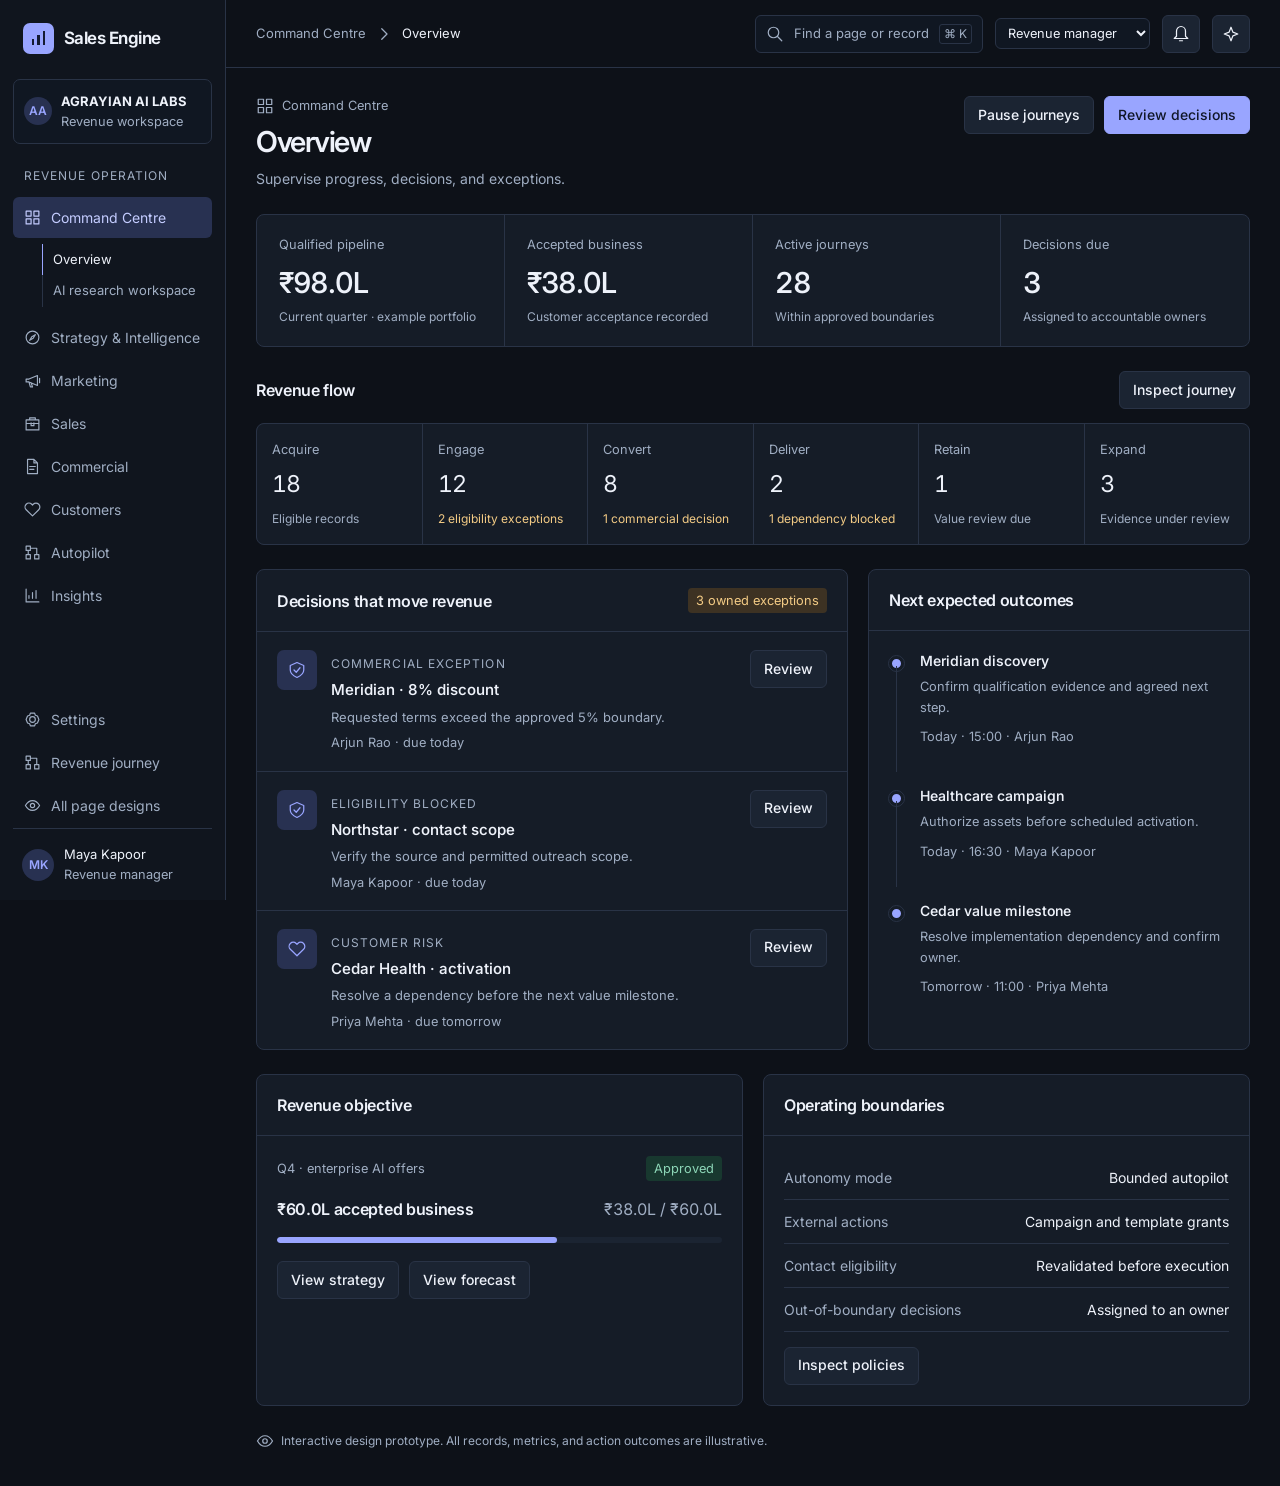
<file: Sales_Engine_Frontend_73_Screens/prototype/index.html>
<!doctype html>
<html lang="en"><head><meta charset="utf-8"><meta name="viewport" content="width=device-width, initial-scale=1"><meta name="theme-color" content="#10141b"><title>Sales Engine — Revenue workspace</title><meta name="description" content="An interactive dark interface design for the full Sales Engine revenue lifecycle."><link rel="icon" type="image/svg+xml" href="data:image/svg+xml,%3Csvg xmlns='http://www.w3.org/2000/svg' viewBox='0 0 32 32'%3E%3Crect width='32' height='32' rx='8' fill='%237e8bff'/%3E%3Cpath d='M8 23V16h5v7zm7 0V11h4v12zm6 0V6h4v17z' fill='%2310141b'/%3E%3C/svg%3E"><link rel="stylesheet" href="style.css"></head><body><div id="app"></div><div id="toast" role="status" aria-live="polite"></div><dialog id="modal" aria-labelledby="modal-title"></dialog><script src="data.js"></script><script src="app.js"></script></body></html>
</file>
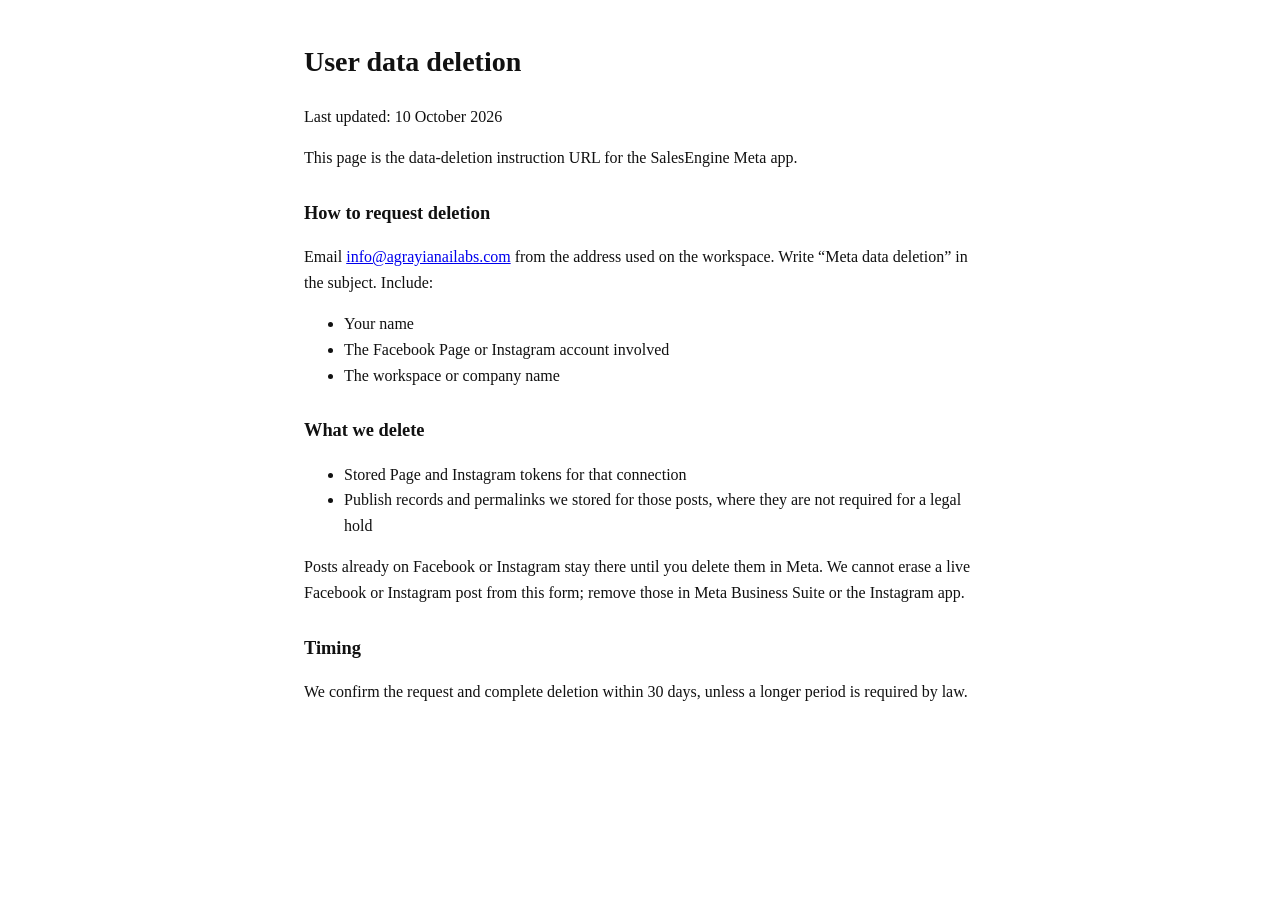
<file: legal/data-deletion.html>
<!DOCTYPE html>
<html lang="en">
<head>
  <meta charset="utf-8" />
  <meta name="viewport" content="width=device-width, initial-scale=1" />
  <title>Data deletion · AGRAYIAN AI Labs</title>
  <style>
    body { font-family: Georgia, serif; max-width: 42rem; margin: 2.5rem auto; padding: 0 1.25rem 4rem; line-height: 1.6; color: #111; }
    h1 { font-size: 1.75rem; }
    h2 { font-size: 1.15rem; margin-top: 1.75rem; }
  </style>
</head>
<body>
  <h1>User data deletion</h1>
  <p>Last updated: 10 October 2026</p>
  <p>This page is the data-deletion instruction URL for the SalesEngine Meta app.</p>

  <h2>How to request deletion</h2>
  <p>Email <a href="mailto:info@agrayianailabs.com">info@agrayianailabs.com</a> from the address used on the workspace. Write “Meta data deletion” in the subject. Include:</p>
  <ul>
    <li>Your name</li>
    <li>The Facebook Page or Instagram account involved</li>
    <li>The workspace or company name</li>
  </ul>

  <h2>What we delete</h2>
  <ul>
    <li>Stored Page and Instagram tokens for that connection</li>
    <li>Publish records and permalinks we stored for those posts, where they are not required for a legal hold</li>
  </ul>
  <p>Posts already on Facebook or Instagram stay there until you delete them in Meta. We cannot erase a live Facebook or Instagram post from this form; remove those in Meta Business Suite or the Instagram app.</p>

  <h2>Timing</h2>
  <p>We confirm the request and complete deletion within 30 days, unless a longer period is required by law.</p>
</body>
</html>
</file>
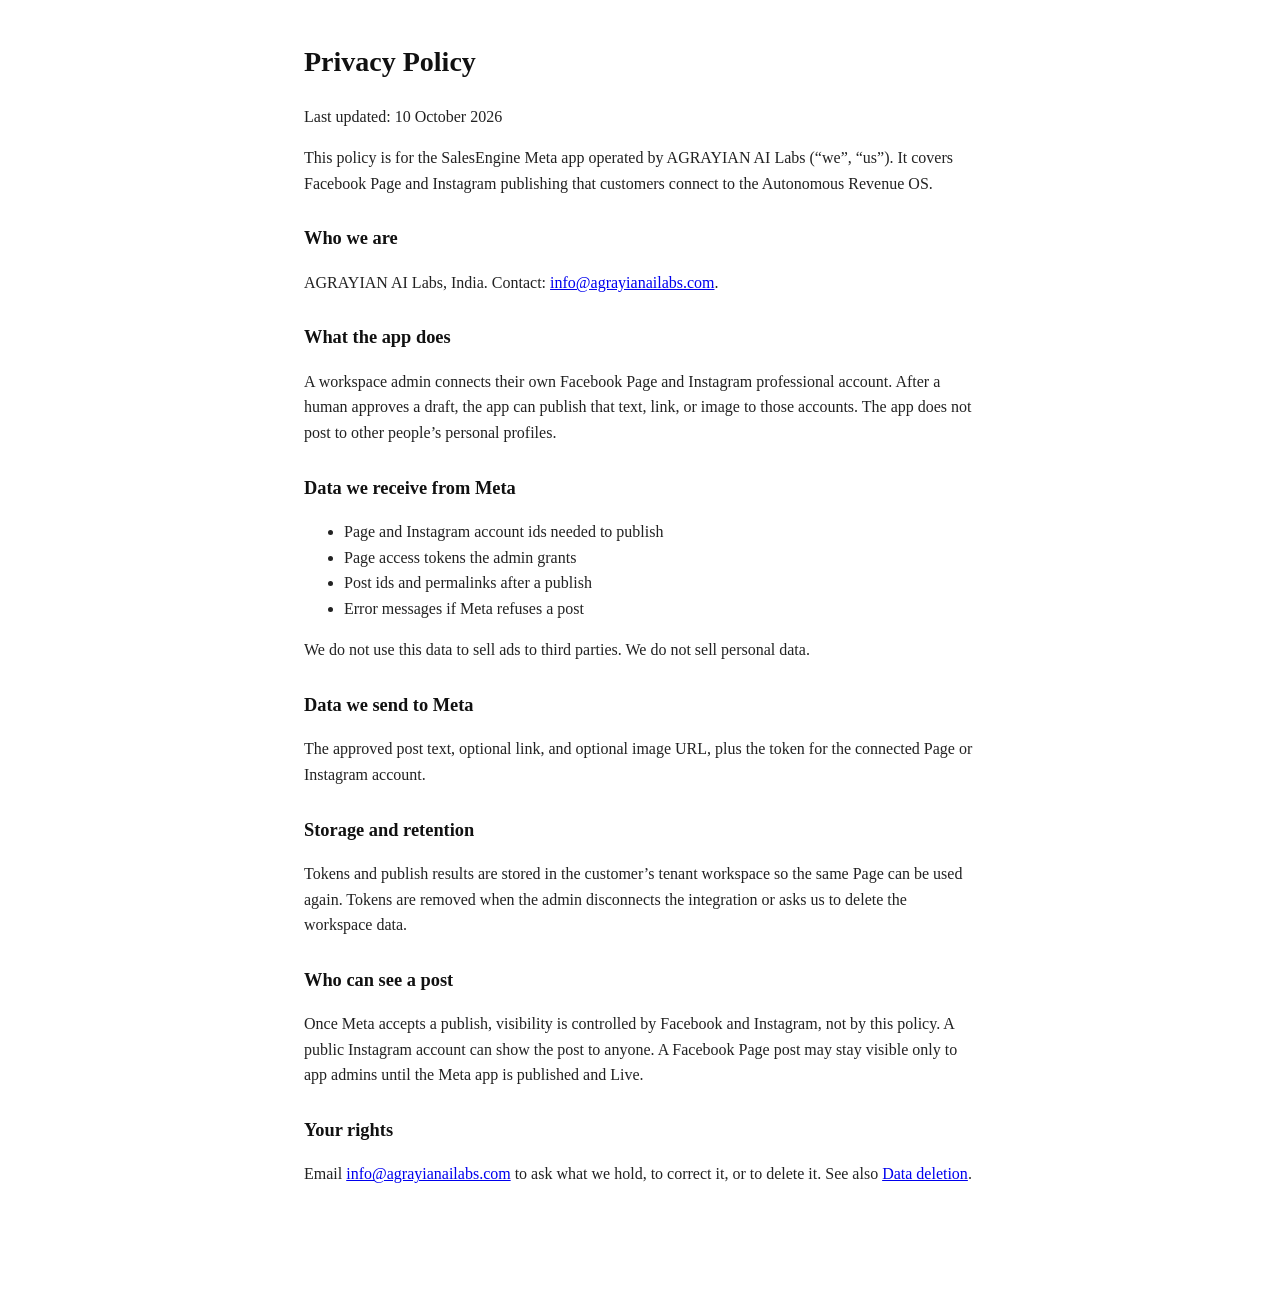
<file: legal/privacy.html>
<!DOCTYPE html>
<html lang="en">
<head>
  <meta charset="utf-8" />
  <meta name="viewport" content="width=device-width, initial-scale=1" />
  <title>Privacy Policy · AGRAYIAN AI Labs</title>
  <style>
    body { font-family: Georgia, serif; max-width: 42rem; margin: 2.5rem auto; padding: 0 1.25rem 4rem; line-height: 1.6; color: #111; }
    h1 { font-size: 1.75rem; }
    h2 { font-size: 1.15rem; margin-top: 1.75rem; }
    p, li { color: #222; }
  </style>
</head>
<body>
  <h1>Privacy Policy</h1>
  <p>Last updated: 10 October 2026</p>
  <p>This policy is for the SalesEngine Meta app operated by AGRAYIAN AI Labs (“we”, “us”). It covers Facebook Page and Instagram publishing that customers connect to the Autonomous Revenue OS.</p>

  <h2>Who we are</h2>
  <p>AGRAYIAN AI Labs, India. Contact: <a href="mailto:info@agrayianailabs.com">info@agrayianailabs.com</a>.</p>

  <h2>What the app does</h2>
  <p>A workspace admin connects their own Facebook Page and Instagram professional account. After a human approves a draft, the app can publish that text, link, or image to those accounts. The app does not post to other people’s personal profiles.</p>

  <h2>Data we receive from Meta</h2>
  <ul>
    <li>Page and Instagram account ids needed to publish</li>
    <li>Page access tokens the admin grants</li>
    <li>Post ids and permalinks after a publish</li>
    <li>Error messages if Meta refuses a post</li>
  </ul>
  <p>We do not use this data to sell ads to third parties. We do not sell personal data.</p>

  <h2>Data we send to Meta</h2>
  <p>The approved post text, optional link, and optional image URL, plus the token for the connected Page or Instagram account.</p>

  <h2>Storage and retention</h2>
  <p>Tokens and publish results are stored in the customer’s tenant workspace so the same Page can be used again. Tokens are removed when the admin disconnects the integration or asks us to delete the workspace data.</p>

  <h2>Who can see a post</h2>
  <p>Once Meta accepts a publish, visibility is controlled by Facebook and Instagram, not by this policy. A public Instagram account can show the post to anyone. A Facebook Page post may stay visible only to app admins until the Meta app is published and Live.</p>

  <h2>Your rights</h2>
  <p>Email <a href="mailto:info@agrayianailabs.com">info@agrayianailabs.com</a> to ask what we hold, to correct it, or to delete it. See also <a href="/data-deletion">Data deletion</a>.</p>
</body>
</html>
</file>
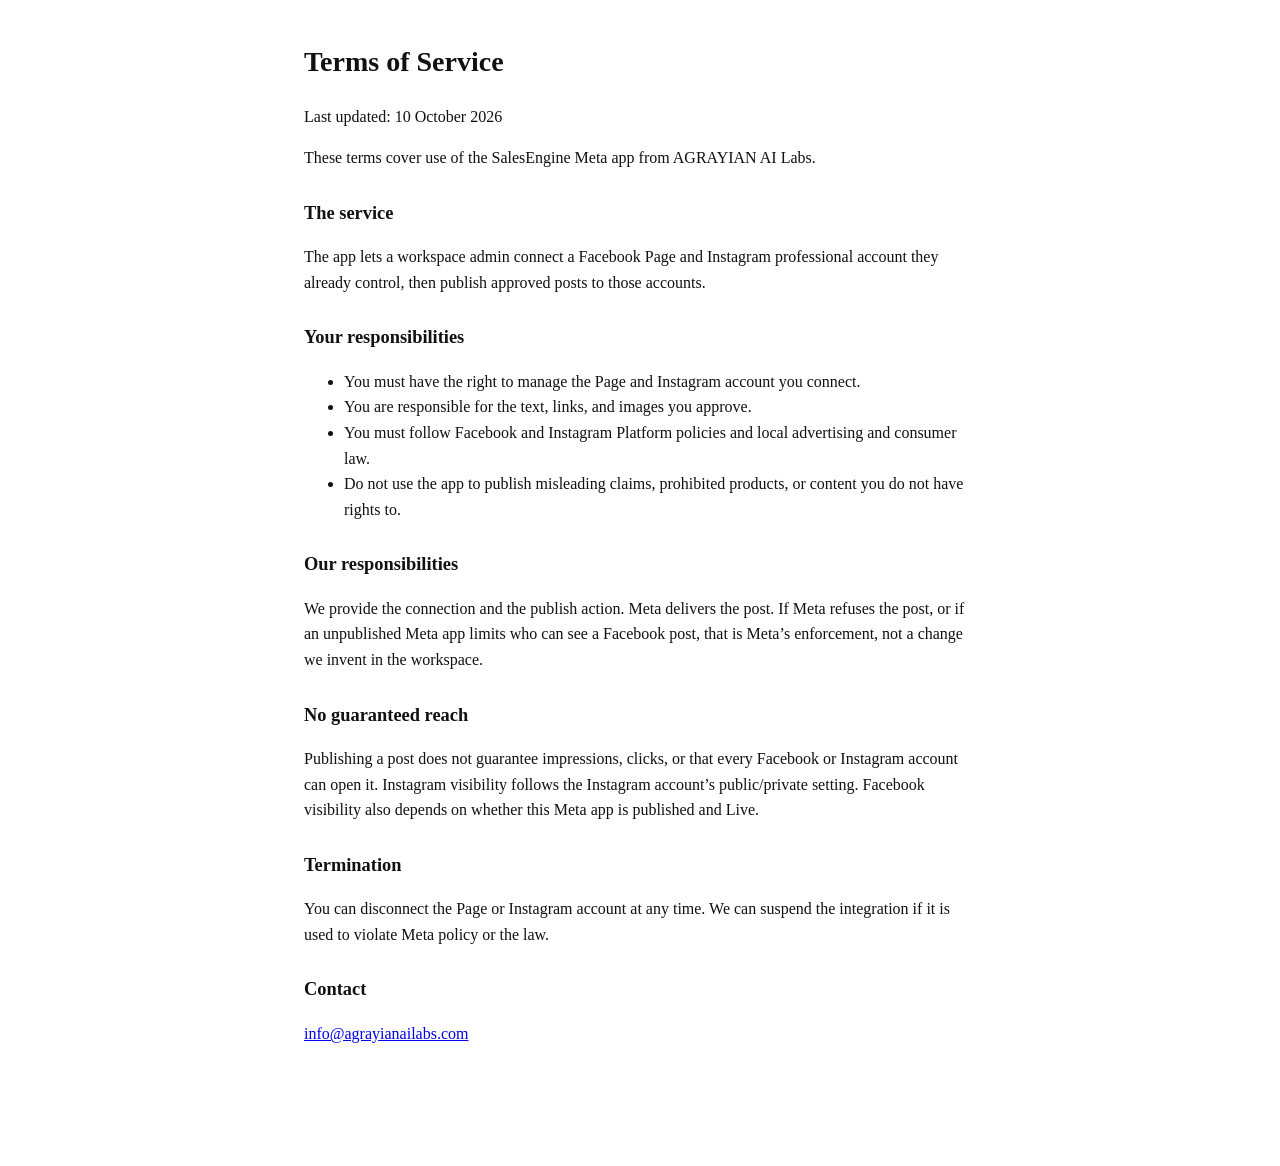
<file: legal/terms.html>
<!DOCTYPE html>
<html lang="en">
<head>
  <meta charset="utf-8" />
  <meta name="viewport" content="width=device-width, initial-scale=1" />
  <title>Terms of Service · AGRAYIAN AI Labs</title>
  <style>
    body { font-family: Georgia, serif; max-width: 42rem; margin: 2.5rem auto; padding: 0 1.25rem 4rem; line-height: 1.6; color: #111; }
    h1 { font-size: 1.75rem; }
    h2 { font-size: 1.15rem; margin-top: 1.75rem; }
  </style>
</head>
<body>
  <h1>Terms of Service</h1>
  <p>Last updated: 10 October 2026</p>
  <p>These terms cover use of the SalesEngine Meta app from AGRAYIAN AI Labs.</p>

  <h2>The service</h2>
  <p>The app lets a workspace admin connect a Facebook Page and Instagram professional account they already control, then publish approved posts to those accounts.</p>

  <h2>Your responsibilities</h2>
  <ul>
    <li>You must have the right to manage the Page and Instagram account you connect.</li>
    <li>You are responsible for the text, links, and images you approve.</li>
    <li>You must follow Facebook and Instagram Platform policies and local advertising and consumer law.</li>
    <li>Do not use the app to publish misleading claims, prohibited products, or content you do not have rights to.</li>
  </ul>

  <h2>Our responsibilities</h2>
  <p>We provide the connection and the publish action. Meta delivers the post. If Meta refuses the post, or if an unpublished Meta app limits who can see a Facebook post, that is Meta’s enforcement, not a change we invent in the workspace.</p>

  <h2>No guaranteed reach</h2>
  <p>Publishing a post does not guarantee impressions, clicks, or that every Facebook or Instagram account can open it. Instagram visibility follows the Instagram account’s public/private setting. Facebook visibility also depends on whether this Meta app is published and Live.</p>

  <h2>Termination</h2>
  <p>You can disconnect the Page or Instagram account at any time. We can suspend the integration if it is used to violate Meta policy or the law.</p>

  <h2>Contact</h2>
  <p><a href="mailto:info@agrayianailabs.com">info@agrayianailabs.com</a></p>
</body>
</html>
</file>
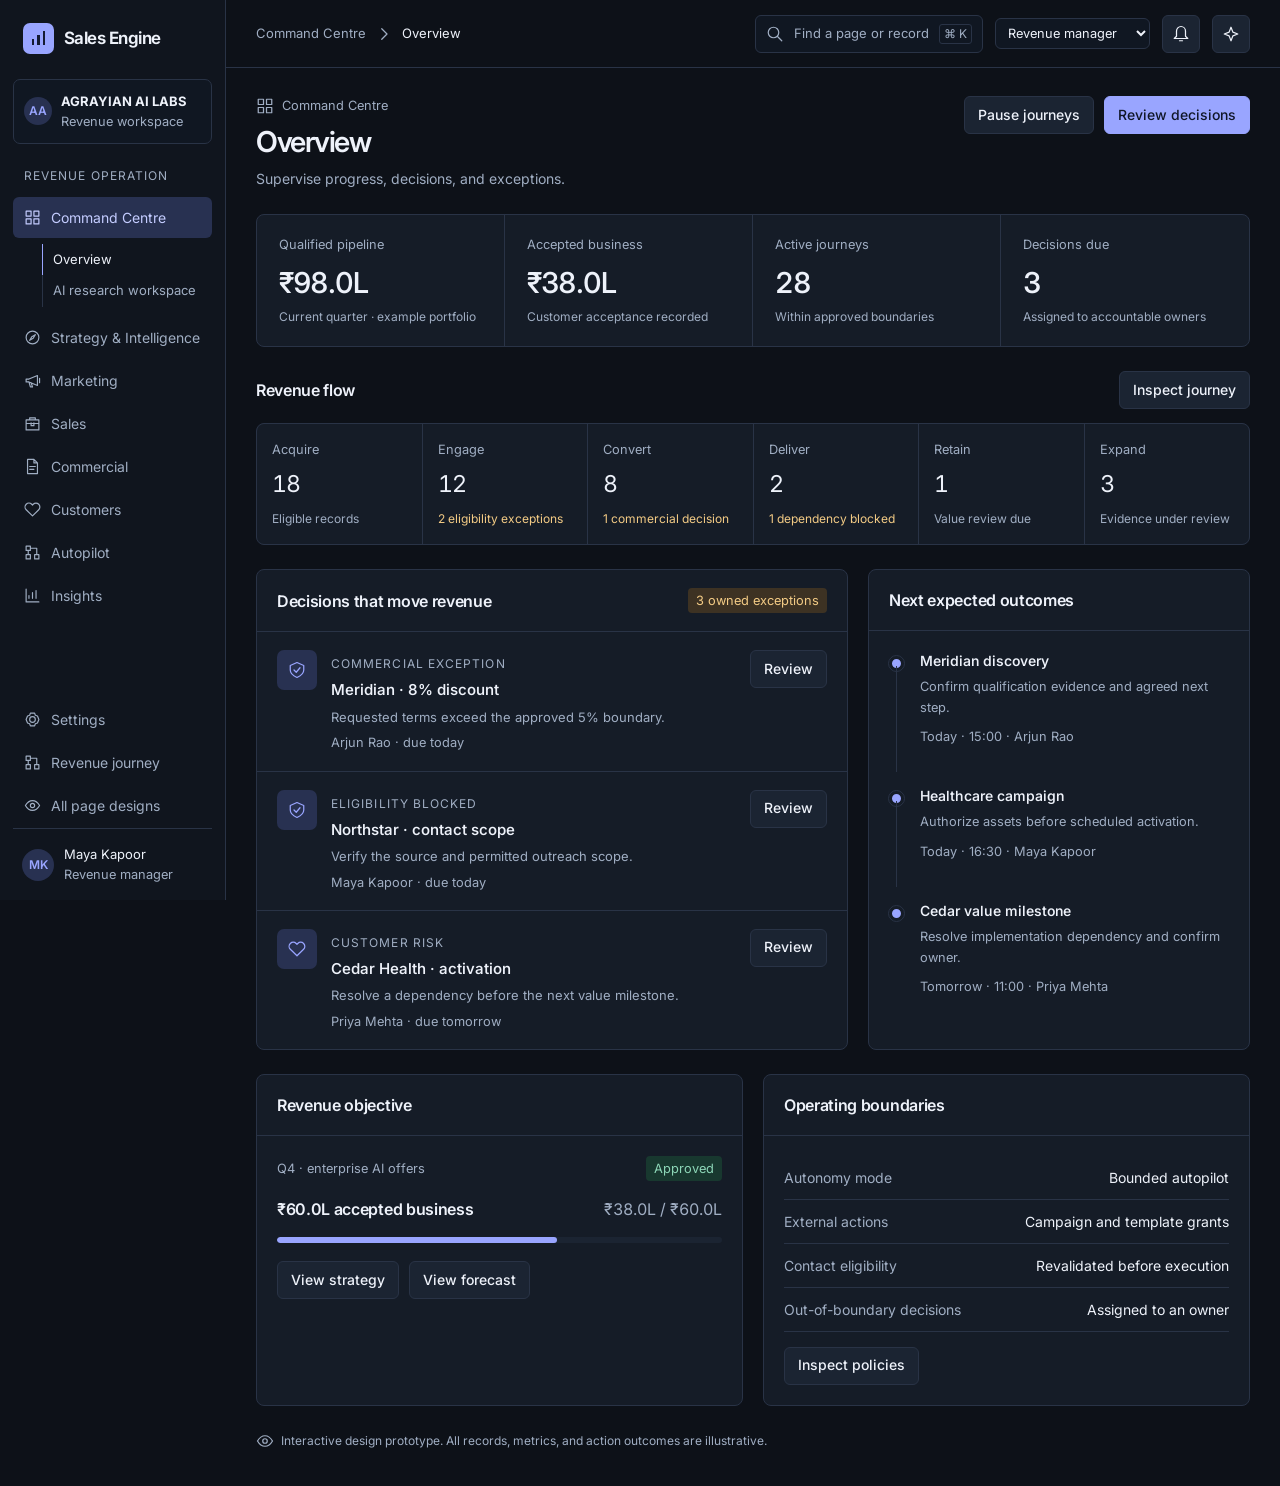
<file: Sales_Engine_Frontend_73_Screens/preview/sales-engine-all-73-screens.html>
<!doctype html>
<html lang="en"><head><meta charset="utf-8"><meta name="viewport" content="width=device-width, initial-scale=1"><meta name="theme-color" content="#10141b"><title>Sales Engine — Revenue workspace</title><meta name="description" content="An interactive dark interface design for the full Sales Engine revenue lifecycle."><link rel="icon" type="image/svg+xml" href="data:image/svg+xml,%3Csvg xmlns='http://www.w3.org/2000/svg' viewBox='0 0 32 32'%3E%3Crect width='32' height='32' rx='8' fill='%237e8bff'/%3E%3Cpath d='M8 23V16h5v7zm7 0V11h4v12zm6 0V6h4v17z' fill='%2310141b'/%3E%3C/svg%3E"><style>
@import url('https://fonts.googleapis.com/css2?family=Inter:wght@400;450;500;550;600;650;700&display=swap');
:root{color-scheme:dark;--bg:#0d1118;--sidebar:#10151e;--surface:#151c27;--raised:#1b2432;--input:#101722;--line:#293346;--ink:#eef2fa;--dim:#a0aec3;--faint:#7e8da4;--brand:#99a5ff;--brand-bg:#283151;--green:#8dd6b7;--green-bg:#18382f;--amber:#f3cb85;--amber-bg:#3d3223;--red:#ffabae;--red-bg:#43272e;--blue:#9dcaff;--blue-bg:#20354d;--radius:8px;font-family:Inter,-apple-system,BlinkMacSystemFont,'Segoe UI',sans-serif;font-size:16px}
*{box-sizing:border-box}body{margin:0;background:var(--bg);color:var(--ink);font-size:1rem;line-height:1.5}button,input,select,textarea{font:inherit}button,a,input,select,textarea{ -webkit-tap-highlight-color:transparent}button{cursor:pointer}a{color:inherit;text-decoration:none}button:disabled{opacity:.45;cursor:not-allowed}button:focus-visible,a:focus-visible,input:focus-visible,select:focus-visible,textarea:focus-visible{outline:2px solid var(--brand);outline-offset:3px}h1,h2,h3,p{margin:0}h1{font-size:1.8rem;line-height:1.2;font-weight:600;letter-spacing:-.045em}h2{font-size:1rem;font-weight:600;letter-spacing:-.02em}h3{font-size:.94rem;font-weight:550}p{line-height:1.65}.small{font-size:.8rem}.muted{color:var(--dim)}.num{font-variant-numeric:tabular-nums}.upper{font-size:.75rem;text-transform:uppercase;letter-spacing:.09em;color:var(--dim)}.nowrap{white-space:nowrap}.grow{flex:1}.flex{display:flex;align-items:center;gap:10px;flex-wrap:wrap}.between{display:flex;align-items:center;justify-content:space-between;gap:16px;flex-wrap:wrap}.stack{display:grid;gap:18px}.grid{display:grid;grid-template-columns:repeat(2,minmax(0,1fr));gap:20px}.grid.three{grid-template-columns:repeat(3,minmax(0,1fr))}.grid.wide{grid-template-columns:minmax(0,1.55fr) minmax(0,1fr)}.icon{width:18px;height:18px;display:inline-block;vertical-align:middle;stroke:currentColor;fill:none;stroke-width:1.65;stroke-linecap:round;stroke-linejoin:round;flex-shrink:0}.btn{display:inline-flex;align-items:center;justify-content:center;gap:8px;min-height:38px;padding:8px 13px;background:var(--raised);border:1px solid var(--line);border-radius:6px;color:var(--ink);font-size:.875rem;font-weight:500;line-height:1.35}.btn:hover{background:#263248}.btn.primary{background:var(--brand);color:#101628;border-color:var(--brand)}.btn.primary:hover{background:#b3bcff}.btn.ghost{background:transparent}.btn.danger{color:var(--red)}.btn.sm{padding:6px 9px;min-height:32px;font-size:.8125rem}.btn.iconbtn{width:38px;padding:8px}.tag{display:inline-flex;align-items:center;gap:6px;padding:3px 8px;border-radius:4px;background:var(--raised);color:var(--dim);font-size:.8rem;white-space:nowrap}.tag.good{background:var(--green-bg);color:var(--green)}.tag.warn{background:var(--amber-bg);color:var(--amber)}.tag.bad{background:var(--red-bg);color:var(--red)}.tag.info{background:var(--blue-bg);color:var(--blue)}.tag.purple{background:var(--brand-bg);color:var(--brand)}.avatar{display:inline-flex;align-items:center;justify-content:center;width:32px;height:32px;border-radius:50%;background:var(--brand-bg);color:var(--brand);font-size:.75rem;font-weight:600}.avatar.square{border-radius:7px;width:40px;height:40px}.panel{background:var(--surface);border:1px solid var(--line);border-radius:var(--radius);min-width:0}.panel-head{padding:18px 20px;border-bottom:1px solid var(--line);display:flex;align-items:center;justify-content:space-between;gap:12px;flex-wrap:wrap}.panel-body{padding:20px}.panel-foot{padding:13px 20px;border-top:1px solid var(--line);font-size:.8rem;color:var(--dim)}.rule{border:0;border-top:1px solid var(--line);margin:18px 0}.app-shell{display:grid;grid-template-columns:226px minmax(0,1fr);min-height:100vh}.sidebar{background:var(--sidebar);border-right:1px solid var(--line);padding:23px 13px 16px;position:sticky;top:0;align-self:start;height:100vh;overflow-y:auto;display:flex;flex-direction:column}.brand{display:flex;gap:10px;align-items:center;padding:0 10px 25px;font-size:1.06rem;font-weight:650;letter-spacing:-.03em}.brand-mark{display:flex;align-items:flex-end;gap:3px;background:var(--brand);padding:9px;width:31px;height:31px;border-radius:7px}.brand-mark i{display:block;width:3px;background:#151b32}.brand-mark i:nth-child(1){height:6px}.brand-mark i:nth-child(2){height:10px}.brand-mark i:nth-child(3){height:14px}.tenant{display:flex;gap:9px;align-items:center;padding:12px 10px;background:var(--input);border:1px solid var(--line);border-radius:7px;margin-bottom:23px;font-size:.8125rem}.tenant .avatar{width:28px;height:28px}.side-label{padding:0 11px 10px}.nav-item{width:100%;border:0;background:transparent;color:var(--dim);display:flex;align-items:center;gap:10px;text-align:left;padding:10px 11px;border-radius:6px;font-size:.875rem;margin:2px 0}.nav-item:hover{background:var(--raised);color:var(--ink)}.nav-item.active{background:var(--brand-bg);color:#c4ccff}.nav-item .icon{width:17px;height:17px}.nav-sub{padding:4px 0 8px 29px}.nav-sub a{display:block;color:var(--dim);padding:6px 10px;border-left:1px solid var(--line);font-size:.8125rem}.nav-sub a.active{color:var(--ink);border-color:var(--brand)}.nav-sub a:hover{color:var(--brand)}.side-bottom{margin-top:auto;padding-top:24px}.operator{border-top:1px solid var(--line);padding:16px 9px 0;display:flex;gap:10px;align-items:center;font-size:.8125rem}.app-main{min-width:0}.topbar{height:68px;padding:0 30px;background:var(--bg);border-bottom:1px solid var(--line);display:flex;align-items:center;gap:18px;position:sticky;top:0;z-index:10}.crumb{font-size:.8125rem;color:var(--dim);display:flex;align-items:center;gap:9px;min-width:0}.crumb span:last-child{color:var(--ink)}.top-right{margin-left:auto;display:flex;gap:12px;align-items:center}.searchbutton{display:flex;gap:10px;align-items:center;background:var(--input);border:1px solid var(--line);border-radius:6px;color:var(--dim);padding:8px 10px;font-size:.8125rem;min-width:190px}kbd{font:inherit;font-size:.75rem;border:1px solid var(--line);border-radius:3px;padding:0 4px;margin-left:auto}.demo{color:var(--dim);font-size:.75rem;white-space:nowrap}.mobile-menu{display:none}.content{padding:28px 30px 36px;max-width:1640px;margin:auto}.page-head{display:flex;align-items:flex-start;justify-content:space-between;gap:20px;margin-bottom:24px;flex-wrap:wrap}.page-head .subtitle{margin-top:7px;font-size:.875rem;color:var(--dim);max-width:670px}.context{font-size:.8rem;color:var(--dim);display:flex;align-items:center;gap:8px;margin-bottom:10px}.tabs{display:flex;gap:24px;border-bottom:1px solid var(--line);margin:0 0 24px;overflow-x:auto}.tabs button,.tabs a{font-size:.875rem;white-space:nowrap;background:transparent;border:0;border-bottom:2px solid transparent;color:var(--dim);padding:0 0 12px}.tabs .active{border-color:var(--brand);color:var(--ink)}.stats{display:grid;grid-template-columns:repeat(4,minmax(0,1fr));gap:0;background:var(--surface);border:1px solid var(--line);border-radius:8px;margin-bottom:24px}.stat{padding:20px 22px;border-right:1px solid var(--line)}.stat:last-child{border-right:0}.stat-name{font-size:.8rem;color:var(--dim)}.stat-value{font-size:1.8rem;font-weight:550;letter-spacing:-.045em;margin:7px 0 4px}.stat-note{font-size:.75rem;color:var(--dim)}.stat-note.positive{color:var(--green)}.stat-note.caution{color:var(--amber)}.table-wrap{overflow-x:auto}table{border-collapse:collapse;width:100%;text-align:left;font-size:.875rem}th{color:var(--dim);font-weight:500;font-size:.78rem;background:var(--input);padding:13px 18px;border-bottom:1px solid var(--line);white-space:nowrap}td{padding:16px 18px;border-bottom:1px solid var(--line);vertical-align:middle;min-width:95px}td:first-child{min-width:190px}tr:last-child td{border-bottom:0}tbody tr:hover{background:#192332}.record-link{display:inline-flex;gap:11px;align-items:center;color:var(--ink);font-weight:500;cursor:pointer}.record-link:hover{color:var(--brand)}.record-meta{font-size:.75rem;color:var(--dim);font-weight:400;margin-top:3px}.toolbar{display:flex;align-items:center;gap:10px;padding:15px 18px;flex-wrap:wrap}.toolbar input{min-width:210px;flex:1;max-width:320px}.input,input,select,textarea{background:var(--input);color:var(--ink);border:1px solid var(--line);border-radius:6px;padding:10px 12px;font-size:.875rem;min-width:0}input::placeholder,textarea::placeholder{color:var(--faint)}select{max-width:100%}label.field{display:grid;gap:8px;font-size:.875rem;color:var(--dim)}label.field input,label.field select,label.field textarea{width:100%;color:var(--ink)}textarea{min-height:120px;resize:vertical}.form-grid{display:grid;grid-template-columns:repeat(2,minmax(0,1fr));gap:18px}.empty{text-align:center;padding:55px 24px;color:var(--dim)}.empty h3{color:var(--ink);margin:12px 0 8px}.empty .btn{margin-top:18px}.row{display:flex;align-items:flex-start;gap:14px;padding:18px 20px;border-bottom:1px solid var(--line)}.row:last-child{border-bottom:0}.row .main{min-width:0;flex:1}.row p{font-size:.8125rem;color:var(--dim);margin-top:5px}.row .row-actions{display:flex;gap:7px;align-items:center;flex-wrap:wrap}.row .small{margin-top:5px}.due{color:var(--amber);font-size:.8rem}.journey-lanes{display:grid;grid-template-columns:repeat(6,minmax(0,1fr));gap:1px;background:var(--line);border:1px solid var(--line);border-radius:8px;overflow:hidden;margin-bottom:24px}.lane{background:var(--surface);padding:16px 15px;cursor:pointer;min-width:0}.lane:hover{background:var(--raised)}.lane .name{font-size:.8rem;color:var(--dim)}.lane .total{font-size:1.45rem;letter-spacing:-.03em;margin:8px 0}.lane .lane-note{font-size:.75rem;color:var(--dim)}.lane .lane-note.warn{color:var(--amber)}.line-item{display:flex;justify-content:space-between;gap:15px;padding:11px 0;font-size:.875rem;border-bottom:1px solid var(--line)}.line-item:last-child{border:0}.line-item span:first-child{color:var(--dim)}.timeline{padding:0 20px}.time-event{display:flex;gap:16px;padding:19px 0;position:relative}.time-event:before{content:'';position:absolute;left:7px;top:35px;bottom:-6px;border-left:1px solid var(--line)}.time-event:last-child:before{display:none}.time-dot{margin-top:6px;width:15px;height:15px;border:3px solid var(--surface);background:var(--brand);border-radius:50%;outline:1px solid var(--line);flex-shrink:0}.time-event h3{font-size:.875rem}.time-event p{font-size:.8rem;color:var(--dim);margin:5px 0}.eyebrow{color:var(--brand);font-size:.75rem;font-weight:550;letter-spacing:.06em;text-transform:uppercase;margin-bottom:9px}.callout{display:flex;align-items:flex-start;gap:12px;background:var(--brand-bg);border:1px solid #424e79;padding:15px 18px;border-radius:7px;font-size:.875rem;margin-bottom:22px}.callout.warn{background:var(--amber-bg);border-color:#655034;color:var(--amber)}.callout.good{background:var(--green-bg);border-color:#2c6553;color:var(--green)}.callout p{font-size:.8rem;margin-top:4px;color:var(--dim)}.health-number{font-size:3rem;font-weight:550;letter-spacing:-.055em;line-height:1}.progress{height:6px;background:var(--raised);border-radius:3px;overflow:hidden}.progress i{height:100%;display:block;background:var(--brand);border-radius:3px}.progress.good i{background:var(--green)}.progress.warn i{background:var(--amber)}.board{display:grid;grid-template-columns:repeat(4,minmax(230px,1fr));gap:16px;overflow-x:auto;padding-bottom:8px}.board-col{background:var(--input);border:1px solid var(--line);border-radius:8px;padding:13px;align-self:start}.board-head{display:flex;justify-content:space-between;gap:10px;align-items:center;margin-bottom:16px;font-size:.875rem}.deal-card{background:var(--surface);border:1px solid var(--line);padding:16px;border-radius:7px;display:grid;gap:12px;margin-bottom:12px}.deal-card h3{font-size:.875rem}.deal-card .amount{font-size:1.25rem;font-weight:550}.deal-card .small{font-size:.75rem}.step-list{padding:8px 20px}.step{display:flex;align-items:flex-start;gap:15px;padding:17px 0;border-bottom:1px solid var(--line)}.step:last-child{border:0}.step-number{font-variant-numeric:tabular-nums;display:flex;justify-content:center;align-items:center;width:30px;height:30px;flex-shrink:0;background:var(--raised);border-radius:50%;font-size:.8rem;color:var(--dim)}.step.done .step-number{background:var(--green-bg);color:var(--green)}.step.current .step-number{background:var(--brand-bg);color:var(--brand)}.step .step-body{flex:1;min-width:0}.step p{font-size:.8rem;color:var(--dim);margin-top:4px}.step.current{background:linear-gradient(90deg,transparent,var(--brand-bg),transparent)}.switch{display:flex;align-items:center;justify-content:space-between;gap:20px;padding:17px 0;border-bottom:1px solid var(--line)}.switch:last-child{border:0}.switch p{font-size:.8rem;color:var(--dim);margin-top:3px}.switch input{appearance:none;width:38px;height:22px;border-radius:20px;min-width:38px;background:#374257;border:1px solid var(--line);padding:2px;position:relative;cursor:pointer}.switch input:after{content:'';display:block;background:#b6c0d1;width:16px;height:16px;border-radius:50%;transition:transform .15s}.switch input:checked{background:var(--brand)}.switch input:checked:after{background:#141b31;transform:translateX(15px)}.quote-paper{background:#e8edf5;color:#1a2435;border-radius:5px;padding:35px}.quote-paper .muted{color:#536176}.quote-paper table{color:#1a2435;margin-top:26px}.quote-paper th{background:#dbe3ee;color:#536176;border-color:#c3cedd}.quote-paper td{border-color:#c3cedd}.quote-paper tbody tr:hover{background:transparent}.quote-paper .line-item{border-color:#c3cedd}.quote-paper .line-item span:first-child{color:#536176}.quote-paper h2{font-size:1.5rem}.mini-chart{height:180px;display:flex;align-items:flex-end;gap:13px;padding:12px 0 24px}.bar-col{flex:1;display:grid;gap:7px;text-align:center;color:var(--dim);font-size:.75rem}.bar{background:#5967bb;border-radius:3px 3px 0 0;min-height:4px}.bar-col:nth-last-child(1) .bar{background:var(--brand)}.chart-legend{display:flex;gap:18px;font-size:.8rem;color:var(--dim);margin-top:8px}.legend-square{width:8px;height:8px;background:var(--brand);display:inline-block;margin-right:6px}.calendar-grid{display:grid;grid-template-columns:repeat(5,minmax(0,1fr));border-top:1px solid var(--line);border-left:1px solid var(--line)}.calendar-day{min-height:230px;border-bottom:1px solid var(--line);border-right:1px solid var(--line);padding:12px;font-size:.8rem}.calendar-day .day-label{color:var(--dim);margin-bottom:16px}.calendar-event{background:var(--brand-bg);color:#c7ceff;padding:11px;border-left:2px solid var(--brand);border-radius:4px;margin:8px 0;font-size:.8rem}.calendar-event p{font-size:.75rem;margin-top:6px;color:var(--dim)}.conversation-layout{display:grid;grid-template-columns:260px minmax(0,1fr)}.conversation-list{border-right:1px solid var(--line)}.message{padding:18px 22px;margin:20px;border:1px solid var(--line);border-radius:8px;font-size:.875rem}.message.out{background:var(--input)}.message p{margin-top:12px}.message .message-head{display:flex;justify-content:space-between;gap:15px;font-size:.8rem;color:var(--dim)}.message-compose{margin:20px;display:grid;gap:12px}.message-compose textarea{min-height:115px}.workspace-card{display:grid;gap:15px;padding:20px}.workspace-card p{color:var(--dim);font-size:.875rem}.checklist{list-style:none;padding:0;margin:0}.checklist li{display:flex;gap:10px;align-items:flex-start;font-size:.875rem;padding:12px 0;border-bottom:1px solid var(--line)}.checklist li:last-child{border:0}.checklist .icon{color:var(--green)}.checklist .icon.wait{color:var(--amber)}.phase-nav{display:flex;gap:8px;flex-wrap:wrap;margin-bottom:22px}.phase-nav span{background:var(--surface);border:1px solid var(--line);border-radius:5px;padding:8px 12px;font-size:.8rem;color:var(--dim)}.phase-nav span.active{border-color:var(--brand);color:var(--brand);background:var(--brand-bg)}.auth{min-height:100vh;display:grid;grid-template-columns:minmax(0,1.05fr) minmax(0,1fr)}.auth-story{background:var(--sidebar);border-right:1px solid var(--line);padding:50px;display:flex;flex-direction:column;justify-content:space-between}.auth-story h1{font-size:3rem;max-width:520px;line-height:1.15}.auth-story p{max-width:480px;color:var(--dim);margin-top:24px}.auth-form{display:grid;place-items:center;padding:35px}.auth-box{width:min(420px,100%);display:grid;gap:22px}.auth-box h1{font-size:1.8rem}.auth-box .btn{width:100%}.capture-page{min-height:100vh;display:grid;place-items:center;padding:35px;background:radial-gradient(ellipse at top,#202b46,var(--bg) 60%)}.capture-card{width:min(680px,100%);padding:32px}.public-brand{display:flex;gap:10px;align-items:center;margin-bottom:30px;font-weight:600}.flowmap{display:grid;grid-template-columns:repeat(3,minmax(0,1fr));gap:20px}.flow-phase{background:var(--surface);border:1px solid var(--line);border-radius:8px;padding:22px}.flow-phase .upper{color:var(--brand)}.flow-phase h2{margin:9px 0 12px;font-size:1.15rem}.flow-phase p{font-size:.85rem;color:var(--dim)}.flow-phase .next{padding-top:15px;margin-top:15px;border-top:1px solid var(--line);font-size:.8rem}.flow-phase .btn{margin-top:16px}dialog{padding:0;background:var(--surface);color:var(--ink);border:1px solid #3c4861;border-radius:10px;width:min(650px,calc(100vw - 32px));max-height:calc(100vh - 50px);box-shadow:0 30px 100px #0008}dialog::backdrop{background:#050912c9;backdrop-filter:blur(4px)}.modal-head{padding:20px 24px;display:flex;align-items:center;justify-content:space-between;border-bottom:1px solid var(--line);gap:12px}.modal-head h2{font-size:1.1rem}.modal-body{padding:24px;display:grid;gap:20px}.modal-foot{padding:16px 24px;border-top:1px solid var(--line);display:flex;gap:10px;justify-content:flex-end}.command-results{max-height:420px;overflow:auto}.command-results a{display:flex;gap:12px;padding:12px 14px;border-radius:6px;font-size:.875rem}.command-results a:hover{background:var(--raised)}.command-results small{color:var(--dim);margin-left:auto}#toast{position:fixed;bottom:24px;right:24px;z-index:50;max-width:min(440px,calc(100vw - 40px));background:var(--raised);color:var(--ink);padding:14px 18px;border:1px solid #465675;border-radius:8px;font-size:.875rem;box-shadow:0 8px 40px #0008;display:none}#toast.show{display:block}.notice{font-size:.75rem;color:var(--dim);margin-top:26px;display:flex;align-items:center;gap:7px}.copilot-note{border-left:2px solid var(--brand);padding-left:14px;font-size:.875rem;color:var(--dim)}.device-strip{background:var(--input);padding:12px 20px;border-bottom:1px solid var(--line);color:var(--dim);font-size:.8rem}.responsive-list{display:grid;gap:14px}.loading-line{height:12px;border-radius:4px;background:var(--raised);margin:15px 0}.loading-line.wide{width:85%}.loading-line.short{width:40%}.settings-menu{display:grid;grid-template-columns:repeat(2,minmax(0,1fr));gap:14px}.setting-card{padding:18px;border:1px solid var(--line);border-radius:7px;background:var(--input);display:flex;gap:12px}.setting-card p{font-size:.8rem;color:var(--dim);margin-top:5px}.section-gap{margin-top:24px}.mode-grid{display:grid;grid-template-columns:repeat(3,minmax(0,1fr));gap:12px}.mode-card{padding:17px;border:1px solid var(--line);border-radius:7px;background:var(--input);text-align:left;color:var(--ink)}.mode-card.selected{border-color:var(--brand);background:var(--brand-bg)}.mode-card p{font-size:.8rem;color:var(--dim);margin-top:7px}.checkbox{accent-color:var(--brand);width:17px;height:17px}.role-pick{font-size:.8rem;padding:6px 8px;max-width:155px}.sticky-action{margin-top:24px;display:flex;justify-content:flex-end;gap:10px}.table-footer{display:flex;justify-content:space-between;align-items:center;padding:12px 18px;font-size:.8rem;color:var(--dim);border-top:1px solid var(--line);gap:12px;flex-wrap:wrap}[hidden]{display:none!important}
@media(min-width:1600px){.content{padding:35px 45px}.topbar{padding:0 45px}}@media(max-width:1200px){.app-shell{grid-template-columns:204px minmax(0,1fr)}.sidebar{padding:20px 10px}.content{padding:24px}.topbar{padding:0 24px}.grid.wide{grid-template-columns:1fr}.flowmap{grid-template-columns:repeat(2,minmax(0,1fr))}.demo{display:none}.journey-lanes{grid-template-columns:repeat(3,minmax(0,1fr))}.grid.three{grid-template-columns:repeat(2,minmax(0,1fr))}}@media(max-width:950px){.stats{grid-template-columns:repeat(2,minmax(0,1fr))}.stat:nth-child(2){border-right:0}.stat:nth-child(-n+2){border-bottom:1px solid var(--line)}.grid{grid-template-columns:1fr}.mode-grid{grid-template-columns:1fr}.conversation-layout{grid-template-columns:190px minmax(0,1fr)}.calendar-grid{grid-template-columns:repeat(3,minmax(160px,1fr));overflow:auto}.auth-story{padding:32px}.auth-story h1{font-size:2.4rem}.top-right .role-pick{display:none}}@media(max-width:760px){.app-shell{display:block}.sidebar{display:none;position:fixed;inset:0 auto 0 0;width:270px;z-index:30;box-shadow:20px 0 100px #0009}.sidebar.open{display:flex}.mobile-menu{display:inline-flex}.topbar{padding:0 16px;height:60px;gap:12px}.searchbutton{min-width:0;width:36px;padding:8px}.searchbutton span,.searchbutton kbd{display:none}.top-right{gap:6px}.top-right .avatar{display:none}.content{padding:22px 16px}.grid.three,.flowmap,.settings-menu{grid-template-columns:1fr}.form-grid{grid-template-columns:1fr}.page-head{gap:15px}.page-head>.flex{width:100%}h1{font-size:1.65rem}.stats{margin-bottom:20px}.stat{padding:16px}.stat-value{font-size:1.5rem}.journey-lanes{grid-template-columns:repeat(2,minmax(0,1fr))}.panel-body{padding:16px}.panel-head{padding:16px}.row{padding:16px;flex-wrap:wrap}.row-actions{margin-left:auto}.quote-paper{padding:20px}.conversation-layout{grid-template-columns:1fr}.conversation-list{border-right:0;border-bottom:1px solid var(--line)}.conversation-list .row:not(:first-child){display:none}.auth{grid-template-columns:1fr}.auth-story{display:none}.auth-form{min-height:100vh;padding:25px}.capture-page{padding:18px}.capture-card{padding:22px}.toolbar{padding:14px}.toolbar input{min-width:150px;max-width:none}.board{grid-template-columns:repeat(4,240px)}.notice{flex-wrap:wrap}.topbar .crumb span:first-child{display:none}}@media(prefers-reduced-motion:reduce){*{scroll-behavior:auto!important;transition:none!important}}@media(pointer:coarse){.btn,.nav-item,.nav-sub a,.tabs a,.tabs button{min-height:44px}.role-pick{min-height:44px}input,select,textarea{font-size:1rem}}
.crumb{flex:1;overflow:hidden}.crumb span:last-child{overflow:hidden;text-overflow:ellipsis;white-space:nowrap}.top-right{flex-shrink:0}.calendar-event{display:block}.panel-foot .btn{margin-left:8px}.message-compose .callout{margin-bottom:0}.quote-paper .rule{border-color:#c3cedd}@media(max-width:1440px){.topbar .demo{display:none}}@media(max-width:1100px){.top-right .role-pick{display:none}}

</style></head><body><div id="app"></div><div id="toast" role="status" aria-live="polite"></div><dialog id="modal" aria-labelledby="modal-title"></dialog><script>
'use strict';
const WORKSPACES=[
{id:'command',name:'Command Centre',icon:'dashboard',start:'home'},
{id:'strategy',name:'Strategy & Intelligence',icon:'compass',start:'strategy'},
{id:'marketing',name:'Marketing',icon:'megaphone',start:'campaigns'},
{id:'sales',name:'Sales',icon:'briefcase',start:'leads'},
{id:'commercial',name:'Commercial',icon:'document',start:'commercial'},
{id:'customers',name:'Customers',icon:'heart',start:'customers'},
{id:'autopilot',name:'Autopilot',icon:'workflow',start:'runs'},
{id:'insights',name:'Insights',icon:'chart',start:'forecast'},
{id:'settings',name:'Settings',icon:'settings',start:'company'}];
const SCREENS=[
['home','command','Overview','home','Supervise progress, decisions, and exceptions.','Review decisions','approvals','/'],
['flow','command','Revenue journey','flow','Follow the connected lifecycle and its accountable handoffs.','Open active journey','run-detail',null],
['strategy','strategy','Revenue strategy','strategy','Set the target, offer, audience, and operating boundaries.','Edit strategy','icps',null],
['icps','strategy','Ideal customer profiles','table','Define fit and qualification evidence for each segment.','New profile','market','/icps'],
['market','strategy','Market overview','market','Discover relevant account opportunities from fresh evidence.','Review signals','signals','/market'],
['market-detail','strategy','Account intelligence','market-detail','Understand buying context before choosing an account journey.','Create campaign brief','campaign-detail','/market/[id]'],
['signals','strategy','Signal inbox','table','Assess evidence relevance, freshness, and source confidence.','Add source','triggers','/market/signals'],
['triggers','strategy','Signal triggers','table','Turn trusted evidence into bounded workflow recommendations.','New trigger','campaigns','/market/triggers'],
['campaigns','marketing','Campaigns','table','Connect audience, assets, budget, and qualified pipeline.','New campaign','campaign-detail','/campaigns'],
['campaign-detail','marketing','Enterprise AI · campaign','campaign-detail','One approved plan for content, distribution, and acquisition.','Review launch','content',null],
['content','marketing','Content studio','content','Prepare grounded campaign assets with reviewable claims.','Create brief','content-editor','/content'],
['content-editor','marketing','Content editor','content-editor','Review the asset, evidence, and channel before scheduling.','Schedule asset','calendar',null],
['social','marketing','Social publishing','table','Schedule approved posts and inspect publication outcomes.','New post','calendar','/social'],
['calendar','marketing','Marketing calendar','calendar','Coordinate campaign assets and channel delivery.','Schedule content','acquisition',null],
['acquisition','marketing','Inbound acquisition','acquisition','Capture attributed demand and hand it to the right journey.','New capture form','leads','/acquisition'],
['leads','sales','Leads','table','Qualify, route, and progress every eligible lead.','Add lead','lead-detail','/leads'],
['lead-detail','sales','Lina Shah · lead','lead-detail','One owner, one next step, and a visible path into a qualified deal.','Open conversation','conversations','/leads/[id]'],
['accounts','sales','Accounts','table','Coordinate contacts, opportunities, and customer context.','Add account','account-detail','/accounts'],
['account-detail','sales','Meridian Logistics','account-detail','Keep account evidence and relationship progress together.','View deal room','opportunity-detail','/accounts/[id]'],
['contacts','sales','Contacts','table','Track stakeholders, eligibility, and relationship context.','Add contact','contact-detail','/contacts'],
['contact-detail','sales','Lina Shah · contact','contact-detail','See stakeholder role, permitted channels, and linked work.','Open lead','lead-detail','/contacts/[id]'],
['imports','sales','Import centre','imports','Validate records and eligibility before activating a journey.','Upload CSV','leads','/imports'],
['sequences','sales','Outreach sequences','table','Only activated, versioned sequences may execute.','Build sequence','sequence-builder','/sequences'],
['sequence-builder','sales','Sequence builder','sequence-builder','Compose a bounded journey with waits, replies, and stop conditions.','Validate sequence','policies',null],
['conversations','sales','Conversations','conversations','Resolve replies while the journey keeps its context.','Draft response','meetings','/conversations'],
['meetings','sales','Meetings','table','Prepare, record outcomes, and hand off qualified opportunities.','Book meeting','meeting-detail','/meetings'],
['meeting-detail','sales','Meridian · discovery','meeting-detail','Turn the conversation into verified qualification and next steps.','Confirm outcome','opportunity-detail',null],
['voice','sales','Voice workspace','voice','Prepare approved scripts and review call readiness.','Review script','meeting-detail','/automation/voice-scripts'],
['pipeline','sales','Opportunity pipeline','pipeline','Progress deals using evidence and accountable next steps.','New opportunity','opportunity-detail','/pipeline'],
['opportunity-detail','sales','Meridian · deal room','opportunity-detail','Coordinate stakeholders, stage evidence, and the commercial decision.','Prepare proposal','quote-detail','/opportunities/[id]'],
['deals','sales','Deal risk','table','Prioritize slipped dates, missing next steps, and stalled decisions.','Review highest risk','opportunity-detail','/deals'],
['tasks','sales','Work queue','table','A ranked queue of assigned work and workflow exceptions.','Create task','task-detail','/tasks'],
['task-detail','sales','Confirm buyer success criteria','task-detail','Resolve the owned blocker and resume the right workflow step.','Complete task','opportunity-detail','/tasks/[id]'],
['commercial','commercial','Quotes & catalog','commercial','Translate the agreed solution into authorized commercial terms.','New quote','quote-detail','/commercial'],
['quote-detail','commercial','Meridian · quote Q-1042','quote-detail','Review pricing, approval scope, and the exact customer-facing version.','Request approval','approvals',null],
['proposal','commercial','Proposal workspace','proposal','Ground the offer in agreed outcomes and permitted commitments.','Preview proposal','quote-detail',null],
['contracts','commercial','Contracts','table','Link acceptance evidence, terms, and customer handoff.','New contract','contract-detail',null],
['contract-detail','commercial','Meridian · contract','contract-detail','Verify acceptance before activating the delivery lifecycle.','Start onboarding','onboarding',null],
['customers','customers','Customer portfolio','table','Deliver value, resolve risk, and retain the relationship.','Open customer','customer-detail','/customers'],
['customer-detail','customers','Cedar Health · customer','customer-detail','One customer record for delivery, health, value, and renewal.','Open recovery plan','success','/customers/[id]'],
['onboarding','customers','Onboarding','onboarding','Move accepted business into an accountable delivery plan.','Create plan','customer-detail',null],
['success','customers','Customer success','success','Act on fresh usage, support, and delivery evidence.','Review risk','customer-detail','/success'],
['renewals','customers','Renewals','table','Prepare value evidence and authorized terms before the renewal window.','Prepare renewal','renewal-detail','/renewals'],
['renewal-detail','customers','Cedar · renewal plan','renewal-detail','Connect the value review, commercial decision, and next contract.','Prepare value review','quote-detail',null],
['expansion','customers','Expansion','table','Recommend growth only when customer evidence supports it.','Review opportunity','opportunity-detail','/expansion'],
['advocacy','customers','Advocacy','table','Invite reference and referral participation with clear permission.','Prepare request','customer-detail','/advocacy'],
['runs','autopilot','Execution centre','runs','Inspect what is progressing, waiting, and recoverable.','Open journey','run-detail','/automation/runs'],
['run-detail','autopilot','Inbound journey · Meridian','run-detail','Every step exposes its evidence, policy, result, and recovery path.','Continue demo journey','lead-detail',null],
['approvals','autopilot','Decision inbox','approvals','Authorize the exact action and inspect what happens afterwards.','Review decision','quote-detail','/automation/approvals'],
['playbooks','autopilot','Journey playbooks','table','Activate versioned workflows with tested triggers and guards.','Build playbook','playbook-builder','/playbooks'],
['playbook-builder','autopilot','Playbook builder','playbook-builder','Define the trigger, eligibility, branch, and accountable handoff.','Validate playbook','runs',null],
['policies','autopilot','Autonomy & policies','policies','Set scoped grants, channel boundaries, and escalation rules.','Save policy','runs',null],
['forecast','insights','Revenue forecast','forecast','Reconcile the period forecast to contributing opportunities.','Review pipeline','pipeline','/forecast'],
['attribution','insights','Campaign attribution','table','Trace qualified pipeline and accepted business to campaign sources.','View campaign','campaign-detail',null],
['retention','insights','Customer cohorts','retention','Calculate retention from comparable contract cohorts.','Review renewals','renewals',null],
['automation','insights','Automation performance','automation','Measure completed actions, interventions, reliability, and cost.','Inspect executions','runs',null],
['intelligence','command','AI research workspace','intelligence','Ask a contextual question and inspect grounded recommendations.','Ask copilot','opportunity-detail','/intelligence'],
['company','settings','Company & workspace','company','Maintain the offer, identity, region, and operating defaults.','Save workspace','setup',null],
['setup','settings','Revenue launch','setup','Connect strategy, channels, ownership, and authorization before activation.','Continue setup','strategy',null],
['knowledge','settings','Knowledge library','table','Manage approved product facts, claims, and policy sources.','Add document','content-editor','/knowledge'],
['models','settings','AI & model governance','models','Inspect model purpose, evidence, readiness, and operating limits.','Review configuration','pilot','/models'],
['integrations','settings','Connections','integrations','Connect tenant-owned channels and inspect their capabilities.','Add connection','setup','/admin/integrations'],
['users','settings','People & access','table','Invite people and manage accountable access.','Invite member','teams','/admin/users'],
['teams','settings','Teams & ownership','table','Define territories, capacity, and escalation ownership.','Create team','policies','/admin/teams'],
['flags','settings','Feature controls','flags','Manage release controls separately from business authorization.','Save controls','pilot','/admin/flags'],
['audit','settings','Audit trail','table','Trace who changed facts, granted authorization, and executed actions.','Review event','run-detail','/admin/audit'],
['pilot','settings','Operational readiness','pilot','Activate only the journeys supported by current verification evidence.','Review checks','setup','/admin/pilot'],
['security','settings','Security & data','security','Configure identity, session, audit, and data lifecycle requirements.','Save settings','pilot',null],
['design-system','settings','Design system','design-system','Shared foundations and component states for implementation.','View all screens','screen-index',null],
['screen-index','settings','All page designs','screen-index','Browse every original page and the added workflow screens.','Explore revenue flow','flow',null],
['coming-soon','settings','Capability availability','coming-soon','Clearly distinguish designed journeys from available capabilities.','View connections','integrations','/coming-soon/[engine]'],
['login','settings','Sign in','login','Secure entry into the revenue workspace.','Enter demo','home','/login'],
['capture','marketing','Public capture form','capture','Turn an inbound request into an attributed, owned lead.','Submit demo request','lead-detail','/capture/[token]']
].map(([id,workspace,title,view,description,action,next,original])=>({id,workspace,title,view,description,action,next,original}));
const SCREEN=Object.fromEntries(SCREENS.map(s=>[s.id,s]));
const TABLES={
icps:{columns:['Profile','Segment','Fit rules','Active journeys','Owner'],rows:[['Enterprise AI buyers|India · BFSI & logistics','Mid-market & enterprise','Revenue ₹100Cr+ · clear sponsor','3 activated','Revenue Operations'],['Healthcare operations|India · hospitals','Multi-site healthcare','5+ facilities · operations need','1 activated','Maya Kapoor'],['Manufacturing analytics|India · industrial','Industrial enterprises','3+ plants · data readiness','Draft only','Arjun Rao']],links:['market','market','market'],stats:[['Active profiles','3','2 approved this quarter'],['Matched accounts','126','Across permitted sources'],['Qualified leads','42','Fit + eligibility confirmed'],['Needs evidence','8','Reviewable exceptions']]},
signals:{columns:['Signal','Account','Source / freshness','Relevance','Next action'],rows:[['Operations transformation announced|Buying context','Meridian Logistics','Public company news · 2h','High','Prepare account brief'],['New digital leadership appointed|Stakeholder change','Northstar Finance','Company announcement · 6h','High','Verify contact mapping'],['Platform capacity nearing limit|Expansion evidence','Atlas Industries','Usage telemetry · 1h','Medium','Review success plan'],['Support incident resolved|Customer health','Cedar Health','Support connector · 3h','Medium','Refresh risk assessment']],links:['market-detail','market-detail','customer-detail','customer-detail']},
triggers:{columns:['Trigger','Evidence guard','Journey','Authorization','Status'],rows:[['Leadership change|Account signal','Verified source · <7 days','Account research','Observe only','Active'],['Inbound demo request|Demand capture','Contact eligibility confirmed','Inbound qualification','Approved response v3','Active'],['Renewal window opens|Contract event','Contract end within 90 days','Renewal preparation','Commercial approval','Active'],['High utilization|Usage signal','Fresh production evidence','Expansion research','CS review','Draft']],links:['playbook-builder','playbook-builder','renewal-detail','expansion']},
campaigns:{columns:['Campaign','Audience / offer','Status','Budget','Qualified pipeline','Owner'],rows:[['Enterprise AI transformation|CMP-024 · Q4','Enterprise AI buyers','Active','₹2.50L','₹42.0L','Maya Kapoor'],['Healthcare operations|CMP-025 · Q4','Hospital operations leaders','Review required','₹1.20L','₹12.0L','Priya Mehta'],['Factory intelligence|CMP-026 · Q4','Plant & digital leaders','Draft','₹1.80L','—','Arjun Rao']],links:['campaign-detail','campaign-detail','campaign-detail'],stats:[['Active campaigns','2','With scoped authorization'],['Approved budget','₹3.70L','Monthly ceiling'],['Qualified pipeline','₹54.0L','Attributed opportunities'],['Decisions due','3','Assets and budget changes']]},
social:{columns:['Post','Channel','Campaign','Scheduled / delivered','Status'],rows:[['How enterprise AI moves into operations|Approved asset v2','LinkedIn','Enterprise AI','Today · 14:30','Scheduled'],['A practical data readiness checklist|Review asset v1','LinkedIn','Enterprise AI','Tomorrow · 11:00','Review required'],['Healthcare operations playbook|Evidence linked','Instagram','Healthcare','Yesterday · 16:00','Published'],['From pilot to accountable value|Draft asset','Facebook','Enterprise AI','Not scheduled','Draft']],links:['content-editor','content-editor','content-editor','content-editor']},
leads:{columns:['Lead / company','Fit','Journey state','Owner','Next step','Source'],rows:[['Lina Shah|Meridian Logistics','92 / 100','Meeting booked','Arjun Rao','Discovery · today 15:00','LinkedIn campaign'],['Omar Khan|Northstar Finance','87 / 100','Eligibility blocked','Maya Kapoor','Confirm contact scope','Market discovery'],['Neha Iyer|Cedar Health','84 / 100','Engaging','Priya Mehta','Reply due today','Website request'],['Rohan Sethi|Atlas Industries','79 / 100','Qualified','Arjun Rao','Prepare response','Referral'],['Sara Fernandes|Harbor Retail','63 / 100','Nurture','Priya Mehta','Review in 14 days','Content download']],links:['lead-detail','lead-detail','lead-detail','lead-detail','lead-detail'],stats:[['Eligible leads','42','Fit and channel scope verified'],['In active journeys','28','Across 3 activated sequences'],['Meetings booked','8','This week'],['Blocked leads','6','Assigned to an owner']]},
accounts:{columns:['Account','Industry','Relationship','Open pipeline','Account owner','Next milestone'],rows:[['Meridian Logistics|Mumbai · 1,200 employees','Logistics','Prospect','₹18.0L','Arjun Rao','Discovery complete'],['Northstar Finance|Bengaluru · 800 employees','Financial services','Target','₹12.0L','Maya Kapoor','Stakeholder mapping'],['Cedar Health|Pune · 12 facilities','Healthcare','Customer','₹8.0L','Priya Mehta','Activation review'],['Atlas Industries|Ahmedabad · 4 plants','Manufacturing','Customer','₹24.0L','Arjun Rao','Expansion validation']],links:['account-detail','market-detail','customer-detail','customer-detail']},
contacts:{columns:['Contact','Account','Buying role','Channel eligibility','Owner','Last interaction'],rows:[['Lina Shah|lina@example.com','Meridian Logistics','Business sponsor','Email permitted','Arjun Rao','Today'],['Omar Khan|omar@example.com','Northstar Finance','Technical evaluator','Needs verification','Maya Kapoor','2 days ago'],['Neha Iyer|neha@example.com','Cedar Health','Operations owner','Email permitted','Priya Mehta','Yesterday'],['Rohan Sethi|rohan@example.com','Atlas Industries','Executive sponsor','Email permitted','Arjun Rao','3 days ago']],links:['contact-detail','contact-detail','contact-detail','contact-detail']},
sequences:{columns:['Sequence','Audience / offer','Version','Enrolled','Authorization','Status'],rows:[['Enterprise intro|Email · 4 steps','Enterprise AI buyers','v3','18','Campaign-scoped grant','Active'],['Inbound response|Email · 3 steps','Eligible inbound requests','v2','10','Response template grant','Active'],['Warm reactivation|Email · 5 steps','Existing eligible relationships','v1','0','Not granted','Draft']],links:['sequence-builder','sequence-builder','sequence-builder']},
meetings:{columns:['Meeting','Account','When','Owner','Preparation','Outcome'],rows:[['Enterprise AI discovery|Lina Shah + team','Meridian Logistics','Today · 15:00 IST','Arjun Rao','Ready','Scheduled'],['Activation review|Operations team','Cedar Health','Tomorrow · 11:00 IST','Priya Mehta','Ready','Scheduled'],['Digital roadmap|Omar Khan','Northstar Finance','Yesterday · 16:00 IST','Maya Kapoor','Completed','Qualification pending']],links:['meeting-detail','meeting-detail','meeting-detail']},
deals:{columns:['Opportunity','Risk','Evidence','Expected close','Owner','Next action'],rows:[['Meridian · enterprise AI|₹18.0L','Medium','Commercial exception open','31 Oct 2026','Arjun Rao','Authorize proposal terms'],['Northstar · data platform|₹12.0L','High','No confirmed decision date','30 Oct 2026','Maya Kapoor','Confirm buyer process'],['Atlas · plant analytics|₹24.0L','High','Milestone slipped 7 days','15 Nov 2026','Arjun Rao','Validate mutual plan']],links:['opportunity-detail','opportunity-detail','opportunity-detail']},
tasks:{columns:['Task','Linked record','Priority','Owner','Due','Status'],rows:[['Confirm buyer success criteria|Workflow handoff','Meridian · discovery','High','Arjun Rao','Today · 17:00','Open'],['Verify contact eligibility|Outreach blocker','Northstar · Omar Khan','High','Maya Kapoor','Today · 14:00','Blocked'],['Resolve onboarding dependency|Customer risk','Cedar Health','High','Priya Mehta','Tomorrow','In progress'],['Review approved campaign assets|Marketing launch','Enterprise AI campaign','Medium','Maya Kapoor','Tomorrow','Open']],links:['task-detail','task-detail','task-detail','content-editor']},
contracts:{columns:['Contract','Customer','Recurring value','Term','Acceptance','Handoff'],rows:[['Enterprise AI services|CTR-010 · version 2','Meridian Logistics','₹11.04L / year','12 months','Accepted','Ready'],['Healthcare intelligence|CTR-008 · version 1','Cedar Health','₹24.0L / year','12 months','Accepted','Active'],['Plant analytics platform|CTR-006 · version 3','Atlas Industries','₹36.0L / year','12 months','Accepted','Active']],links:['contract-detail','contract-detail','contract-detail']},
customers:{columns:['Customer','Lifecycle','Health evidence','Recurring value','Renewal','Owner'],rows:[['Cedar Health|12 facilities','At risk','62 / 100 · fresh','₹24.0L / year','12 Dec 2026','Priya Mehta'],['Atlas Industries|4 plants','Active','88 / 100 · fresh','₹36.0L / year','20 Feb 2027','Arjun Rao'],['Harbor Retail|8 locations','Onboarding','Not yet measurable','₹16.0L / year','18 Sep 2027','Priya Mehta'],['Meridian Logistics|Enterprise AI','New customer','Awaiting activation','₹11.04L / year','4 Oct 2027','Arjun Rao']],links:['customer-detail','customer-detail','onboarding','onboarding'],stats:[['Active recurring value','₹87.04L','Contract-based example'],['In onboarding','2','Owner assigned'],['At-risk customers','1','Evidence-backed risk'],['Renewals in 90 days','1','Preparation underway']]},
renewals:{columns:['Renewal','Due date','Current recurring value','Health','Preparation','Owner'],rows:[['Cedar Health|Contract CTR-008','12 Dec 2026','₹24.0L / year','At risk','Value review due','Priya Mehta'],['Atlas Industries|Contract CTR-006','20 Feb 2027','₹36.0L / year','Healthy','Not yet due','Arjun Rao'],['Harbor Retail|Contract CTR-004','18 Sep 2027','₹16.0L / year','Onboarding','Not yet due','Priya Mehta']],links:['renewal-detail','renewal-detail','renewal-detail']},
expansion:{columns:['Opportunity','Customer','Evidence','Value hypothesis','Review owner','Status'],rows:[['Plant 4 rollout|Additional deployment','Atlas Industries','89% utilization · value confirmed','₹12.0L / year','Arjun Rao','Review required'],['Advanced operations module|Related offer','Cedar Health','Need confirmed · activation incomplete','₹8.0L / year','Priya Mehta','Deferred'],['Additional business unit|Stakeholder request','Meridian Logistics','Buyer requested scope discussion','To validate','Arjun Rao','Researching']],links:['opportunity-detail','customer-detail','account-detail']},
advocacy:{columns:['Customer / request','Eligibility evidence','Permission','Owner','Next action','Status'],rows:[['Atlas · reference invitation|Customer advocacy','Value milestone confirmed','Request not sent','Arjun Rao','Review invitation','Review required'],['Cedar · case study|Customer story','Activation not complete','Not eligible','Priya Mehta','Wait for value review','Deferred'],['Harbor · referral request|Relationship growth','Sponsor interest recorded','Consent to contact','Priya Mehta','Prepare request','Draft']],links:['customer-detail','customer-detail','customer-detail']},
playbooks:{columns:['Playbook','Trigger','Version','Guard / handoff','Active runs','Status'],rows:[['Inbound qualification|Capture to qualified meeting','capture.received','v4','Eligibility + owner assignment','12','Active'],['Accepted deal onboarding|Commercial to customer success','contract.accepted','v2','Acceptance + delivery owner','2','Active'],['Renewal preparation|Customer retention','renewal.window_opened','v3','Contract + value evidence','1','Active'],['Market-signal response|Intelligence to engagement','signal.verified','v1','Fresh source + relevance','0','Draft']],links:['playbook-builder','playbook-builder','playbook-builder','playbook-builder']},
attribution:{columns:['Source / campaign','Eligible leads','Qualified opportunities','Qualified pipeline','Accepted business','Spend'],rows:[['LinkedIn · Enterprise AI|Campaign CMP-024','24','6','₹42.0L','₹18.0L','₹1.10L'],['Website · demo requests|Organic acquisition','18','4','₹26.0L','₹8.0L','—'],['Referral · customer network|Relationship acquisition','9','3','₹18.0L','₹12.0L','—'],['Meta · healthcare|Campaign CMP-025','12','2','₹12.0L','—','₹0.45L']],links:['campaign-detail','acquisition','advocacy','campaign-detail']},
knowledge:{columns:['Document','Scope','Version','Owner','Last reviewed','Status'],rows:[['Enterprise AI offer guide|Product facts & permitted claims','Content + sales','v3','Maya Kapoor','2 Oct 2026','Approved'],['Commercial terms policy|Discounts, pricing, commitments','Commercial','v2','Revenue Operations','1 Oct 2026','Approved'],['Healthcare customer playbook|Delivery & value milestones','Customer success','v1','Priya Mehta','28 Sep 2026','Review required'],['Brand voice guide|Tone and channel examples','Marketing','v2','Maya Kapoor','25 Sep 2026','Approved']],links:['content-editor','quote-detail','onboarding','content-editor']},
users:{columns:['Member','Role','Team','Access scope','Last active','Status'],rows:[['Maya Kapoor|maya@example.com','Revenue manager','Revenue Operations','Workspace + approvals','Today','Active'],['Arjun Rao|arjun@example.com','Account executive','Enterprise Sales','Assigned territories','Today','Active'],['Priya Mehta|priya@example.com','Customer success','Customer Operations','Assigned customers','Yesterday','Active'],['Dev Shah|dev@example.com','Sales development','Enterprise Sales','Assigned leads','Not yet','Invited']],links:['teams','teams','teams','teams']},
teams:{columns:['Team','Manager','Members','Ownership scope','Escalation','Status'],rows:[['Enterprise Sales|SDR + account executives','Arjun Rao','4','BFSI & logistics','Revenue manager','Active'],['Customer Operations|Delivery + success','Priya Mehta','3','Active customer portfolio','CS manager','Active'],['Revenue Operations|Marketing + automation','Maya Kapoor','2','Campaigns & workflow controls','Workspace owner','Active']],links:['policies','policies','policies']},
audit:{columns:['Event','Business object','Actor','Authorization / outcome','Time'],rows:[['Quote discount requested|Commercial mutation','Q-1042 · version 2','Arjun Rao','Waiting for manager','Today · 10:42'],['Meeting booking completed|External action','Meridian discovery','Inbound journey v4','Delivered · calendar event','Today · 10:18'],['Lead eligibility blocked|Workflow guard','Northstar · Omar Khan','Inbound journey v4','No external send','Today · 09:54'],['Customer health refreshed|Evidence calculation','Cedar Health','Success reconciliation','Fresh production signal','Today · 09:30']],links:['quote-detail','meeting-detail','run-detail','customer-detail']}
};

</script><script>
'use strict';
const state={role:'Revenue manager',paused:false,quoteApproval:'pending',quoteVersion:2,quoteSent:false,accepted:false,meetingOutcome:false,journeyStep:4,policyMode:'Bounded autopilot',setupStep:0,contentScheduled:false,tasksDone:false,onboardingDone:0,newRows:{},decisionTab:'Pending',copilotAnswer:false};
const icons={dashboard:'M3 3h7v7H3z M14 3h7v7h-7z M3 14h7v7H3z M14 14h7v7h-7z',compass:'M21 12a9 9 0 1 1-18 0 9 9 0 0 1 18 0 M16 8l-3 5-5 3 3-5z',megaphone:'M3 10v4h4l12 5V5L7 10z M7 14l2 7h3l-2-6 M22 9v6',briefcase:'M8 7V4h8v3 M3 7h18v14H3z M3 12h18 M10 11v4h4v-4',document:'M14 2H5v20h14V7z M14 2v5h5 M8 12h8 M8 16h6',heart:'M20.8 4.6a5.5 5.5 0 0 0-7.8 0L12 5.7l-1.1-1.1a5.5 5.5 0 0 0-7.8 7.8L12 21l8.8-8.6a5.5 5.5 0 0 0 0-7.8',workflow:'M3 3h6v6H3z M15 15h6v6h-6z M3 15h6v6H3z M6 9v6 M9 6h9v9',chart:'M3 3v18h18 M7 16v-4 M12 16V8 M17 16V5',settings:'M12 8a4 4 0 1 0 0 8 4 4 0 0 0 0-8 M9 3h6l1 3 3 1 2 5-2 5-3 1-1 3H9l-1-3-3-1-2-5 2-5 3-1z',search:'M21 21l-5-5 M17 10a7 7 0 1 1-14 0 7 7 0 0 1 14 0',plus:'M12 5v14 M5 12h14',check:'M5 12l4 4L19 6',x:'M6 6l12 12 M6 18L18 6',chevron:'M9 5l7 7-7 7',clock:'M21 12a9 9 0 1 1-18 0 9 9 0 0 1 18 0 M12 7v5l3 2',shield:'M12 2l9 4v6c0 6-9 10-9 10S3 18 3 12V6z M8 12l3 3 5-6',mail:'M3 5h18v14H3z M3 5l9 7 9-7',calendar:'M3 5h18v16H3z M7 2v6 M17 2v6 M3 10h18',users:'M9 11a4 4 0 1 0 0-8 4 4 0 0 0 0 8 M2 21v-3c0-5 14-5 14 0v3 M17 3c5 0 5 8 0 8 M20 15c3 1 3 3 3 6',bell:'M6 8a6 6 0 0 1 12 0v7l3 3H3l3-3z M10 21h4',spark:'M12 3l2.5 6.5L21 12l-6.5 2.5L12 21l-2.5-6.5L3 12l6.5-2.5z',menu:'M4 6h16 M4 12h16 M4 18h16',pause:'M8 4v16 M16 4v16',play:'M6 3l15 9-15 9z',link:'M10 14l4-4 M8 16l-1 1a4 4 0 0 1-6-6l5-5a4 4 0 0 1 6 0 M16 8l1-1a4 4 0 0 1 6 6l-5 5a4 4 0 0 1-6 0',file:'M14 2H4v20h16V8z M14 2v6h6 M8 13h8 M8 17h5',upload:'M12 16V3 M7 8l5-5 5 5 M3 15v6h18v-6',alert:'M12 3l10 18H2z M12 9v5 M12 17v.2',refresh:'M20 7V3l-4 4 M4 17v4l4-4 M20 7a9 9 0 0 0-16 3 M4 17a9 9 0 0 0 16-3',eye:'M2 12s4-7 10-7 10 7 10 7-4 7-10 7S2 12 2 12 M15 12a3 3 0 1 1-6 0 3 3 0 0 1 6 0',lock:'M6 11V7a6 6 0 0 1 12 0v4 M4 11h16v11H4z M12 16v2',phone:'M5 3h4l2 6-3 2c2 3 3 4 5 5l2-3 6 2v4c-8 3-21-10-16-16',target:'M21 12a9 9 0 1 1-18 0 9 9 0 0 1 18 0 M17 12a5 5 0 1 1-10 0 5 5 0 0 1 10 0 M12 12h.01',download:'M12 3v12 M7 10l5 5 5-5 M3 16v5h18v-5'};
function icon(name){return `<svg class="icon" viewBox="0 0 24 24" aria-hidden="true"><path d="${icons[name]||icons.document}"/></svg>`;}
function h(s){return String(s??'').replace(/[&<>"']/g,c=>({'&':'&amp;','<':'&lt;','>':'&gt;','"':'&quot;',"'":'&#39;'}[c]));}
function initials(s){return String(s).split(' ').slice(0,2).map(x=>x[0]).join('');}
function badge(text,kind){if(!kind){const t=String(text).toLowerCase();kind=/blocked|high|failed|at risk|not eligible/.test(t)?'bad':/pending|required|draft|deferred|medium|review|waiting|not yet|needs|researching/.test(t)?'warn':/active|approved|accepted|ready|healthy|permitted|completed|published|delivered|renewed/.test(t)?'good':/scheduled|booked|qualified|engaging|onboarding|progress/.test(t)?'info':'';}return `<span class="tag ${kind}">${h(text)}</span>`;}
function btn(text,action,primary=false,extra=''){return `<button type="button" class="btn ${primary?'primary':''}" data-action="${h(action)}" ${extra}>${h(text)}</button>`;}
function go(text,id,primary=false){return `<a class="btn ${primary?'primary':''}" href="#/${id}">${h(text)}</a>`;}
function panel(title,body,extra='',foot=''){return `<section class="panel"><header class="panel-head"><h2>${h(title)}</h2>${extra}</header>${body}${foot?`<footer class="panel-foot">${foot}</footer>`:''}</section>`;}
function listItem(title,desc,value=''){return `<div class="line-item"><span>${h(title)}</span><span>${value||h(desc)}</span></div>`;}
function stats(items){return `<div class="stats">${items.map(([name,value,note])=>`<div class="stat"><div class="stat-name">${h(name)}</div><div class="stat-value num">${h(value)}</div><div class="stat-note">${h(note)}</div></div>`).join('')}</div>`;}
function notice(text,kind=''){return `<div class="callout ${kind}">${icon(kind==='warn'?'alert':kind==='good'?'check':'spark')}<div>${text}</div></div>`;}
function checks(items){return `<ul class="checklist">${items.map(([text,ok])=>`<li>${icon(ok?'check':'clock').replace('class="icon"',`class="icon ${ok?'':'wait'}"`)}<span>${h(text)}</span></li>`).join('')}</ul>`;}
function timeline(events){return `<div class="timeline">${events.map(([title,desc,time])=>`<div class="time-event"><span class="time-dot"></span><div><h3>${h(title)}</h3><p>${h(desc)}</p><span class="small muted">${h(time)}</span></div></div>`).join('')}</div>`;}
function bars(values,labels){return `<div class="mini-chart" role="img" aria-label="${h(labels.map((x,i)=>x+': '+values[i]).join(', '))}">${values.map((v,i)=>`<div class="bar-col"><span class="num">${v}</span><div class="bar" style="height:${Math.max(8,v*1.3)}px"></div><span>${h(labels[i])}</span></div>`).join('')}</div>`;}
function steps(items,current=0){return `<div class="step-list">${items.map(([name,desc],i)=>`<div class="step ${i<current?'done':i===current?'current':''}"><span class="step-number">${i<current?'✓':i+1}</span><div class="step-body"><h3>${h(name)}</h3><p>${h(desc)}</p></div>${i===current?badge('Current','purple'):i<current?badge('Completed','good'):''}</div>`).join('')}</div>`;}
const JOURNEY=[['Capture and identity','Source retained; duplicate resolution complete.'],['Fit and eligibility','Approved segment; email scope verified.'],['Owner and journey','Arjun Rao; inbound playbook v4.'],['Authorized response','Approved template v2; delivery observed.'],['Meeting and qualification','Discovery outcome and buyer criteria required.'],['Opportunity and proposal','Stage evidence, agreed solution, quote version.'],['Commercial acceptance','Terms authorized; buyer acceptance observed.'],['Customer onboarding','Delivery owner, plan, and activation milestone.']];
function pageHead(s){let action=`primary:${s.id}`;if(s.id==='screen-index')return `<div class="page-head"><div><div class="context">${icon('document')} Complete design coverage</div><h1>${h(s.title)}</h1><p class="subtitle">${h(s.description)}</p></div>${go(s.action,s.next,true)}</div>`;return `<div class="page-head"><div><div class="context">${icon(WORKSPACES.find(w=>w.id===s.workspace).icon)} ${h(WORKSPACES.find(w=>w.id===s.workspace).name)}</div><h1>${h(s.title)}</h1><p class="subtitle">${h(s.description)}</p></div><div class="flex">${s.id==='home'?btn(state.paused?'Resume journeys':'Pause journeys','pause',false):go('Next: '+SCREEN[s.next].title,s.next)}${btn(s.action,action,true)}</div></div>`;}
function shell(s,body){const w=WORKSPACES.find(w=>w.id===s.workspace);const subs=SCREENS.filter(x=>x.workspace===w.id&&x.original&& !['login','coming-soon','capture'].includes(x.id)&&!x.original.includes('[id]'));return `<div class="app-shell"><aside class="sidebar" id="sidebar"><a href="#/home" class="brand"><span class="brand-mark"><i></i><i></i><i></i></span>Sales Engine</a><div class="tenant"><span class="avatar">AA</span><div><strong>AGRAYIAN AI LABS</strong><div class="small muted">Revenue workspace</div></div></div><div class="upper side-label">Revenue operation</div><nav aria-label="Primary workspaces">${WORKSPACES.filter(x=>x.id!=='settings').map(x=>`<a class="nav-item ${x.id===w.id?'active':''}" href="#/${x.start}">${icon(x.icon)}${h(x.name)}</a>${x.id===w.id?`<div class="nav-sub">${subs.map(sub=>`<a class="${sub.id===s.id?'active':''}" href="#/${sub.id}">${h(sub.title)}</a>`).join('')}${!s.original?`<a class="active" href="#/${s.id}">${h(s.title)}</a>`:''}</div>`:''}`).join('')}</nav><div class="side-bottom"><a class="nav-item ${w.id==='settings'?'active':''}" href="#/company">${icon('settings')}Settings</a>${w.id==='settings'?`<div class="nav-sub">${['company','setup','integrations','knowledge','users','teams','security','models','flags','audit','pilot','screen-index','design-system'].map(id=>`<a href="#/${id}" class="${id===s.id?'active':''}">${h(SCREEN[id].title)}</a>`).join('')}</div>`:''}<a class="nav-item" href="#/flow">${icon('workflow')}Revenue journey</a><a class="nav-item" href="#/screen-index">${icon('eye')}All page designs</a><div class="operator"><span class="avatar">MK</span><div>Maya Kapoor<div class="small muted">${h(state.role)}</div></div></div></div></aside><div class="app-main"><header class="topbar"><button class="btn iconbtn mobile-menu" data-action="menu" aria-label="Open navigation">${icon('menu')}</button><div class="crumb"><span>${h(w.name)}</span>${icon('chevron')}<span>${h(s.title)}</span></div><div class="top-right"><button class="searchbutton" data-action="search">${icon('search')}<span>Find a page or record</span><kbd>⌘ K</kbd></button><span class="demo">Design prototype · example data</span><select class="role-pick" id="role" aria-label="Workspace role">${['Revenue manager','Marketing manager','Account executive','Sales development','Customer success'].map(r=>`<option ${r===state.role?'selected':''}>${r}</option>`).join('')}</select><button class="btn iconbtn" data-action="notifications" aria-label="Open decisions">${icon('bell')}</button><button class="btn iconbtn" data-action="copilot" aria-label="Open contextual copilot">${icon('spark')}</button></div></header><main class="content" id="main">${pageHead(s)}${state.paused?notice('<strong>All journeys paused</strong><p>Queued work remains visible. No execution progresses until the workspace is resumed.</p>','warn'):''}${body}<div class="notice">${icon('eye')}Interactive design prototype. All records, metrics, and action outcomes are illustrative.</div></main></div></div>`;}
function renderTable(s){const c=TABLES[s.id];if(!c)return emptyView('No records yet','Create the first record to begin this workflow.',s.action);const rows=[...c.rows,...(state.newRows[s.id]||[])];return `${c.stats?stats(c.stats):''}${panel(s.title,`<div class="toolbar"><input aria-label="Search ${h(s.title)}" placeholder="Search ${h(s.title.toLowerCase())}" data-table-search><select data-table-filter aria-label="Filter record state"><option value="">All records</option><option>Active</option><option>Review</option><option>Draft</option><option>Blocked</option><option>Accepted</option></select><span class="grow"></span>${badge(rows.length+' records')}</div><div class="table-wrap"><table><thead><tr>${c.columns.map(x=>`<th scope="col">${h(x)}</th>`).join('')}</tr></thead><tbody>${rows.map((r,ri)=>`<tr data-search="${h(r.join(' ').toLowerCase())}">${r.map((v,ci)=>{let content=h(v);if(ci===0){const [name,sub]=String(v).split('|');content=`<a href="#/${c.links?.[ri]||s.next}" class="record-link"><span class="avatar square">${h(initials(name))}</span><span>${h(name)}${sub?`<div class="record-meta">${h(sub)}</div>`:''}</span></a>`;}else if(/status|risk|state|eligibility|preparation|acceptance|permission|handoff|health/i.test(c.columns[ci]))content=badge(v);return `<td>${content}</td>`;}).join('')}</tr>`).join('')}</tbody></table></div><div class="empty" id="no-results" hidden><h3>No matching records</h3><p>Try another name or state.</p></div><footer class="table-footer"><span>${rows.length} example records · all shown</span><span>Record selection opens the relevant workspace</span></footer>`)}`;}
function emptyView(title,desc,action='Create record'){return panel(title,`<div class="empty">${icon('document')}<h3>${h(title)}</h3><p>${h(desc)}</p>${btn(action,'create',true)}</div>`);}
function home(){const role=state.role;const manager=/manager/.test(role);let focus=role==='Customer success'?'Customer risk and activation':role==='Marketing manager'?'Campaign decisions and demand':role==='Sales development'?'Lead eligibility and engagement':role==='Account executive'?'Deal progression and commercial decisions':'Decisions that move revenue';let rows=role==='Customer success'?[['Customer risk','Cedar Health · delayed activation','A delivery dependency is blocking the agreed milestone.','Priya Mehta · due tomorrow','customer-detail']]:role==='Marketing manager'?[['Campaign review','Healthcare · launch assets','The offer claims and new budget need authorization.','Maya Kapoor · due today','campaign-detail']]:role==='Sales development'?[['Eligibility blocked','Northstar · contact scope','Verify the contact source before outreach can resume.','Maya Kapoor · due today','lead-detail']]:[['Commercial exception','Meridian · 8% discount','Requested terms exceed the approved 5% boundary.','Arjun Rao · due today','quote-detail'],['Eligibility blocked','Northstar · contact scope','Verify the source and permitted outreach scope.','Maya Kapoor · due today','lead-detail'],['Customer risk','Cedar Health · activation','Resolve a dependency before the next value milestone.','Priya Mehta · due tomorrow','customer-detail']];return `${stats(manager?[['Qualified pipeline','₹98.0L','Current quarter · example portfolio'],['Accepted business','₹38.0L','Customer acceptance recorded'],['Active journeys','28','Within approved boundaries'],['Decisions due','3','Assigned to accountable owners']]:[['Assigned work','8','Current role view'],['Progressing','5','No decision required'],['Needs a decision','2','Reviewable exceptions'],['Due today','3','Owned next steps']])}<div class="between" style="margin-bottom:14px"><h2>Revenue flow</h2>${go('Inspect journey','flow')}</div><div class="journey-lanes">${[['Acquire','18','Eligible records','acquisition'],['Engage','12','2 eligibility exceptions','leads'],['Convert','8','1 commercial decision','pipeline'],['Deliver','2','1 dependency blocked','onboarding'],['Retain','1','Value review due','renewals'],['Expand','3','Evidence under review','expansion']].map(([n,t,d,id])=>`<a class="lane" href="#/${id}"><div class="name">${n}</div><div class="total num">${state.paused?'—':t}</div><div class="lane-note ${/exception|blocked|decision/.test(d)?'warn':''}">${state.paused?'Paused':d}</div></a>`).join('')}</div><div class="grid wide">${panel(focus,rows.map(([cat,title,desc,owner,id])=>`<div class="row"><span class="avatar square">${icon(cat==='Customer risk'?'heart':'shield')}</span><div class="main"><span class="upper">${h(cat)}</span><h3 style="margin-top:5px">${h(title)}</h3><p>${h(desc)}</p><div class="small muted">${h(owner)}</div></div>${go('Review',id)}</div>`).join(''),badge('3 owned exceptions','warn'))}${panel('Next expected outcomes',timeline([['Meridian discovery','Confirm qualification evidence and agreed next step.','Today · 15:00 · Arjun Rao'],['Healthcare campaign','Authorize assets before scheduled activation.','Today · 16:30 · Maya Kapoor'],['Cedar value milestone','Resolve implementation dependency and confirm owner.','Tomorrow · 11:00 · Priya Mehta']]))}</div><div class="grid section-gap">${panel('Revenue objective',`<div class="panel-body"><div class="between"><span class="muted small">Q4 · enterprise AI offers</span>${badge('Approved','good')}</div><div class="between" style="margin:16px 0"><h2>₹60.0L accepted business</h2><span class="num muted">₹38.0L / ₹60.0L</span></div><div class="progress"><i style="width:63%"></i></div><div class="flex" style="margin-top:18px">${go('View strategy','strategy')}${go('View forecast','forecast')}</div></div>`)}${panel('Operating boundaries',`<div class="panel-body">${listItem('Autonomy mode',state.policyMode)}${listItem('External actions','Campaign and template grants')}${listItem('Contact eligibility','Revalidated before execution')}${listItem('Out-of-boundary decisions','Assigned to an owner')}<div style="margin-top:15px">${go('Inspect policies','policies')}</div></div>`)}</div>`;}
function flow(){return `${notice('Every handoff carries its evidence, owner, next due time, and recovery path.')}<div class="flowmap">${[['01 · Plan & sense','Choose where to compete','Revenue target, offer, ICP, territory, source evidence.','Approved strategy and relevant account hypothesis','strategy'],['02 · Acquire & qualify','Turn demand into eligible leads','Campaigns, content, capture, duplicates, enrichment, qualification.','Eligible lead and accountable owner','acquisition'],['03 · Engage & convert','Progress the conversation','Activated sequences, reply handling, meetings, qualification outcome.','Sales-qualified opportunity and agreed next step','lead-detail'],['04 · Close','Authorize and record the agreement','Proposal, quote version, commercial decisions, acceptance, contract.','Accepted terms and verified delivery handoff','quote-detail'],['05 · Deliver & retain','Make customer value observable','Onboarding, activation, usage, support, health, value reviews, renewal.','Activated customer and renewal evidence','onboarding'],['06 · Expand & improve','Use evidence to grow','Expansion, advocacy, attribution, cohorts, performance, feedback.','Justified opportunity and measured learning','expansion']].map(([n,title,desc,end,id])=>`<section class="flow-phase"><span class="upper">${n}</span><h2>${title}</h2><p>${desc}</p><div class="next"><span class="muted">Handoff</span><br>${end}</div>${go('Open workspace',id)}</section>`).join('')}</div><div class="section-gap">${panel('A complete example journey',steps(JOURNEY,state.journeyStep),go('Inspect execution','run-detail'))}</div>`;}
function strategy(){return `${stats([['Target period','Q4 2026','1 Oct – 31 Dec'],['Accepted business goal','₹60.0L','Contract acceptance basis'],['Marketing ceiling','₹3.70L','Monthly authorization'],['Target segments','3','Offers and fit rules attached']])}<div class="grid wide">${panel('Enterprise AI growth plan',`<div class="panel-body"><div class="eyebrow">Approved strategy · version 3</div><h2 style="font-size:1.45rem">Enterprise AI transformation</h2><p class="muted" style="margin:12px 0 20px">Focus on operational value in logistics, financial services, and healthcare. Qualify business need and delivery readiness before commercial commitments.</p>${listItem('Primary offer','Governed AI implementation + recurring service')}${listItem('Geography','India · enterprise territories')}${listItem('Buying group','Operations sponsor + technology evaluator')}${listItem('Accountability','Maya Kapoor · revenue manager')}${listItem('Success measure','Accepted business + customer activation')}<div class="flex" style="margin-top:18px">${go('Review ICPs','icps')}${go('Review campaigns','campaigns')}</div></div>`)}${panel('Launch boundaries',`<div class="panel-body">${checks([['Offers grounded in approved knowledge',true],['ICP and owner routing approved',true],['Contact eligibility checked before execution',true],['Discounts above 5% require manager decision',true],['New campaign budget changes require review',true],['Delivery owner confirms customer commitments',true]])}${go('Inspect authorization','policies')}</div>`)}</div><div class="grid three section-gap">${[['BFSI & logistics','Business sponsor and technical evaluator','Enterprise AI buyers'],['Healthcare operations','Operations owner and executive sponsor','Multi-site healthcare'],['Industrial analytics','Plant owner and digital lead','Manufacturing analytics']].map(([n,d,p])=>panel(n,`<div class="panel-body"><p class="muted">${d}</p><hr class="rule"><div class="small">${p}</div><div style="margin-top:18px">${go('Inspect segment','icps')}</div></div>`)).join('')}</div>`;}
function market(){return `${stats([['Accounts monitored','126','Fair scan queue'],['Fresh relevant signals','18','Verified within source windows'],['Buying hypotheses','7','Owner review available'],['Sources requiring attention','1','Connection freshness']] )}<div class="grid wide">${panel('Prioritized account opportunities',`<div class="row"><span class="avatar square">ML</span><div class="main"><h3>Meridian Logistics</h3><p>Public transformation announcement aligns with the operations offer.</p><div class="flex" style="margin-top:8px">${badge('High relevance','purple')}${badge('Fresh · 2 hours','good')}</div></div>${go('Inspect brief','market-detail')}</div><div class="row"><span class="avatar square">NF</span><div class="main"><h3>Northstar Finance</h3><p>New leadership suggests a stakeholder-mapping opportunity. Contact scope is not yet verified.</p><div style="margin-top:8px">${badge('Eligibility review','warn')}</div></div>${go('Inspect brief','market-detail')}</div><div class="row"><span class="avatar square">AI</span><div class="main"><h3>Atlas Industries</h3><p>Usage supports an expansion hypothesis; confirm the customer value milestone.</p></div>${go('Inspect growth','expansion')}</div>`,go('All signals','signals'))}${panel('Source and decision quality',`<div class="panel-body">${listItem('Public company news','Verified · fresh')}${listItem('Company announcements','Verified · fresh')}${listItem('Customer usage','Production telemetry')}${listItem('Contact discovery','Eligibility still required')}${listItem('Demonstration sources','Excluded from live decisions')}<hr class="rule"><p class="small muted">The next action must include evidence relevance, source freshness, and a permitted journey.</p><div style="margin-top:16px">${go('Manage connections','integrations')}</div></div>`)}</div>`;}
function marketDetail(){return `${notice('<strong>Account hypothesis: operations transformation</strong><p>Evidence suggests a relevant conversation. It does not establish budget, purchase intent, or outreach permission.</p>')}<div class="grid wide">${panel('Meridian Logistics · account brief',`<div class="panel-body"><div class="flex"><span class="avatar square">ML</span><div><h2>Meridian Logistics</h2><span class="small muted">Mumbai · logistics · example account</span></div></div><hr class="rule">${listItem('Offer alignment','Operations intelligence')}${listItem('Business sponsor','Lina Shah · director of operations')}${listItem('Technical stakeholder','To confirm in discovery')}${listItem('Open opportunity','₹18.0L · solution stage')}${listItem('Next step','Validate agreed success criteria')}<hr class="rule"><h3>Suggested account approach</h3><p class="muted" style="margin-top:8px">Anchor the conversation in workflow visibility and accountable operational outcomes. Ask which process would demonstrate value first.</p><div class="flex" style="margin-top:20px">${go('View account','account-detail')}${go('Prepare campaign','campaign-detail')}</div></div>`)}${panel('Evidence behind the hypothesis',timeline([['Transformation announcement','Public source · aligned to current operations offer.','Fresh · 2 hours'],['Sponsor relationship','Mapped to an existing contact record.','Confirmed · 1 day'],['Contact eligibility','Email channel scope is present for Lina Shah.','Verified · current'],['Commercial context','Budget and procurement process await buyer confirmation.','Incomplete evidence']]))}</div>`;}
function campaignDetail(){return `${stats([['Approved budget','₹2.50L','Monthly ceiling'],['Actual example spend','₹1.10L','44% of ceiling'],['Qualified pipeline','₹42.0L','6 attributed opportunities'],['Accepted business','₹18.0L','1 accepted contract']])}<div class="grid wide">${panel('Campaign plan',`<div class="panel-body">${listItem('Objective','Qualified enterprise AI opportunities')}${listItem('Audience','Enterprise AI buyers · India')}${listItem('Offer','Operations transformation discovery')}${listItem('Channels','LinkedIn · website · email follow-up')}${listItem('Owner','Maya Kapoor')}${listItem('Authorization','Campaign CMP-024 · plan version 3')}<hr class="rule"><h3>Asset and launch checklist</h3>${checks([['Audience and offer approved',true],['Product claims grounded in approved knowledge',true],['Primary creative approved',true],['Capture source and routing verified',true],['Follow-up template activated',true],['New asset version awaiting review',false]])}<div class="flex" style="margin-top:17px">${go('Open content studio','content')}${go('View calendar','calendar')}${go('View attribution','attribution')}</div></div>`)}${panel('Budget and execution boundary',`<div class="panel-body"><div class="between"><span class="muted small">Spend against approved ceiling</span>${badge('Within grant','good')}</div><div class="progress" style="margin:16px 0"><i style="width:44%"></i></div>${listItem('Daily ceiling','₹12,000')}${listItem('Plan expiry','31 Oct 2026')}${listItem('New channel','Manager approval required')}${listItem('Budget increase','Manager approval required')}${listItem('Activation','Approved asset + working capture')}<hr class="rule">${btn(state.paused?'Resume campaign':'Pause campaign','pause')}${go('Inspect grant','policies')}</div>`)} </div><div class="section-gap">${panel('Campaign activity',timeline([['Approved campaign started','Audience, channel, budget, and template bound to a plan version.','2 Oct · Maya Kapoor'],['Lead capture linked','Inbound records retain campaign and asset attribution.','3 Oct · automated'],['New creative submitted','Review is required before this version can publish.','Today · marketing owner']]))}</div>`;}
function content(){return `${notice('<strong>Grounded content, connected to a campaign</strong><p>Every asset retains its brief, approved claims, version, reviewer, and distribution result.</p>')}<div class="grid three">${[['LinkedIn insight','From AI pilots to accountable operations','Enterprise AI · offer guide v3','Review required'],['Email opener','A practical operations discovery','Inbound journey · template v2','Approved'],['Campaign ad','Make operational value measurable','Healthcare · claims review v1','Draft'],['Customer value review','Evidence of activation progress','Cedar · success plan','Draft'],['LinkedIn document','Data readiness checklist','Enterprise AI · product guide','Approved'],['Referral invitation','Invite a customer reference','Atlas · advocacy evidence','Review required']].map(([channel,title,meta,status])=>`<section class="panel workspace-card"><div class="between"><span class="upper">${channel}</span>${badge(status)}</div><h2>${title}</h2><p>${meta}</p><div class="flex">${go('Open editor','content-editor')}${go('View campaign','campaign-detail')}</div></section>`).join('')}</div>`;}
function contentEditor(){return `<div class="grid wide">${panel('LinkedIn insight · asset v2',`<div class="panel-body"><div class="form-grid"><label class="field">Campaign<select><option>Enterprise AI transformation</option><option>Healthcare operations</option></select></label><label class="field">Channel<select><option>LinkedIn</option><option>Facebook</option><option>Email</option></select></label></div><label class="field" style="margin-top:18px">Headline<input id="asset-headline" value="From AI pilots to accountable operations"></label><label class="field" style="margin-top:18px">Body<textarea id="asset-body" rows="9">An AI pilot becomes useful when the operational outcome is clear.\n\nStart with the workflow, agree the evidence of success, and make the handoff accountable. Measure what changes for the team and the customer.\n\nOur enterprise discovery helps teams identify a practical first workflow and its delivery requirements.</textarea></label><div class="flex" style="margin-top:18px">${btn('Save new version','save-asset')}${btn('Request review','asset-review')}${btn('Schedule approved version','schedule',true)}</div></div>`)}${panel('Review and provenance',`<div class="panel-body">${badge(state.contentScheduled?'Scheduled':'Review required')}${listItem('Claim source','Enterprise offer guide v3')}${listItem('Audience','Operations sponsors')}${listItem('Reviewer','Maya Kapoor')}${listItem('Version binding','Campaign plan v3 · asset v2')}${listItem('Distribution','Not yet published')}<hr class="rule">${checks([['Offer scope matches approved knowledge',true],['No invented results or regulatory claims',true],['Link points to attributed capture form',true],['Reviewer authorization recorded',false]])}<div class="copilot-note">Suggested edit: keep the call to action focused on discovery and avoid promising an implementation result before requirements are verified.</div></div>`)}</div>`;}
function calendar(){return `${panel('Week of 5–9 October 2026',`<div class="toolbar">${badge('Marketing distribution','purple')}<span class="muted small">IST · approved plan schedules</span><span class="grow"></span>${go('Open asset library','content')}</div><div class="calendar-grid">${['Mon · 5 Oct','Tue · 6 Oct','Wed · 7 Oct','Thu · 8 Oct','Fri · 9 Oct'].map((d,i)=>`<div class="calendar-day"><div class="day-label">${d}</div>${i===0?`<a class="calendar-event" href="#/content-editor">14:30 · LinkedIn<p>From pilots to accountable operations</p>${badge(state.contentScheduled?'Scheduled':'Approved','good')}</a>`:i===1?`<a class="calendar-event" href="#/content-editor">11:00 · LinkedIn<p>Data readiness checklist</p>${badge('Review required')}</a>`:i===2?`<a class="calendar-event" href="#/campaign-detail">10:00 · Campaign review<p>Healthcare launch readiness</p></a>`:i===3?`<a class="calendar-event" href="#/content-editor">16:00 · Facebook<p>Operations discovery offer</p>${badge('Draft')}</a>`:`<a class="calendar-event" href="#/attribution">15:00 · Performance review<p>Qualified pipeline and spend</p></a>`}</div>`).join('')}</div>`)}<div class="section-gap">${notice('Scheduling authorization is bound to the approved asset version. A material edit requires review again.')}</div>`;}
function acquisition(){return `${stats([['Captured requests','38','This week'],['Eligible inbound leads','24','Scope verified'],['Median response','8 min','Delivered response · example'],['Unresolved mappings','2','Owner review required']])}<div class="grid wide">${panel('Capture sources',`<div class="row"><span class="avatar square">${icon('file')}</span><div class="main"><h3>Enterprise discovery request</h3><p>Website form · campaign CMP-024 · inbound playbook v4.</p><div class="small muted">19 requests · source attribution retained</div></div>${go('Preview form','capture')}</div><div class="row"><span class="avatar square">${icon('mail')}</span><div class="main"><h3>Inbound email conversations</h3><p>Mapped account and thread context · eligibility guard.</p></div>${go('Open inbox','conversations')}</div><div class="row"><span class="avatar square">${icon('link')}</span><div class="main"><h3>Partner and customer referrals</h3><p>Referrer, recipient scope, and ownership retained.</p></div>${go('Review leads','leads')}</div>`)}${panel('Inbound handoff',steps([['Capture source','Retain request, asset, and campaign.'],['Identity and eligibility','Resolve duplicates and check permitted scope.'],['Qualification','Fit, intent evidence, and information gaps.'],['Routing and response','Owner, activated journey, and authorized delivery.']],3),go('Inspect execution','run-detail'))}</div>`;}
function leadDetail(){return `${notice('<strong>Next expected outcome: qualified discovery</strong><p>Confirm the buyer’s success criteria, technical stakeholder, and decision process before opportunity handoff.</p>')}<div class="grid wide">${panel('Lead context',`<div class="panel-body"><div class="flex"><span class="avatar square">LS</span><div><h2>Lina Shah</h2><div class="small muted">Director of Operations · Meridian Logistics</div></div><span class="grow"></span>${badge('Meeting booked','info')}</div><hr class="rule">${listItem('Fit assessment','92 / 100 · evidence attached')}${listItem('Offer','Enterprise AI transformation')}${listItem('Account owner','Arjun Rao')}${listItem('Source','LinkedIn · campaign CMP-024')}${listItem('Contact eligibility','Email permitted · current')}${listItem('Active journey','Inbound qualification v4')}<div class="flex" style="margin-top:18px">${go('Account','account-detail')}${go('Contact','contact-detail')}${go('Meeting','meeting-detail')}${go('Execution','run-detail')}</div></div>`)}${panel('Qualification evidence',`<div class="panel-body">${checks([['Business need identified: operations visibility',true],['Sponsor relationship confirmed',true],['Permitted contact scope present',true],['Technical evaluator mapped',state.meetingOutcome],['Success criteria and timing confirmed',state.meetingOutcome]])}<hr class="rule"><span class="small muted">The meeting outcome controls the opportunity handoff.</span><div style="margin-top:16px">${go('Record meeting outcome','meeting-detail',true)}</div></div>`)}</div><div class="section-gap">${panel('Connected activity',timeline([['Discovery meeting booked','Calendar result linked; owner notified.','Today · 10:18'],['Inbound response delivered','Approved response v2; contact scope revalidated.','Today · 10:08'],['Lead qualified and routed','Fit evidence retained; inbound playbook v4 selected.','Today · 10:03'],['Lead captured','Campaign and asset source linked; duplicate checked.','Today · 10:01']]))}</div>`;}
function accountDetail(){return `${stats([['Open pipeline','₹18.0L','One qualified opportunity'],['Buying stakeholders','3','Two confirmed, one to map'],['Next milestone','Discovery','Today · 15:00 IST'],['Account owner','Arjun Rao','Enterprise Sales']])}<div class="grid wide">${panel('Account relationship',`<div class="panel-body"><div class="flex"><span class="avatar square">ML</span><div><h2>Meridian Logistics</h2><p class="small muted">Mumbai · logistics · enterprise prospect</p></div></div><hr class="rule">${listItem('Relationship','Active opportunity')}${listItem('Primary sponsor','Lina Shah · operations')}${listItem('Current offer','Governed enterprise AI')}${listItem('Commercial status','Quote under review')}${listItem('Delivery readiness','Capacity to confirm')}<div class="flex" style="margin-top:18px">${go('Deal room','opportunity-detail',true)}${go('Intelligence','market-detail')}${go('Stakeholders','contacts')}</div></div>`)}${panel('Buying group',`<div class="row"><span class="avatar">LS</span><div class="main"><h3>Lina Shah</h3><p>Business sponsor · confirmed relationship.</p></div>${go('Contact','contact-detail')}</div><div class="row"><span class="avatar">DS</span><div class="main"><h3>Dev Sharma</h3><p>Technical evaluator · confirm in discovery.</p></div>${badge('To verify')}</div><div class="row"><span class="avatar">PK</span><div class="main"><h3>Procurement owner</h3><p>Map decision process and commercial approval.</p></div>${badge('Unmapped')}</div>`)}</div><div class="section-gap">${panel('Account milestones',timeline([['Discovery scheduled','Business sponsor and account owner confirmed.','Today'],['Opportunity hypothesis validated','Operational need matches the approved offer.','Yesterday'],['Account intelligence refreshed','Source evidence retained with freshness window.','2 days ago']]))}</div>`;}
function contactDetail(){return `<div class="grid wide">${panel('Stakeholder profile',`<div class="panel-body"><div class="flex"><span class="avatar square">LS</span><div><h2>Lina Shah</h2><div class="small muted">Director of Operations · Meridian Logistics</div></div></div><hr class="rule">${listItem('Buying role','Business sponsor')}${listItem('Email','lina@example.com')}${listItem('Account owner','Arjun Rao')}${listItem('Relationship','Active discovery')}${listItem('Preferred context','Operational value and delivery readiness')}<div class="flex" style="margin-top:18px">${go('Account','account-detail')}${go('Lead journey','lead-detail')}${go('Conversation','conversations')}</div></div>`)}${panel('Channel scope and source',`<div class="panel-body">${badge('Email permitted','good')}${listItem('Source','Inbound discovery request')}${listItem('Permitted scope','Requested offer follow-up')}${listItem('Verified at','4 Oct 2026 · 10:03 IST')}${listItem('Suppression','No opt-out present')}${listItem('Execution rule','Revalidate immediately before send')}<hr class="rule"><p class="small muted">A permitted email scope does not authorize unrelated channels or offers.</p>${btn('Review eligibility evidence','evidence')}</div>`)}</div>`;}
function imports(){return `${notice('Imported records enter validation before any outreach journey is activated.')}<div class="grid wide">${panel('Upload and validate',`<div class="panel-body"><label class="field">CSV file<input type="file" id="csv-file" accept=".csv,text/csv"></label><div class="form-grid" style="margin-top:20px"><label class="field">Source<select><option>Existing business relationships</option><option>Inbound requests</option><option>Authorized partner referral</option><option>Discovery research</option></select></label><label class="field">Owner assignment<select><option>Route by territory</option><option>Arjun Rao</option><option>Priya Mehta</option></select></label></div><hr class="rule">${checks([['Map email, company, and account fields',true],['Retain source and eligibility evidence',true],['Resolve duplicates before record creation',true],['Do not auto-enroll in a draft sequence',true]])}<div class="flex" style="margin-top:18px">${btn('Validate selected file','validate-import',true)}${btn('Download CSV template','download-template')}</div><div id="import-result" class="section-gap"></div></div>`)}${panel('Recent import',`<div class="panel-body">${listItem('Batch','Partner referrals · example')}${listItem('Validated records','24')}${listItem('Duplicate matches','3')}${listItem('Eligibility exceptions','2')}${listItem('Result','19 ready for qualification')}<hr class="rule">${go('Review lead queue','leads')}</div>`)}</div>`;}
function sequenceBuilder(){return `<div class="grid wide">${panel('Enterprise intro · version 3',`<div class="panel-body"><div class="form-grid"><label class="field">Sequence name<input value="Enterprise intro"></label><label class="field">Activated audience<select><option>Enterprise AI buyers</option><option>Healthcare operations</option></select></label></div><hr class="rule"><div class="upper">Journey steps</div></div>${steps([['Prepare personalized email','Ground the opener in account evidence and approved offer.'],['Authorize and deliver','Campaign grant, current eligibility, and delivery window.'],['Wait for reply · 3 business days','Stop on opt-out; route objections; defer out-of-office.'],['Prepare permitted follow-up','Check unresolved conversation and active enrollment again.'],['Route interested reply','Prepare meeting; qualification controls opportunity handoff.']],1)}<div class="panel-body flex">${btn('Add step','add-sequence-step')}${btn('Validate journey','validate-sequence',true)}${btn('Save draft','save-sequence')}</div>`)}${panel('Activation and stop rules',`<div class="panel-body">${badge('Activated · v3','good')}${listItem('Offer scope','Enterprise AI transformation')}${listItem('Channel','Email')}${listItem('Authorization','Campaign CMP-024 grant')}${listItem('Contact cap','50 / day')}${listItem('Send window','09:00–18:00 · recipient local time')}<hr class="rule">${checks([['Reply cancels incompatible queued follow-ups',true],['Opt-out stops all related outreach',true],['Out-of-office defers pending work',true],['Expired authorization blocks execution',true],['Missing evidence creates an owned exception',true]])}${go('Inspect policy grant','policies')}</div>`)}</div>`;}
function conversations(){return `${panel('Relationship inbox',`<div class="conversation-layout"><div class="conversation-list"><a class="row" href="#/conversations"><span class="avatar">LS</span><div class="main"><h3>Lina Shah</h3><p>Meridian · discovery requested</p>${badge('Interested','good')}</div></a><a class="row" href="#/conversations"><span class="avatar">OK</span><div class="main"><h3>Omar Khan</h3><p>Northstar · technical question</p>${badge('Needs response')}</div></a><a class="row" href="#/conversations"><span class="avatar">NI</span><div class="main"><h3>Neha Iyer</h3><p>Cedar · milestone follow-up</p>${badge('Customer','info')}</div></a></div><div><div class="device-strip between"><span>Lina Shah · Meridian Logistics</span><div class="flex">${go('Lead','lead-detail')}${go('Meeting','meeting-detail')}</div></div><div class="message out"><div class="message-head"><span>Approved inbound response · Arjun Rao</span><span>Today · 10:08</span></div><p>Thanks for your discovery request, Lina. Which operational workflow would you like to improve first? We can use the discussion to establish success criteria and delivery requirements.</p></div><div class="message"><div class="message-head"><span>Lina Shah · lina@example.com</span><span>Today · 10:15</span></div><p>Our priority is visibility into delayed handoffs. Can we discuss this with our operations and technology leads this afternoon?</p></div><div class="message-compose">${notice('<strong>Interested reply · meeting requested</strong><p>Competing follow-ups are paused. Booking and qualification stay linked to this conversation.</p>')}<label class="field">Response draft<textarea id="reply-draft">Thanks, Lina. We can use the discussion to map the handoffs and agree what improvement would look like. I have prepared a discovery meeting for 15:00 IST with your team.</textarea></label><div class="between"><span class="small muted">Grounded in the meeting record · review before delivery</span>${btn('Review response','review-reply',true)}</div></div></div></div>`)} `;}
function meetingDetail(){return `${notice(state.meetingOutcome?'<strong>Outcome confirmed</strong><p>Qualification evidence is retained and the opportunity handoff is ready.</p>':'<strong>Outcome controls the handoff</strong><p>Confirm what the buyer said before moving the deal into the pipeline.</p>',state.meetingOutcome?'good':'')}<div class="grid wide">${panel('Discovery preparation',`<div class="panel-body">${listItem('Account','Meridian Logistics')}${listItem('When','5 Oct 2026 · 15:00–15:45 IST')}${listItem('Owner','Arjun Rao')}${listItem('Attendees','Lina Shah + technology lead')}${listItem('Objective','Validate operations workflow and success criteria')}<hr class="rule"><h3>Agenda</h3>${checks([['Current delayed-handoff process',true],['Business impact and success criteria',true],['Data readiness and technical ownership',true],['Decision process, timing, and next step',true]])}<div class="copilot-note">Ask which team owns the handoff and what evidence would demonstrate a useful improvement. Avoid promising scope before technical readiness is established.</div></div>`)}${panel('Meeting outcome',`<div class="panel-body"><label class="field">Qualification outcome<select id="meeting-qualified"><option>Qualified opportunity</option><option>Needs more evidence</option><option>Nurture</option><option>Disqualified</option></select></label><label class="field" style="margin-top:16px">Verified success criteria<textarea id="meeting-notes">Reduce unclear ownership at operations handoffs; agree a measurable workflow baseline before implementation.</textarea></label><label class="field" style="margin-top:16px">Agreed next step<input value="Solution workshop with technical owner"></label><div class="flex" style="margin-top:20px">${btn('Confirm outcome and hand off','meeting-outcome',true)}</div></div>`)}</div>`;}
function voice(){return `${notice('Voice actions require a connected channel, recipient eligibility, approved script, and explicit operating authorization.')}<div class="grid wide">${panel('Discovery call script · version 2',`<div class="panel-body"><div class="eyebrow">Approved offer context</div><h2>Enterprise operations discovery</h2><hr class="rule"><label class="field">Opening<textarea rows="4">Hello, this is the sales team following up on your enterprise discovery request. Is this a suitable time to discuss the operational workflow you want to improve?</textarea></label><label class="field" style="margin-top:18px">Qualification prompts<textarea rows="5">Which process is the priority?\nWho owns the operational outcome?\nWhat would demonstrate useful improvement?\nWho should join a discovery meeting?</textarea></label><div class="flex" style="margin-top:18px">${btn('Save script','save-script')}${btn('Review call authorization','voice-review',true)}</div></div>`)}${panel('Call readiness',`<div class="panel-body">${checks([['Script claims reviewed',true],['Recipient voice scope verified',false],['Provider connected and tested',false],['Human escalation destination configured',true]])}${badge('Not ready for live dialing','warn')}<hr class="rule">${go('Channel connections','integrations')}${go('Meeting handoff','meeting-detail')}</div>`)}</div>`;}
function pipeline(){return `${stats([['Current-quarter pipeline','₹98.0L','Qualified opportunities'],['Weighted forecast','₹57.8L','Explicit stage probabilities'],['Commit category','₹18.0L','Buyer process confirmed'],['Needs next step','2','Owned exceptions']])}<div class="board">${[['Qualification','₹24.0L',[['Northstar · data platform','₹12.0L','Decision process to confirm','Maya Kapoor'],['Harbor · operations AI','₹12.0L','Discovery scheduled','Priya Mehta']]],['Discovery / solution','₹38.0L',[['Meridian · enterprise AI','₹18.0L','Success criteria confirmed','Arjun Rao'],['Cedar · advanced operations','₹20.0L','Scope evidence required','Priya Mehta']]],['Proposal / negotiation','₹36.0L',[['Atlas · plant analytics','₹24.0L','Mutual plan slipped','Arjun Rao'],['Aster · workflow intelligence','₹12.0L','Commercial review due','Maya Kapoor']]],['Accepted / handoff','₹38.0L',[['Meridian · accepted phase','₹18.0L','Delivery owner ready','Arjun Rao'],['Harbor · initial deployment','₹20.0L','Onboarding started','Priya Mehta']]]].map(([title,total,cards])=>`<section class="board-col"><div class="board-head"><strong>${title}</strong><span class="muted num">${total}</span></div>${cards.map(([name,amt,next,owner])=>`<a href="#/opportunity-detail" class="deal-card"><div class="upper">${owner}</div><h3>${name}</h3><span class="amount num">${amt}</span><p class="small muted">${next}</p><div class="between">${badge(/slipped|required|confirm|due/.test(next)?'Needs attention':'Progressing')}<span class="small muted">Oct 2026</span></div></a>`).join('')}</section>`).join('')}</div>`;}
function opportunityDetail(){return `${notice('<strong>Next expected outcome: approved proposal</strong><p>Buyer success criteria are documented. Commercial authorization and delivery readiness must precede acceptance handoff.</p>')}<div class="phase-nav">${['Qualification','Discovery','Solution','Proposal','Negotiation','Accepted'].map((p,i)=>`<span class="${i===3?'active':''}">${p}</span>`).join('')}</div><div class="grid wide">${panel('Meridian · enterprise AI transformation',`<div class="panel-body"><div class="between"><div><div class="upper">Opportunity OPP-104</div><div class="stat-value num">₹18.0L</div><div class="small muted">Estimated first-year scope · before discount</div></div>${badge('Proposal','purple')}</div>${listItem('Account owner','Arjun Rao')}${listItem('Expected close','31 Oct 2026')}${listItem('Business sponsor','Lina Shah')}${listItem('Forecast category','Best case')}${listItem('Next agreed step','Solution and commercial review')}<hr class="rule"><h3>Buyer success criteria</h3><p class="muted" style="margin-top:10px">Establish ownership and baseline performance for delayed operational handoffs. Confirm data readiness before implementation.</p><div class="flex" style="margin-top:20px">${go('Proposal','proposal',true)}${go('Quote Q-1042','quote-detail')}${go('Meeting evidence','meeting-detail')}</div></div>`)}${panel('Stage evidence and decisions',`<div class="panel-body">${checks([['Business need and sponsor confirmed',true],['Buyer success criteria documented',true],['Decision process and timing confirmed',true],['Technical scope reviewed',true],['Discount request authorized',state.quoteApproval==='approved'],['Delivery owner confirms commitments',false]])}<div class="small due">Commercial exception: requested 8% discount exceeds the 5% boundary.</div><div style="margin-top:16px">${go('Review quote terms','quote-detail')}</div></div>`)}</div><div class="section-gap">${panel('Mutual action plan',`<div class="row"><span class="avatar">AR</span><div class="main"><h3>Confirm technical delivery scope</h3><p>Arjun Rao + delivery lead · buyer workshop.</p></div>${badge('Due 7 Oct')}</div><div class="row"><span class="avatar">MK</span><div class="main"><h3>Review commercial exception</h3><p>Maya Kapoor · quote version ${state.quoteVersion}.</p></div>${badge(state.quoteApproval==='approved'?'Approved':'Review required')}</div><div class="row"><span class="avatar">LS</span><div class="main"><h3>Buyer proposal review</h3><p>Lina Shah + procurement owner · acceptance evidence.</p></div>${badge('Planned','info')}</div>`)}</div>`;}
function taskDetail(){return `${notice(state.tasksDone?'<strong>Task completed</strong><p>Verified criteria are retained. The linked journey can progress at its next eligible step.</p>':'<strong>Owned handoff · due today</strong><p>Confirm the facts that determine the next opportunity stage.</p>',state.tasksDone?'good':'')}<div class="grid wide">${panel('Confirm buyer success criteria',`<div class="panel-body">${listItem('Owner','Arjun Rao')}${listItem('Linked opportunity','Meridian · enterprise AI')}${listItem('Source','Discovery outcome handoff')}${listItem('Priority','High')}${listItem('Due','Today · 17:00 IST')}<label class="field" style="margin-top:20px">Completion evidence<textarea id="task-evidence">Buyer wants a measurable baseline for delayed operations handoffs. Technical owner joins the solution workshop.</textarea></label><div class="flex" style="margin-top:20px">${btn(state.tasksDone?'Completed':'Complete with evidence','complete-task',true,state.tasksDone?'disabled':'')}${go('Open deal room','opportunity-detail')}</div></div>`)}${panel('Why this task exists',`<div class="panel-body"><p class="muted">The opportunity cannot move into a committed proposal without a verified buyer outcome and accountable next step.</p><hr class="rule">${listItem('Workflow','Inbound qualification v4')}${listItem('Stage guard','Buyer criteria + technical owner')}${listItem('Escalation','Revenue manager if overdue')}${listItem('Resume behavior','Continue from the blocked handoff')}</div>`)}</div>`;}
function commercial(){return `${stats([['Quotes under review','3','Version-bound decisions'],['Authorized quotes','2','Ready for permitted delivery'],['Acceptance pending','2','Buyer action needed'],['Active products','4','Approved catalog']])}<div class="grid wide">${panel('Quotes',`<div class="table-wrap"><table><thead><tr><th>Quote / customer</th><th>Value</th><th>Authorization</th><th>Next step</th></tr></thead><tbody><tr><td><a class="record-link" href="#/quote-detail">Q-1042 · Meridian</a><div class="record-meta">Version ${state.quoteVersion} · annual service</div></td><td class="num">₹16.56L</td><td>${badge(state.quoteApproval==='approved'?'Approved':'Review required')}</td><td>${state.quoteSent?'Buyer review':'Authorize discount'}</td></tr><tr><td><a class="record-link" href="#/quote-detail">Q-1041 · Atlas</a><div class="record-meta">Version 1 · plant rollout</div></td><td class="num">₹12.00L</td><td>${badge('Approved')}</td><td>Send authorized version</td></tr><tr><td><a class="record-link" href="#/quote-detail">Q-1040 · Cedar</a><div class="record-meta">Renewal preparation</div></td><td class="num">₹24.00L</td><td>${badge('Draft')}</td><td>Complete value review</td></tr></tbody></table></div>`,go('Proposal workspace','proposal'))}${panel('Approved catalog',`<div class="row"><div class="main"><h3>Enterprise AI managed service</h3><p>Recurring · 12-month term · INR.</p></div><span class="num">₹12.00L / yr</span></div><div class="row"><div class="main"><h3>Implementation and activation</h3><p>One-time · scope confirmation required.</p></div><span class="num">₹6.00L</span></div><div class="row"><div class="main"><h3>Additional deployment</h3><p>Recurring · product scope policy applies.</p></div><span class="num">₹8.00L / yr</span></div>`)}</div>`;}
function quoteDetail(){return `${notice(state.quoteApproval==='approved'?`<strong>Version ${state.quoteVersion} authorized</strong><p>Approval and delivery are tracked separately. Editing material terms invalidates the authorization.</p>`:`<strong>Commercial authorization required</strong><p>The requested 8% discount exceeds the 5% grant. Review the exact quote version before delivery.</p>`,state.quoteApproval==='approved'?'good':'warn')}<div class="grid wide"><section class="panel"><header class="panel-head"><h2>Customer-facing quote</h2>${badge('Version '+state.quoteVersion,'purple')}</header><div class="panel-body"><div class="quote-paper"><div class="between"><strong>AGRAYIAN AI LABS</strong><span>Q-1042</span></div><hr class="rule"><h2>Enterprise AI transformation</h2><p class="muted" style="margin-top:10px">Prepared for Meridian Logistics<br>Valid through 31 October 2026</p><div class="table-wrap"><table><thead><tr><th>Item</th><th>Term</th><th>Amount</th></tr></thead><tbody><tr><td>Managed AI service</td><td>12 months</td><td>₹12,00,000</td></tr><tr><td>Implementation & activation</td><td>One-time</td><td>₹6,00,000</td></tr></tbody></table></div><div style="margin-top:20px">${listItem('Subtotal','₹18,00,000')}${listItem('Discount · 8%','−₹1,44,000')}${listItem('Net quote value','₹16,56,000')}${listItem('Illustrative tax · 18%','₹2,98,080')}${listItem('Total','₹19,54,080')}</div><p class="small muted" style="margin-top:22px">Illustrative quote design. Actual tax treatment and commercial terms are governed by the final agreement.</p></div></div></section>${panel('Decision and delivery',`<div class="panel-body">${listItem('Opportunity owner','Arjun Rao')}${listItem('Decision owner','Maya Kapoor')}${listItem('Authorization',state.quoteApproval)}${listItem('Delivery',state.quoteSent?'Delivered · example':'Not sent')}${listItem('Buyer acceptance',state.accepted?'Accepted · example':'Not recorded')}${listItem('Policy boundary','Manager for discount >5%')}<hr class="rule"><label class="field">Decision note<textarea id="quote-note" rows="3">Review the requested exception against the agreed scope and delivery economics.</textarea></label><div class="flex" style="margin-top:18px">${btn('Approve version','approve-quote',true,state.quoteApproval==='approved'?'disabled':'')}${btn('Decline','decline-quote',false)}${btn('Edit terms','edit-quote')}</div><hr class="rule">${btn(state.quoteSent?'Delivered':'Send authorized quote','send-quote',true,state.quoteApproval!=='approved'||state.quoteSent?'disabled':'')}<div style="margin-top:12px">${btn('Record buyer acceptance','accept-quote',false,!state.quoteSent||state.accepted?'disabled':'')}</div><div class="flex" style="margin-top:16px">${go('Contract handoff','contract-detail')}${go('Audit trail','audit')}</div></div>`)}</div>`;}
function proposal(){return `<div class="grid wide">${panel('Proposal structure · version 2',`<div class="panel-body"><div class="eyebrow">Meridian Logistics · enterprise AI</div><h2 style="font-size:1.45rem">Operational handoff intelligence</h2><hr class="rule"><label class="field">Buyer outcome<textarea rows="3">Create visibility and accountable ownership across delayed operational handoffs, beginning with an agreed baseline workflow.</textarea></label><label class="field" style="margin-top:18px">Scope and deliverables<textarea rows="5">Discovery and baseline assessment\nAgreed data and workflow integration\nOperational intelligence workspace\nGoverned AI assistance\nActivation and value review</textarea></label><label class="field" style="margin-top:18px">Assumptions and commitments<textarea rows="4">Delivery scope is subject to technical readiness, permitted data access, and named customer owners. No performance guarantee is made before baseline agreement.</textarea></label><div class="flex" style="margin-top:18px">${btn('Save proposal version','save-proposal')}${go('Review commercial quote','quote-detail',true)}</div></div>`)}${panel('Evidence and review',`<div class="panel-body">${checks([['Buyer outcome comes from discovery',true],['Scope matches the approved offer',true],['Commercial quote linked by version',true],['Delivery owner confirms assumptions',false],['Customer acceptance not yet recorded',false]])}<hr class="rule">${listItem('Proposal owner','Arjun Rao')}${listItem('Commercial reference','Q-1042 · v'+state.quoteVersion)}${listItem('Knowledge source','Enterprise offer guide v3')}<div style="margin-top:15px">${go('Meeting evidence','meeting-detail')}</div></div>`)}</div>`;}
function contractDetail(){return `${notice(state.accepted?'<strong>Buyer acceptance recorded in this example</strong><p>The delivery owner must acknowledge the plan before customer activation.</p>':'<strong>Acceptance evidence required</strong><p>Complete the authorized quote and buyer acceptance before starting this handoff.</p>',state.accepted?'good':'warn')}<div class="grid wide">${panel('Contract CTR-010',`<div class="panel-body">${listItem('Customer','Meridian Logistics')}${listItem('Accepted quote','Q-1042 · version '+state.quoteVersion)}${listItem('Recurring service','₹12.00L / year before allocation')}${listItem('One-time activation','₹6.00L before allocation')}${listItem('Discount allocation','8% per quote line')}${listItem('Net recurring value','₹11.04L / year')}${listItem('Net one-time activation','₹5.52L')}${listItem('Term','12 months from activation')}${listItem('Currency','INR')}${listItem('Acceptance evidence',state.accepted?'Recorded · example result':'Awaiting buyer')}<hr class="rule"><p class="small muted">Recurring and one-time amounts remain separate in the revenue ledger. A new win never replaces the customer’s total recurring value.</p><div style="margin-top:18px">${btn('Verify and hand off','contract-handoff',true,!state.accepted?'disabled':'')}</div></div>`)}${panel('Delivery handoff',`<div class="panel-body">${checks([['Accepted terms and version match',state.accepted],['Scope and assumptions attached',true],['Delivery capacity confirmed',false],['Named implementation owner',true],['Kickoff milestone prepared',true]])}${listItem('Delivery owner','Priya Mehta')}${listItem('First milestone','Confirm data and workflow readiness')}<hr class="rule">${go('Onboarding workspace','onboarding')}</div>`)}</div>`;}
function customerDetail(){return `${stats([['Health evidence','62 / 100','Fresh example signals'],['Annual recurring value','₹24.0L','Contract CTR-008'],['Next renewal','12 Dec','68 days · example window'],['Customer owner','Priya Mehta','Customer Operations']])}<div class="grid wide">${panel('Cedar Health · value and activation',`<div class="panel-body"><div class="between"><div class="flex"><span class="avatar square">CH</span><div><h2>Cedar Health</h2><p class="small muted">12 facilities · healthcare operations</p></div></div>${badge('At risk','bad')}</div><hr class="rule">${listItem('Lifecycle','Activation underway')}${listItem('Business owner','Neha Iyer')}${listItem('Contract scope','Operations intelligence')}${listItem('Value milestone','Activate the first operating workflow')}${listItem('Risk reason','Integration dependency delayed 5 days')}${listItem('Next step','Confirm dependency owner and revised milestone')}<div class="flex" style="margin-top:20px">${go('Recovery plan','success',true)}${go('Onboarding','onboarding')}${go('Renewal','renewal-detail')}</div></div>`)}${panel('Observed health evidence',`<div class="panel-body">${listItem('Usage','61% expected activation · 1h old')}${listItem('Support','One open integration dependency · 3h old')}${listItem('Billing','No overdue invoice · 1 day old')}${listItem('Relationship','Sponsor response received · 1 day old')}${listItem('Data completeness','All configured inputs current')}<hr class="rule"><p class="small muted">Health is an evidence-supported assessment. Missing signals display unavailable rather than a reassuring score.</p><div style="margin-top:16px">${btn('Prepare customer communication','customer-message')}</div></div>`)}</div><div class="section-gap">${panel('Customer timeline',timeline([['Activation dependency escalated','Implementation owner requested a revised plan.','Today · Priya Mehta'],['Sponsor value review prepared','Evidence of progress and open dependencies attached.','Yesterday'],['Contract activated','Accepted scope and customer ownership confirmed.','12 Sep 2026']]))}</div>`;}
function onboarding(){const done=state.onboardingDone;return `${notice('<strong>Acceptance → delivery → activation</strong><p>The customer handoff retains scope, commitments, owners, and evidence of first value.</p>')}<div class="grid wide">${panel('Meridian · onboarding plan',`<div class="panel-body">${listItem('Customer owner','Priya Mehta')}${listItem('Delivery owner','Implementation lead')}${listItem('Contract','CTR-010 · accepted scope')}${listItem('Activation target','First workflow value milestone')}<div class="between" style="margin:20px 0 10px"><span class="small muted">Completed milestones</span><span class="small num">${done} / 4</span></div><div class="progress"><i style="width:${done*25}%"></i></div></div>${[['Handoff acknowledged','Delivery owner confirms scope and capacity.'],['Kickoff complete','Customer owners and first workflow agreed.'],['Data readiness verified','Permitted source and integration requirements confirmed.'],['First value demonstrated','Agreed activation evidence recorded.']].map(([title,desc],i)=>`<div class="row"><span class="step-number">${i<done?'✓':i+1}</span><div class="main"><h3>${title}</h3><p>${desc}</p></div>${i<done?badge('Completed','good'):btn('Record milestone','milestone:'+i,false,i!==done?'disabled':'')}</div>`).join('')}`)}${panel('Commercial-to-customer handoff',`<div class="panel-body">${checks([['Accepted proposal and quote version attached',state.accepted],['Commercial commitments summarized',true],['Delivery owner and escalation assigned',true],['Customer stakeholders mapped',true],['Activation evidence definition attached',true]])}<hr class="rule">${go('Inspect contract','contract-detail')}${go('Customer record','customer-detail')}</div>`)}</div>`;}
function success(){return `${stats([['At-risk customers','1','Fresh evidence required'],['Open recovery plans','1','Accountable next milestone'],['Activation overdue','1','Delivery dependency'],['Value reviews due','2','Owner preparation']])}<div class="grid wide">${panel('Cedar · recovery plan',`<div class="panel-body">${badge('Integration dependency','bad')}<h2 style="margin-top:15px">Restore the activation milestone</h2><p class="muted" style="margin-top:10px">The first workflow is not fully activated. Usage and an unresolved support dependency explain the risk.</p><hr class="rule">${listItem('Accountable owner','Priya Mehta')}${listItem('Dependency owner','Customer integration lead')}${listItem('Next due time','Tomorrow · 11:00 IST')}${listItem('Escalation','CS manager if unresolved')}<label class="field" style="margin-top:18px">Recovery notes<textarea id="recovery-notes">Confirm the integration dependency owner, agree the revised activation milestone, and send the customer an evidence-backed update.</textarea></label><div class="flex" style="margin-top:18px">${btn('Save recovery plan','save-recovery',true)}${btn('Prepare customer update','customer-message')}${go('Customer record','customer-detail')}</div></div>`)}${panel('Health evidence by source',`<div class="panel-body">${[['Activation','61%',61,'warn'],['Workflow usage','72%',72,''],['Sponsor engagement','85%',85,'good'],['Support resolution','50%',50,'warn']].map(([n,v,p,k])=>`<div style="margin-bottom:23px"><div class="between small" style="margin-bottom:9px"><span>${n}</span><span class="num">${v}</span></div><div class="progress ${k}"><i style="width:${p}%"></i></div></div>`).join('')}<p class="small muted">Illustrative components; the actual scoring definition must be documented and source-backed.</p></div>`)}</div>`;}
function renewalDetail(){return `${notice('<strong>Value evidence before commercial terms</strong><p>Resolve activation risk before proposing an expansion or presenting unsupported customer value.</p>','warn')}<div class="grid wide">${panel('Cedar Health · renewal preparation',`<div class="panel-body">${listItem('Current contract','CTR-008 · ₹24.0L annual recurring')}${listItem('Renewal due','12 Dec 2026')}${listItem('Owner','Priya Mehta')}${listItem('Health context','Activation risk under recovery')}${listItem('Value review','Scheduled for 20 Oct 2026')}${listItem('Commercial state','Draft preparation')}<hr class="rule">${checks([['Contract and customer stakeholder mapped',true],['Usage and support evidence current',true],['Activation value milestone confirmed',false],['Customer value review completed',false],['Authorized renewal proposal prepared',false]])}<div class="flex" style="margin-top:18px">${btn('Prepare value review','value-review',true)}${go('Resolve customer risk','success')}${go('Quote workspace','quote-detail')}</div></div>`)}${panel('Renewal action plan',timeline([['Resolve current dependency','Confirm first workflow activation and owner.','Due tomorrow · CS'],['Conduct value review','Compare observed outcomes with agreed milestones.','20 Oct · sponsor'],['Review renewal terms','Commercial authorization on the proposed version.','After value review'],['Record acceptance','Contract amendment updates the revenue cohort.','Before 12 Dec']]))}</div>`;}
function runs(){return `${stats([['Progressing','28','Claimed eligible work'],['Waiting for decision','3','Owned authorizations'],['Recoverable failures','1','Retry / replay available'],['Oldest pending action','12 min','Within example SLA']])}<div class="grid wide">${panel('Workflow executions',`<div class="table-wrap"><table><thead><tr><th>Journey / object</th><th>State</th><th>Next step</th><th>Owner</th></tr></thead><tbody><tr><td><a class="record-link" href="#/run-detail">Inbound qualification</a><div class="record-meta">Meridian · definition v4</div></td><td>${badge(state.paused?'Paused':'Meeting outcome','info')}</td><td>Confirm qualification</td><td>Arjun Rao</td></tr><tr><td><a class="record-link" href="#/run-detail">Contact eligibility</a><div class="record-meta">Northstar · definition v4</div></td><td>${badge('Blocked')}</td><td>Review source scope</td><td>Maya Kapoor</td></tr><tr><td><a class="record-link" href="#/run-detail">Customer recovery</a><div class="record-meta">Cedar · definition v2</div></td><td>${badge('In progress')}</td><td>Resolve dependency</td><td>Priya Mehta</td></tr><tr><td><a class="record-link" href="#/run-detail">Campaign delivery</a><div class="record-meta">Healthcare · definition v3</div></td><td>${badge('Retry pending')}</td><td>Provider reconciliation</td><td>Revenue Operations</td></tr></tbody></table></div>`,go('Journey library','playbooks'))}${panel('Operating health',`<div class="panel-body">${listItem('Scheduler','Observed recently · example')}${listItem('Workers','Available capacity')}${listItem('Contact actions','Revalidated at execution')}${listItem('Provider reconciliation','1 pending item')}${listItem('Emergency stop',state.paused?'Active':'Not active')}<hr class="rule"><div class="flex">${btn(state.paused?'Resume journeys':'Pause all journeys','pause')}${go('Policies','policies')}${go('Readiness','pilot')}</div></div>`)}</div>`;}
function runDetail(){return `${notice(state.paused?'<strong>Journey paused</strong><p>Completed steps remain intact. Resume the workspace to progress.</p>':`<strong>Current step: ${h(JOURNEY[Math.min(state.journeyStep,7)][0])}</strong><p>Inspect the guard, evidence, and action result before continuing the example.</p>`,state.paused?'warn':'')}<div class="grid wide">${panel('Inbound qualification · definition v4',steps(JOURNEY,state.journeyStep),badge('Meridian','purple'))}${panel('Current execution contract',`<div class="panel-body">${listItem('Business object','Lina Shah · Meridian')}${listItem('Accountable owner','Arjun Rao')}${listItem('Policy grant','Inbound response · v2')}${listItem('Causation','Attributed discovery request')}${listItem('Next due time','On verified outcome')}${listItem('Replay behavior','Retain completed effects')}<hr class="rule"><h3>Guard and outcome</h3><p class="small muted" style="margin-top:10px">${state.journeyStep===4?'Meeting outcome must confirm qualification before an opportunity is created.':state.journeyStep===6?'Authorized quote and buyer acceptance are required before contract handoff.':state.journeyStep>=7?'Delivery owner records milestones before the journey completes.':'Required evidence is evaluated at each step.'}</p><div class="flex" style="margin-top:18px">${btn('Continue demo journey','continue-journey',true,state.paused||state.journeyStep>=8?'disabled':'')}${btn('Inspect recovery','recover')}${go('Audit trail','audit')}</div><hr class="rule"><p class="small muted">Each execution separates planned, authorized, deferred, delivered, and failed outcomes.</p></div>`)}</div>`;}
function approvals(){const pending=state.quoteApproval!=='approved';return `<div class="tabs" role="tablist" aria-label="Decision state">${['Pending','Authorized','Declined'].map(t=>`<button role="tab" aria-selected="${state.decisionTab===t}" class="${state.decisionTab===t?'active':''}" data-action="decision-tab:${t}">${t}</button>`).join('')}</div>${state.decisionTab==='Pending'?`${panel('Decisions requiring authorization',`${pending?`<div class="row"><span class="avatar square">${icon('document')}</span><div class="main"><span class="upper">Commercial · quote v${state.quoteVersion}</span><h3 style="margin-top:6px">Meridian · requested 8% discount</h3><p>Exceeds the approved 5% boundary. Review scope and economics.</p><div class="small muted">Arjun Rao requested · Maya Kapoor decides · due today</div></div>${go('Review exact version','quote-detail')}</div>`:''}<div class="row"><span class="avatar square">${icon('megaphone')}</span><div class="main"><span class="upper">Marketing · campaign plan v3</span><h3 style="margin-top:6px">Healthcare · new channel budget</h3><p>New distribution channel is outside the existing authorization.</p><div class="small muted">Budget and assets must be approved together.</div></div>${go('Review plan','campaign-detail')}</div><div class="row"><span class="avatar square">${icon('heart')}</span><div class="main"><span class="upper">Customer communication</span><h3 style="margin-top:6px">Cedar · value review invitation</h3><p>Recipient and current relationship context attached.</p></div>${btn('Review message','customer-message')}</div>`,badge(pending?'3 pending':'2 pending','warn'))}`:state.decisionTab==='Authorized'?panel('Authorization and execution',`<div class="row"><span class="avatar square">${icon('check')}</span><div class="main"><h3>${pending?'Meridian · calendar booking':'Meridian · quote version '+state.quoteVersion}</h3><p>${pending?'Booking authorized and provider result observed.':state.quoteSent?'Quote authorized and delivered in the example.':'Terms authorized; quote delivery has not occurred.'}</p></div>${badge(pending?'Delivered':state.quoteSent?'Delivered':'Not sent',pending||state.quoteSent?'good':'warn')}${go('Inspect result',pending?'meeting-detail':'quote-detail')}</div>`):emptyView('No declined decisions in this example','A declined authorization retains its reason and prevents execution.','Review decision policy')}`;}
function playbookBuilder(){return `<div class="grid wide">${panel('Inbound qualification · definition v4',`<div class="panel-body"><div class="form-grid"><label class="field">Trigger event<select><option>capture.received</option><option>contract.accepted</option><option>renewal.window_opened</option></select></label><label class="field">Version name<input value="Inbound qualification v4"></label></div><hr class="rule"><h3>Eligibility conditions</h3><div class="switch"><div>Email scope is current<p>Missing evidence becomes an owned exception.</p></div><input type="checkbox" checked aria-label="Require email eligibility"></div><div class="switch"><div>Match an approved ICP<p>Fit rules retain their source evidence.</p></div><input type="checkbox" checked aria-label="Require approved ICP"></div><div class="switch"><div>Activated journey only<p>Draft definitions cannot execute.</p></div><input type="checkbox" checked aria-label="Require activated journey"></div></div>${steps([['Resolve identity','Match account and contact; retain source attribution.'],['Evaluate qualification','Fit, need, eligibility, and evidence freshness.'],['Route owner and journey','Territory and capacity determine accountable ownership.'],['Prepare permitted response','Grounded content; version-bound authorization.'],['Handle reply and meeting','Suspend conflicting work; qualify before opportunity handoff.']],2)}<div class="panel-body flex">${btn('Validate definition','validate-playbook',true)}${btn('Save draft','save-playbook')}${btn('Dry run example','dry-run')}</div>`)}${panel('Failure and human handoff',`<div class="panel-body">${listItem('Transient provider failure','Retry with reconciliation')}${listItem('Missing eligibility','RevOps exception queue')}${listItem('Ambiguous qualification','Account owner review')}${listItem('SLA breach','Revenue manager escalation')}${listItem('Unsupported step','Activation refused')}${listItem('Repeated event','Reuse completed execution')}<hr class="rule">${go('Inspect execution','run-detail')}</div>`)}</div>`;}
function policies(){return `${notice('Authorization is scoped to a journey, audience, version, channel, and operating limit.')}<div class="panel"><div class="panel-head"><h2>Autonomy mode</h2>${badge(state.policyMode,'purple')}</div><div class="panel-body"><div class="mode-grid">${[['Observe','Research, score, recommend, and simulate.'],['Assisted','Execute actions or batches after review.'],['Bounded autopilot','Execute only within a current scoped grant.']].map(([name,desc])=>`<button class="mode-card ${state.policyMode===name?'selected':''}" aria-pressed="${state.policyMode===name}" data-action="mode:${name}"><h3>${name}</h3><p>${desc}</p></button>`).join('')}</div></div></div><div class="grid section-gap">${panel('Inbound response grant',`<div class="panel-body"><div class="form-grid"><label class="field">Approved journey<select><option>Inbound qualification v4</option></select></label><label class="field">Audience scope<select><option>Eligible requested-offer contacts</option></select></label><label class="field">Daily contact ceiling<input type="number" min="1" value="50"></label><label class="field">Grant expiry<input type="date" value="2026-10-31"></label></div><hr class="rule">${checks([['Approved content template v2',true],['Recipient channel scope current',true],['Quiet hours and suppression respected',true],['Record version revalidated before execution',true]])}${btn('Save scoped grant','save-policy',true)}</div>`)}${panel('Channels and escalation',`<div class="panel-body">${['Email outreach','Calendar actions','Ad distribution','Social publishing','Voice actions'].map((x,i)=>`<div class="switch"><div>${x}<p>${i===4?'Review required; not ready for live dialing':'Permitted only within active authorization'}</p></div><input type="checkbox" ${i<4?'checked':''} aria-label="${x}"></div>`).join('')}<hr class="rule">${listItem('Discount >5%','Revenue manager')}${listItem('New spend or channel','Marketing owner + manager')}${listItem('Customer commitments','Delivery owner')}${btn(state.paused?'Resume all journeys':'Emergency pause','pause',false)}</div>`)}</div>`;}
function forecast(){return `${stats([['Commit forecast','₹18.0L','Current quarter · confirmed buyer process'],['Best-case pipeline','₹98.0L','Qualified period opportunities'],['Weighted forecast','₹57.8L','Explicit rules · not trained ML'],['Accepted business','₹38.0L','Separate from pipeline']])}<div class="grid wide">${panel('Quarterly pipeline movement',`<div class="panel-body"><div class="between"><span class="small muted">Qualified opportunity value · ₹ lakh</span><select aria-label="Forecast period"><option>Q4 2026</option><option>October 2026</option></select></div>${bars([42,58,67,82,98],['Jun','Jul','Aug','Sep','Oct'])}<div class="chart-legend"><span><i class="legend-square"></i>Example period snapshots</span></div><hr class="rule">${listItem('New pipeline this period','₹24.0L')}${listItem('Moved to accepted','₹18.0L')}${listItem('Slipped beyond period','₹12.0L')}</div>`)}${panel('Owner forecast',`<div class="panel-body">${listItem('Arjun Rao','₹42.0L · 3 opportunities')}${listItem('Maya Kapoor','₹24.0L · 2 opportunities')}${listItem('Priya Mehta','₹32.0L · 3 opportunities')}<hr class="rule"><p class="small muted">Each total must reconcile to opportunities in the selected period. Stage totals are aggregated, not overwritten.</p><div style="margin-top:18px">${go('Inspect contributing pipeline','pipeline')}</div></div>`)}</div><div class="section-gap">${panel('Forecast evidence',`<div class="row"><div class="main"><h3>Meridian · enterprise AI</h3><p>Expected close 31 Oct · proposal stage · accountable next step.</p></div><span class="num">₹18.0L</span>${go('Deal room','opportunity-detail')}</div><div class="row"><div class="main"><h3>Northstar · data platform</h3><p>Buyer decision date still needs confirmation.</p></div><span class="num">₹12.0L</span>${badge('At risk','warn')}</div>`)}</div>`;}
function retention(){return `${stats([['Opening cohort ARR','₹80.0L','Comparable beginning-period contracts'],['Gross retention','95.0%','Excludes expansion'],['Net retention','110.0%','Includes cohort expansion'],['Cohort customers','8','Illustrative ledger example']])}<div class="grid wide">${panel('Recurring revenue reconciliation',`<div class="panel-body">${listItem('Opening recurring value','₹80.0L')}${listItem('Churn','−₹2.0L')}${listItem('Contraction','−₹2.0L')}${listItem('Expansion','+₹12.0L')}${listItem('Closing cohort recurring value','₹88.0L')}<hr class="rule"><p class="small muted">GRR = (80 − 2 − 2) / 80. NRR = (80 − 2 − 2 + 12) / 80. New customer revenue is excluded from the opening cohort calculation.</p></div>`)}${panel('Evidence requirements',`<div class="panel-body">${checks([['Comparable beginning cohort recorded',true],['Recurring and one-time lines separated',true],['Contract amendments retain effective dates',true],['Consistent period and currency basis',true]])}<hr class="rule"><h3>When evidence is missing</h3><p class="small muted" style="margin-top:8px">Display “Not yet measurable” with the missing inputs. Do not substitute 100% retention.</p><div style="margin-top:18px">${go('Renewal portfolio','renewals')}</div></div>`)}</div>`;}
function automation(){return `${stats([['Eligible actions','240','Same evaluation window'],['Completed actions','216','Observed outcomes'],['Completion rate','90.0%','216 / 240 · example'],['Human decisions','18','Authorization and exceptions']])}<div class="grid wide">${panel('Execution outcomes',`<div class="panel-body">${[['Completed',216,90,'good'],['Waiting for decision',18,7.5,'warn'],['Recoverable failure',6,2.5,'warn']].map(([n,v,p,k])=>`<div style="margin-bottom:24px"><div class="between small"><span>${n}</span><span class="num">${v} · ${p}%</span></div><div class="progress ${k}" style="margin-top:9px"><i style="width:${p}%"></i></div></div>`).join('')}<p class="small muted">Counts represent action requests and outcomes in one window, not AI activity log volume.</p></div>`)}${panel('Reliability and operating cost',`<div class="panel-body">${listItem('Oldest pending action','12 min')}${listItem('Provider reconciliation','1 item')}${listItem('Terminal failures','0 in example window')}${listItem('Observed duplicate effects','0 in example fixtures')}${listItem('AI and provider cost','₹2,840 · example period')}${listItem('Cost per qualified opportunity','₹284 · example')}<hr class="rule">${go('Inspect workflow executions','runs')}</div>`)}</div>`;}
function intelligence(){return `<div class="grid wide">${panel('Contextual research',`<div class="panel-body"><label class="field">Business context<select><option>Meridian · enterprise AI opportunity</option><option>Cedar · customer success</option><option>Enterprise AI campaign</option></select></label><label class="field" style="margin-top:18px">Question<textarea id="research-question">What evidence is missing before the Meridian proposal can progress?</textarea></label><div style="margin-top:18px">${btn('Ask grounded copilot','research',true)}</div><div id="research-answer" class="section-gap">${state.copilotAnswer?copilotAnswer():''}</div></div>`)}${panel('Approved context sources',`<div class="panel-body">${listItem('Discovery outcome','Verified buyer criteria')}${listItem('Quote policy','Version 2 · discount boundary')}${listItem('Product knowledge','Enterprise offer guide v3')}${listItem('Delivery readiness','Owner confirmation pending')}<hr class="rule"><p class="small muted">Recommendations expose sources and missing evidence. They do not authorize commercial commitments or external actions.</p></div>`)}</div>`;}
function copilotAnswer(){return notice('<strong>Two decisions remain before proposal progression</strong><p>1. Authorize the requested 8% discount against quote version '+state.quoteVersion+'.<br>2. Obtain delivery-owner confirmation of scope and capacity.</p><div class="flex" style="margin-top:12px">'+go('Inspect quote','quote-detail')+go('Inspect stage evidence','opportunity-detail')+'</div>');}
function company(){return `<div class="grid wide">${panel('Workspace identity',`<div class="panel-body"><div class="form-grid"><label class="field">Workspace name<input value="AGRAYIAN AI LABS"></label><label class="field">Product name<input value="Sales Engine"></label><label class="field">Operating timezone<select><option>Asia/Kolkata · IST</option><option>UTC</option></select></label><label class="field">Reporting currency<select><option>INR · Indian rupee</option><option>USD · US dollar</option></select></label><label class="field">Default territory<input value="India · enterprise"></label><label class="field">Workspace owner<input value="Maya Kapoor"></label></div><hr class="rule"><label class="field">Approved offer summary<textarea>Governed AI implementation and managed services for enterprise operations, with agreed outcomes and accountable delivery.</textarea></label><div class="sticky-action">${btn('Save workspace','save-workspace',true)}</div></div>`)}${panel('Workspace administration',`<div class="panel-body settings-menu">${[['setup','Revenue launch','Configure the first operating strategy.'],['integrations','Connections','Tenant-owned channels and sources.'],['users','People & access','Roles and account lifecycle.'],['security','Security & data','Identity and data controls.'],['knowledge','Knowledge','Approved claims and policy sources.'],['pilot','Readiness','Observed verification evidence.']].map(([id,title,desc])=>`<a class="setting-card" href="#/${id}">${icon(SCREEN[id].workspace==='settings'?'settings':'document')}<div><h3>${title}</h3><p>${desc}</p></div></a>`).join('')}</div>`)}</div>`;}
const SETUP=[['Company & offer','Confirm what the company sells and which claims are approved.'],['Objective & audience','Set the revenue goal, ICP, territory, and campaign focus.'],['Channels & ownership','Map providers, sources, teams, and accountable handoffs.'],['Policies & limits','Set eligibility, action caps, budget, and authorization grants.'],['Dry run & launch','Inspect the expected journey and activate a limited scope.']];
function setup(){const i=state.setupStep;let content=i===0?`<div class="form-grid"><label class="field">Company<input value="AGRAYIAN AI LABS"></label><label class="field">Primary offer<input value="Enterprise AI transformation"></label></div><label class="field" style="margin-top:18px">Offer scope<textarea>Discovery, implementation, governed AI assistance, and accountable activation.</textarea></label>`:i===1?`<div class="form-grid"><label class="field">Quarter target<input value="₹60.0L accepted business"></label><label class="field">Audience<select><option>Enterprise AI buyers</option><option>Healthcare operations</option></select></label><label class="field">Territory<input value="India"></label><label class="field">Campaign budget ceiling<input value="₹2.50L monthly"></label></div>`:i===2?`<div class="form-grid"><label class="field">Inbound response channel<select><option>Email · demo connection</option></select></label><label class="field">Meeting calendar<select><option>Account owner calendar</option></select></label><label class="field">Lead routing<select><option>Enterprise Sales · territory rules</option></select></label><label class="field">Customer handoff<select><option>Customer Operations</option></select></label></div>`:i===3?`<div class="form-grid"><label class="field">Autonomy mode<select><option>Bounded autopilot</option><option>Assisted</option><option>Observe</option></select></label><label class="field">Daily contact limit<input type="number" min="1" value="50"></label></div>${checks([['Current contact eligibility required',true],['Approved template and campaign version bound',true],['Discounts above 5% require manager review',true],['Every channel obeys emergency pause',true]])}`:`${notice('<strong>Dry run ready</strong><p>The example journey identifies its guards, owner handoffs, and externally visible actions before activation.</p>','good')}${checks([['Capture and duplicate resolution',true],['Fit and eligibility evaluation',true],['Owner and activated journey routing',true],['Version-bound authorization',true],['Reply, meeting, and commercial handoffs',true]])}<div style="margin-top:18px">${go('Inspect planned execution','run-detail')}</div>`;return `<div class="grid wide">${panel('Revenue launch · '+SETUP[i][0],`<div class="panel-body"><div class="phase-nav">${SETUP.map(([n],j)=>`<span class="${j===i?'active':''}">${j+1} · ${n}</span>`).join('')}</div><h2>${SETUP[i][0]}</h2><p class="muted small" style="margin:8px 0 22px">${SETUP[i][1]}</p>${content}<div class="sticky-action">${i>0?btn('Back','setup-back'):''}${btn(i===4?'Activate demo journey':'Continue','setup-next',true)}</div></div>`)}${panel('Activation checklist',steps(SETUP,i))}</div>`;}
function integrations(){return `${notice('<strong>Capabilities and readiness are separate</strong><p>A connection must expose tenant ownership, required scope, freshness, and tested actions. These connection states are illustrative.</p>')}<div class="grid three">${[['Gmail','Email send, read, and replies','Connected','Tenant OAuth · current','mail'],['Google Calendar','Availability, booking, changes','Connected','Owner calendar mapped','calendar'],['LinkedIn Ads','Campaign, creative, spend','Review required','Account and budget grant needed','megaphone'],['Meta distribution','Facebook and Instagram','Not connected','Publishing and ads are separate scopes','megaphone'],['Discovery source','Account and contact finding','Connected','Source does not establish outreach eligibility','search'],['Voice provider','Calls and human escalation','Not ready','Recipient scope and sandbox test needed','phone'],['Customer usage','Activation and health evidence','Connected','Fresh production signal mapping','chart'],['Support signals','Incidents and recovery context','Connected','Signed events · account mapping','heart'],['Billing signals','Contract and payment evidence','Not connected','Customer and invoice mapping','document']].map(([name,desc,status,note,ic])=>`<section class="panel workspace-card"><div class="between"><span class="avatar square">${icon(ic)}</span>${badge(status)}</div><h2>${name}</h2><p>${desc}</p><span class="small muted">${note}</span>${btn(status==='Connected'?'Inspect connection':'Configure connection','connection:'+name)}</section>`).join('')}</div>`;}
function models(){return `${panel('Model and decision registry',`<div class="table-wrap"><table><thead><tr><th>Capability</th><th>Method</th><th>Purpose</th><th>Readiness</th><th>Human boundary</th></tr></thead><tbody>${[['Content drafting','Grounded language model','Approved offer assets','Configured','Claims and publication review'],['Lead fit assessment','Deterministic rules','Evidence-based qualification','Active','Ambiguous facts'],['Forecast probability','Explicit stage rules','Period-weighted pipeline','Active','Owner forecast review'],['Learned propensity','Training-data collection','Future ranking improvement','Data collection','No trained-model claim'],['Reply classification','Structured AI + validation','Route conversation intent','Configured','Sensitive or ambiguous reply']].map(r=>`<tr>${r.map((v,i)=>`<td>${i===3?badge(v):h(v)}</td>`).join('')}</tr>`).join('')}</tbody></table></div>`)}<div class="grid section-gap">${panel('AI operating boundaries',`<div class="panel-body">${checks([['Structured outputs validated by application logic',true],['Knowledge version retained with recommendations',true],['Money, recipients, and permission checked deterministically',true],['External action authorization is separate',true]])}</div>`)}${panel('Evaluation evidence',`<div class="panel-body">${listItem('Draft factuality','Source-grounding checks required')}${listItem('Reply routing','Labeled evaluation dataset required')}${listItem('Learned model activation','Holdout evaluation and approval required')}<hr class="rule"><p class="small muted">A configured model is not automatically a validated business capability.</p></div>`)}</div>`;}
function flags(){return `<div class="grid wide">${panel('Release and feature controls',`<div class="panel-body">${[['Market intelligence workspace',true,'Show the evidence and account research surfaces.'],['Campaign planning preview',true,'Preview objective-linked marketing workflows.'],['Proposal preparation',true,'Enable versioned proposal editing.'],['Customer recovery plans',true,'Enable evidence-backed success workflows.'],['Learned model ranking',false,'Requires a validated production model.'],['Voice execution',false,'Requires provider and eligibility verification.']].map(([n,on,d])=>`<div class="switch"><div>${n}<p>${d}</p></div><input type="checkbox" ${on?'checked':''} aria-label="${n}"></div>`).join('')}<div class="sticky-action">${btn('Save release controls','save-flags',true)}</div></div>`)}${panel('Control scope',`<div class="panel-body"><p class="muted">Feature controls determine product availability. They do not grant permission to contact people, spend money, or commit commercial terms.</p><hr class="rule">${listItem('Business authorization','Autonomy policy grants')}${listItem('Role access','People and permissions')}${listItem('Connection readiness','Provider capability checks')}${listItem('Execution suspension','Workspace and channel pauses')}<div style="margin-top:18px">${go('Inspect policies','policies')}</div></div>`)}</div>`;}
function pilot(){return `${notice('<strong>Readiness is evidence-backed</strong><p>These are example readiness states for the design. The earlier repository audit remains the authority on actual validation results.</p>','warn')}<div class="grid wide">${panel('Activation readiness',`<div class="row"><div class="main"><h3>Tenant isolation</h3><p>PostgreSQL role and row-level-security test results.</p></div>${badge('Verification required')}</div><div class="row"><div class="main"><h3>Event recovery and concurrency</h3><p>Duplicate delivery, worker restart, and replay invariants.</p></div>${badge('Verification required')}</div><div class="row"><div class="main"><h3>Provider sandbox execution</h3><p>Delivery result, unknown-outcome reconciliation, and channel stops.</p></div>${badge('Verification required')}</div><div class="row"><div class="main"><h3>Backup restore</h3><p>Observed successful restore with current operating procedure.</p></div>${badge('Evidence needed')}</div><div class="row"><div class="main"><h3>Policy and ownership</h3><p>Approved segment, authorization limits, and escalation owners.</p></div>${badge('Prepared','info')}</div>`)}${panel('Limited launch scope',`<div class="panel-body">${listItem('Initial journey','Eligible inbound qualification')}${listItem('Contact ceiling','50 / day after authorization')}${listItem('Operator','Revenue Operations')}${listItem('Initial mode','Assisted until gates verified')}${listItem('Expansion criteria','Stable delivery and recovered failures')}<hr class="rule">${go('Revenue launch setup','setup')}${go('Inspect policies','policies')}</div>`)}</div>`;}
function security(){return `<div class="grid">${panel('Identity and access',`<div class="panel-body">${['Require MFA for administrators','Use SSO for enterprise members','Revoke sessions on deactivation','Restrict commercial approval by role'].map((n,i)=>`<div class="switch"><div>${n}<p>${i===1?'Identity integration requires production implementation.':'Applies to the configured account scope.'}</p></div><input type="checkbox" ${i!==1?'checked':''} aria-label="${n}"></div>`).join('')}<hr class="rule">${go('People and access','users')}</div>`)}${panel('Data lifecycle',`<div class="panel-body"><label class="field">Activity retention<select><option>365 days</option><option>180 days</option><option>Custom policy</option></select></label><label class="field" style="margin-top:18px">Audit retention<select><option>Workspace policy · requires review</option></select></label><hr class="rule">${listItem('Customer export','Role-controlled request')}${listItem('Deletion request','Policy and dependency review')}${listItem('Credential access','Tenant-bound connections')}${listItem('Restore verification','Observed test evidence required')}<div style="margin-top:18px">${btn('Save security preferences','save-security',true)}</div></div>`)}</div>`;}
function designSystem(){return `<div class="grid wide">${panel('Midnight workspace · foundations',`<div class="panel-body"><h3>Color roles</h3><div class="grid three" style="margin-top:15px">${[['Canvas','#0D1118'],['Sidebar','#10151E'],['Surface','#151C27'],['Raised','#1B2432'],['Border','#293346'],['Action','#99A5FF']].map(([n,c])=>`<div><div style="height:45px;border:1px solid var(--line);border-radius:5px;background:${c}"></div><div class="small" style="margin-top:8px">${n}</div><div class="small muted">${c}</div></div>`).join('')}</div><hr class="rule"><h3>Typography and density</h3><p class="muted small" style="margin-top:10px">Inter · 16px body · 14px controls and tables · 12–13px metadata · 28–30px page titles. Eight-pixel spacing rhythm with compact, readable operational surfaces.</p><hr class="rule"><div class="flex">${btn('Primary action','design-action',true)}${btn('Secondary action','design-action')}${btn('Disabled action','design-action',false,'disabled')}</div><div class="flex" style="margin-top:18px">${badge('Approved')}${badge('Needs review')}${badge('Blocked')}${badge('Scheduled')}${badge('Draft')}</div></div>`)}${panel('Component and state library',`<div class="panel-body"><label class="field">State to inspect<select id="design-state"><option value="empty">Empty</option><option value="loading">Loading</option><option value="error">Recoverable failure</option><option value="success">Completed</option></select></label><div id="design-state-preview" style="margin-top:20px">${statePreview('empty')}</div><hr class="rule">${checks([['Keyboard-visible focus',true],['State labels accompany color',true],['Native dialog and semantic tables',true],['Mobile navigation and wrapped actions',true],['Destructive controls require confirmation',true],['Reduced motion respected',true]])}</div>`)}</div>`;}
function statePreview(which){return which==='empty'?`<div class="empty"><h3>No workflows activated</h3><p>Prepare a journey, validate its guards, and authorize its scope.</p>${go('Open playbooks','playbooks')}</div>`:which==='loading'?`<div role="status" aria-label="Loading evidence"><div class="loading-line wide"></div><div class="loading-line"></div><div class="loading-line short"></div><span class="small muted">Loading source evidence…</span></div>`:which==='error'?notice('<strong>Provider result not confirmed</strong><p>Reconcile the external result before repeating the action.</p><div style="margin-top:12px">'+btn('Inspect recovery','recover')+'</div>','warn'):notice('<strong>Action completed</strong><p>Provider result observed, audit updated, next eligible step scheduled.</p>','good');}
function screenIndex(){return `${stats([['Designed screens',String(SCREENS.length),'All accessible from this index'],['Original page coverage',String(SCREENS.filter(s=>s.original).length),'Repository route templates'],['Revenue workspaces','8','Plus workspace settings'],['Journey additions',String(SCREENS.filter(s=>!s.original).length),'Handoffs and authoring screens']])}${panel('Page design directory',`<div class="toolbar"><input data-table-search placeholder="Search pages, workspace, or original route" aria-label="Search page designs"><select data-table-filter aria-label="Filter page origin"><option value="">All pages</option><option value="existing">Existing page</option><option value="added">Added workflow screen</option></select></div><div class="table-wrap"><table><thead><tr><th>Page design</th><th>Workspace</th><th>Original route</th><th>Next handoff</th></tr></thead><tbody>${SCREENS.map(s=>`<tr data-search="${h([s.title,s.workspace,s.original,s.original?'existing':'added'].join(' ').toLowerCase())}"><td><a class="record-link" href="#/${s.id}">${h(s.title)}</a></td><td>${h(WORKSPACES.find(w=>w.id===s.workspace).name)}</td><td><span class="small muted">${h(s.original||'Added workflow screen')}</span></td><td><a href="#/${s.next}" class="small">${h(SCREEN[s.next].title)}</a></td></tr>`).join('')}</tbody></table></div><div class="empty" id="no-results" hidden><h3>No matching page designs</h3><p>Try another page or workspace.</p></div>`,badge('Complete page map','purple'))}`;}
function comingSoon(){return `${panel('Capability availability',`<div class="panel-body"><h2>Designed journeys and operating capabilities</h2><p class="muted" style="margin:12px 0 22px">A visible interface is not proof that a provider, trained model, or automated handoff is production-ready. Inspect the capability and its verification evidence before enabling it.</p><div class="table-wrap"><table><thead><tr><th>Capability</th><th>Design coverage</th><th>Operational verification</th></tr></thead><tbody><tr><td>Connected revenue journey</td><td>${badge('Designed','purple')}</td><td>Implementation backlog in audit</td></tr><tr><td>Live market intelligence</td><td>${badge('Designed','purple')}</td><td>Provider work required</td></tr><tr><td>Learned ranking</td><td>Governance interface</td><td>${badge('Data collection')}</td></tr><tr><td>Voice channel</td><td>Script and readiness interface</td><td>${badge('Verification required')}</td></tr></tbody></table></div><div class="flex" style="margin-top:20px">${go('All page designs','screen-index',true)}${go('Connections','integrations')}</div></div>`)}`;}
function login(){return `<main class="auth"><section class="auth-story"><a href="#/home" class="brand"><span class="brand-mark"><i></i><i></i><i></i></span>Sales Engine</a><div><div class="eyebrow">AGRAYIAN AI LABS</div><h1>A connected workspace for the revenue team.</h1><p>Strategy, demand, sales execution, commercial closure, and customer value—connected through accountable journeys.</p><div class="flex" style="margin-top:30px">${badge('Governed execution','purple')}${badge('Evidence-backed decisions','info')}</div></div><p class="small muted">Design prototype · fictional records · no live operations</p></section><section class="auth-form"><form class="auth-box" id="login-form"><div><h1>Welcome back</h1><p class="muted" style="margin-top:10px">Sign in to your revenue workspace.</p></div><label class="field">Work email<input type="email" autocomplete="username" value="maya@example.com" required></label><label class="field">Password<input type="password" autocomplete="current-password" value="demoprototype" required></label><button type="submit" class="btn primary">Enter demo workspace</button>${btn('Preview enterprise SSO','sso')}<div class="small muted">This screen demonstrates the sign-in experience. It does not authenticate against your repository.</div>${go('Browse all page designs','screen-index')}</form></section></main>`;}
function capture(){return `<main class="capture-page"><section class="panel capture-card"><div class="public-brand"><span class="brand-mark"><i></i><i></i><i></i></span>AGRAYIAN AI LABS</div><div class="eyebrow">Enterprise AI discovery</div><h1>Discuss your operational workflow</h1><p class="muted" style="margin:15px 0 26px">Share the process you want to improve. Our discovery discussion establishes the requirements, owners, and evidence of success.</p><form id="capture-form" class="stack"><div class="form-grid"><label class="field">Full name<input required value="Lina Shah" autocomplete="name"></label><label class="field">Work email<input required type="email" value="lina@example.com" autocomplete="email"></label><label class="field">Company<input required value="Meridian Logistics" autocomplete="organization"></label><label class="field">Role<input value="Director of Operations" autocomplete="organization-title"></label></div><label class="field">Which workflow is the priority?<textarea required>Visibility and accountable ownership at delayed operations handoffs.</textarea></label><label class="flex small muted"><input class="checkbox" type="checkbox" required checked>I agree to be contacted about this discovery request.</label><button class="btn primary" type="submit">Submit example request</button></form><p class="small muted" style="margin-top:20px">Design preview. No request or personal information is sent externally.</p><div style="margin-top:15px">${go('See the inbound handoff','acquisition')}</div></section></main>`;}
const VIEWS={home,flow,strategy,market,'market-detail':marketDetail,'campaign-detail':campaignDetail,content,'content-editor':contentEditor,calendar,acquisition,'lead-detail':leadDetail,'account-detail':accountDetail,'contact-detail':contactDetail,imports,'sequence-builder':sequenceBuilder,conversations,'meeting-detail':meetingDetail,voice,pipeline,'opportunity-detail':opportunityDetail,'task-detail':taskDetail,commercial,'quote-detail':quoteDetail,proposal,'contract-detail':contractDetail,'customer-detail':customerDetail,onboarding,success,'renewal-detail':renewalDetail,runs,'run-detail':runDetail,approvals,'playbook-builder':playbookBuilder,policies,forecast,retention,automation,intelligence,company,setup,integrations,models,flags,pilot,security,'design-system':designSystem,'screen-index':screenIndex,'coming-soon':comingSoon,login,capture};
let current='home';let toastTimer;
function toast(message){const node=document.getElementById('toast');node.textContent=message;node.classList.add('show');clearTimeout(toastTimer);toastTimer=setTimeout(()=>node.classList.remove('show'),4200);}
function navigate(id){location.hash='/'+id;}
function render(){const raw=decodeURIComponent(location.hash.replace(/^#\/?/,''));current=SCREEN[raw]?raw:'home';const s=SCREEN[current];document.title=s.title+' · Sales Engine';const body=s.view==='table'?renderTable(s):(VIEWS[s.view]?VIEWS[s.view]():emptyView('Design not available','This page needs a layout.'));document.getElementById('app').innerHTML=['login','capture'].includes(s.id)?body:shell(s,body);bindPage();}
function bindPage(){document.querySelectorAll('[data-action]').forEach(b=>b.addEventListener('click',()=>act(b.dataset.action)));const role=document.getElementById('role');if(role)role.addEventListener('change',()=>{state.role=role.value;render();toast('Role workspace changed. Access rules are illustrative.');});const search=document.querySelector('[data-table-search]'),filter=document.querySelector('[data-table-filter]');const filterTable=()=>{const q=(search?.value||'').toLowerCase(),f=(filter?.value||'').toLowerCase();let visible=0;document.querySelectorAll('tbody tr[data-search]').forEach(r=>{const yes=r.dataset.search.includes(q)&&(!f||r.dataset.search.includes(f));r.hidden=!yes;if(yes)visible++;});const no=document.getElementById('no-results');if(no)no.hidden=visible>0;};search?.addEventListener('input',filterTable);filter?.addEventListener('change',filterTable);document.getElementById('design-state')?.addEventListener('change',e=>document.getElementById('design-state-preview').innerHTML=statePreview(e.target.value));document.getElementById('login-form')?.addEventListener('submit',e=>{e.preventDefault();navigate('home');toast('Demo workspace opened.');});document.getElementById('capture-form')?.addEventListener('submit',e=>{e.preventDefault();navigate('lead-detail');toast('Example request captured. Qualification and routing are shown in the lead journey.');});}
function modal(title,body,buttons=''){const d=document.getElementById('modal');d.innerHTML=`<header class="modal-head"><h2 id="modal-title">${h(title)}</h2><button class="btn iconbtn" data-modal-close aria-label="Close dialog">${icon('x')}</button></header><div class="modal-body">${body}</div>${buttons?`<footer class="modal-foot">${buttons}</footer>`:''}`;d.querySelector('[data-modal-close]').addEventListener('click',()=>d.close());d.querySelectorAll('[data-action]').forEach(b=>b.addEventListener('click',()=>act(b.dataset.action)));if(!d.open)d.showModal();return d;}
function closeModal(){document.getElementById('modal').close();}
function searchDialog(){const d=modal('Find a page or record',`<label class="field">Search the complete product<input id="command-search" placeholder="Try quotes, customer, policy, or lead" autofocus></label><div class="command-results" id="command-results"></div>`);const input=d.querySelector('#command-search');const results=d.querySelector('#command-results');const update=()=>{const q=input.value.toLowerCase();results.innerHTML=SCREENS.filter(s=>[s.title,s.workspace,s.original].join(' ').toLowerCase().includes(q)).slice(0,18).map(s=>`<a href="#/${s.id}">${icon(WORKSPACES.find(w=>w.id===s.workspace).icon)}${h(s.title)}<small>${h(WORKSPACES.find(w=>w.id===s.workspace).name)}</small></a>`).join('')||'<div class="empty">No matching pages.</div>';results.querySelectorAll('a').forEach(a=>a.addEventListener('click',closeModal));};input.addEventListener('input',update);update();setTimeout(()=>input.focus(),20);}
function formDialog(title,fields,onSave){const id='save-'+Date.now();const d=modal(title,`<form id="${id}"><div class="form-grid">${fields.map(([label,value,type='text'])=>`<label class="field">${h(label)}<input name="${h(label)}" type="${type}" value="${h(value)}" required></label>`).join('')}</div></form>`,btn('Cancel','close')+`<button type="submit" form="${id}" class="btn primary">Save example</button>`);d.querySelector('form').addEventListener('submit',e=>{e.preventDefault();const values=Object.fromEntries(new FormData(e.target));onSave(values);closeModal();render();});}
function newRecord(){const s=SCREEN[current];if(TABLES[current]){const c=TABLES[current];formDialog(s.action,[[c.columns[0].split('/')[0],'New example record'],['Owner','Maya Kapoor']],values=>{const row=c.columns.map((col,i)=>i===0?values[c.columns[0].split('/')[0]]+'|Created in this prototype':/owner|manager|actor/i.test(col)?values.Owner:/status|state|readiness/i.test(col)?'Draft':'To review');(state.newRows[current]??=[]).push(row);toast('Example record added. Activation still requires the relevant workflow checks.');});}else formDialog(s.action,[['Name','New example'],['Accountable owner','Maya Kapoor']],()=>toast('Example saved for design review.'));}
function act(action){const [kind,...parts]=action.split(':');const value=parts.join(':');
 if(kind==='primary'){const id=value;const mappings={home:'approvals',flow:'run-detail',strategy:'edit-strategy',market:'signals','market-detail':'campaign-detail','campaign-detail':'launch-review',content:'content-brief','content-editor':'schedule',calendar:'schedule',acquisition:'capture',leads:'create','lead-detail':'conversations','account-detail':'opportunity-detail','contact-detail':'lead-detail',imports:'file-input',sequences:'sequence-builder','sequence-builder':'validate-sequence',conversations:'review-reply','meeting-detail':'meeting-outcome',voice:'voice-review',pipeline:'opportunity-detail','opportunity-detail':'quote-detail',deals:'opportunity-detail','task-detail':'complete-task',commercial:'quote-detail','quote-detail':'quote-request',proposal:'quote-detail','contract-detail':'contract-handoff',onboarding:'milestone:0',success:'customer-detail','renewal-detail':'value-review',runs:'run-detail','run-detail':'continue-journey',approvals:'quote-detail',playbooks:'playbook-builder','playbook-builder':'validate-playbook',policies:'save-policy',forecast:'pipeline',retention:'renewals',automation:'runs',intelligence:'research',company:'save-workspace',setup:'setup-next',models:'model-review',flags:'save-flags',pilot:'pilot-review',security:'save-security','design-system':'screen-index','coming-soon':'integrations'};const target=mappings[id];if(target&&SCREEN[target])navigate(target);else if(target)act(target);else newRecord();return;}
 if(kind==='close'){closeModal();return;}
 if(kind==='menu'){document.getElementById('sidebar')?.classList.toggle('open');return;}
 if(kind==='search'){searchDialog();return;}
 if(kind==='notifications'){navigate('approvals');return;}
 if(kind==='copilot'){modal('Copilot · '+SCREEN[current].title,copilotAnswer()+`<p class="small muted">Contextual advice exposes source records and missing evidence. It does not execute external actions.</p>`);return;}
 if(kind==='pause'){modal(state.paused?'Resume revenue journeys':'Pause revenue journeys',`<p>${state.paused?'Resume eligible example work within the current operating policies.':'Suspend every example execution channel. Completed work and queued decisions remain visible.'}</p>`,btn('Cancel','close')+btn(state.paused?'Resume journeys':'Confirm pause','confirm-pause',true));return;}
 if(kind==='confirm-pause'){state.paused=!state.paused;closeModal();render();toast(state.paused?'All example journeys paused.':'Example journeys resumed within their boundaries.');return;}
 if(kind==='decision-tab'){state.decisionTab=value;render();return;}
 if(kind==='mode'){state.policyMode=value;render();return;}
 if(kind==='create'){newRecord();return;}
 if(kind==='approve-quote'){state.quoteApproval='approved';render();toast('Quote version '+state.quoteVersion+' authorized. Delivery has not happened.');return;}
 if(kind==='decline-quote'){state.quoteApproval='declined';state.quoteSent=false;render();toast('Quote authorization declined. No delivery is permitted.');return;}
 if(kind==='edit-quote'){state.quoteVersion++;state.quoteApproval='pending';state.quoteSent=false;state.accepted=false;render();toast('New quote version created. Previous authorization is invalidated.');return;}
 if(kind==='quote-request'){navigate('approvals');toast('Decision is bound to quote version '+state.quoteVersion+'.');return;}
 if(kind==='send-quote'){if(state.paused){toast('Workspace paused. No example delivery occurs.');return;}if(state.quoteApproval!=='approved'){toast('This quote version requires authorization first.');return;}state.quoteSent=true;render();toast('Example delivery result recorded separately from authorization.');return;}
 if(kind==='accept-quote'){if(!state.quoteSent){toast('Delivery and buyer acceptance evidence are required.');return;}state.accepted=true;state.journeyStep=7;render();toast('Example buyer acceptance recorded. Contract handoff is ready.');return;}
 if(kind==='contract-handoff'){if(!state.accepted){toast('Buyer acceptance is required before handoff.');return;}navigate('onboarding');toast('Customer onboarding handoff opened with accepted scope.');return;}
 if(kind==='meeting-outcome'){const outcome=document.getElementById('meeting-qualified')?.value||'Qualified opportunity';if(outcome!=='Qualified opportunity'){toast('Outcome retained. Opportunity handoff deferred pending qualification.');return;}state.meetingOutcome=true;state.journeyStep=Math.max(state.journeyStep,5);navigate('opportunity-detail');toast('Verified qualification retained. Opportunity handoff opened.');return;}
 if(kind==='complete-task'){state.tasksDone=true;render();toast('Completion evidence recorded. Linked work can resume.');return;}
 if(kind==='milestone'){const n=Number(value);if(n!==state.onboardingDone){toast('Complete the preceding milestone first.');return;}state.onboardingDone=Math.min(4,n+1);render();toast('Example milestone evidence recorded.');return;}
 if(kind==='continue-journey'){if(state.paused){toast('Resume the workspace before continuing.');return;}if(state.journeyStep===4&&!state.meetingOutcome){navigate('meeting-detail');toast('Record the qualification outcome before opportunity handoff.');return;}if(state.journeyStep===6&&!state.accepted){navigate('quote-detail');toast('Authorize, deliver, and record acceptance before customer handoff.');return;}state.journeyStep=Math.min(8,state.journeyStep+1);render();toast('Example progressed with earlier completed steps retained.');return;}
 if(kind==='setup-back'){state.setupStep=Math.max(0,state.setupStep-1);render();return;}
 if(kind==='setup-next'){if(state.setupStep<4){state.setupStep++;render();}else{navigate('run-detail');toast('Limited example journey activated. No live provider is connected.');}return;}
 if(kind==='schedule'){if(state.paused){toast('Workspace paused. Scheduling does not progress.');return;}modal('Schedule approved asset',`<div class="form-grid"><label class="field">Date<input type="date" value="2026-10-05"></label><label class="field">Time · IST<input type="time" value="14:30"></label></div><p class="small muted">Approval is bound to asset v2 and campaign plan v3. This prototype records an example schedule only.</p>`,btn('Cancel','close')+btn('Confirm example schedule','confirm-schedule',true));return;}
 if(kind==='confirm-schedule'){state.contentScheduled=true;closeModal();navigate('calendar');toast('Example asset scheduled. Publication remains a separate outcome.');return;}
 if(kind==='validate-import'){const f=document.getElementById('csv-file')?.files?.[0];if(!f){toast('Select a CSV file to preview the validation handoff.');return;}document.getElementById('import-result').innerHTML=notice('<strong>File selected: '+h(f.name)+'</strong><p>This prototype demonstrates the validation result interface. It does not upload or parse your records.</p>','good');return;}
 if(kind==='file-input'){document.getElementById('csv-file')?.click();return;}
 if(kind==='download-template'){const blob=new Blob(['name,email,company,source,eligibility_evidence\nExample Contact,contact@example.com,Example Company,inbound,requested offer follow-up\n'],{type:'text/csv'});const a=document.createElement('a');a.href=URL.createObjectURL(blob);a.download='sales-engine-import-template.csv';a.click();setTimeout(()=>URL.revokeObjectURL(a.href),500);return;}
 if(kind==='research'){state.copilotAnswer=true;const answer=document.getElementById('research-answer');if(answer)answer.innerHTML=copilotAnswer();else navigate('intelligence');return;}
 if(kind==='recover'){modal('Recover without repeating completed effects',`${checks([['Inspect the last provider result and action key',true],['Reconcile unknown external outcome before retry',true],['Revalidate eligibility and authorization',true],['Resume from the failed step',true]])}<p class="small muted">Recovery is an explicit state with an owner and retry budget. Failed events do not disappear as completed work.</p>`,go('Execution centre','runs')+btn('Close','close'));return;}
 if(kind==='customer-message'){modal('Customer communication · Cedar Health',`<div class="callout"><div>Recipient: Neha Iyer · verified relationship contact<br>Context: activation milestone and open dependency</div></div><label class="field">Message<textarea>We have prepared an update on the activation milestone and the remaining integration dependency. Let us confirm the accountable owner and next evidence of progress in the value review.</textarea></label><p class="small muted">The design separates message authorization from deferred, delivered, and failed outcomes.</p>`,btn('Close','close')+btn('Authorize example message','authorize-customer',true));return;}
 if(kind==='authorize-customer'){if(state.paused){toast('Workspace paused. No example dispatch occurs.');return;}closeModal();toast('Example message authorized. A delivery result would be tracked separately.');return;}
 if(kind==='connection'){modal(value+' · connection setup',`<p>Tenant ownership, channel scope, readiness checks, and token health are shown together.</p><div class="form-grid"><label class="field">Connection name<input value="${h(value)} · workspace"></label><label class="field">Owner<input value="Revenue Operations"></label></div>${checks([['Tenant-owned credentials',true],['Required scopes disclosed',true],['Sandbox verification before activation',false]])}<p class="small muted">No authorization request or provider connection is initiated by this prototype.</p>`,btn('Close','close')+btn('Save example configuration','connection-save',true));return;}
 if(kind==='connection-save'){closeModal();toast('Example connection configuration saved. Verification is still required.');return;}
 if(kind==='sso'){modal('Enterprise sign-in',`<p>The production implementation connects the selected identity provider, enforces workspace policy, and applies role and session rules.</p><label class="field">Workspace domain<input value="example.com"></label><p class="small muted">This is a design preview and does not start authentication.</p>`,btn('Close','close'));return;}
 if(kind==='edit-strategy'){formDialog('Edit revenue strategy',[['Quarter target','₹60.0L'],['Territory','India · enterprise'],['Accountable owner','Maya Kapoor']],()=>toast('Example strategy version saved. Review its authorization boundaries.'));return;}
 if(kind==='content-brief'){formDialog('Campaign content brief',[['Campaign','Enterprise AI transformation'],['Asset','LinkedIn insight'],['Reviewer','Maya Kapoor']],()=>{navigate('content-editor');toast('Example brief opened in the content editor.');});return;}
 if(kind==='launch-review'){modal('Campaign launch review',`${checks([['Audience and offer bound to plan v3',true],['Approved assets and capture source ready',true],['Budget and channel grant current',true],['New asset version still requires review',false]])}<p class="small muted">Changes outside the grant remain in the decision inbox.</p>`,go('Review assets','content')+btn('Close','close'));return;}
 if(kind==='review-reply'){modal('Review conversation response',`<p>Confirm the meeting context, recipient, and active conversation before delivery.</p><label class="field">Draft<textarea>${h(document.getElementById('reply-draft')?.value||'Thanks for the discovery request. We have prepared the next discussion.')}</textarea></label><p class="small muted">Competing follow-ups are suspended. Authorization and delivery remain separate.</p>`,btn('Close','close')+btn('Authorize example response','authorize-reply',true));return;}
 if(kind==='authorize-reply'){if(state.paused){toast('Workspace paused. No example dispatch occurs.');return;}closeModal();toast('Example response authorized. No email was sent.');return;}
 if(kind==='voice-review'){modal('Voice authorization is incomplete',`${checks([['Approved script and escalation path',true],['Verified recipient voice scope',false],['Provider sandbox result',false]])}<p class="small muted">Live dialing stays unavailable until the evidence and channel are ready.</p>`,go('View connections','integrations')+btn('Close','close'));return;}
 if(kind==='validate-sequence'||kind==='validate-playbook'||kind==='dry-run'){modal(kind==='dry-run'?'Journey dry run':'Definition validation',`${checks([['Every step uses a supported executor',true],['Eligibility and suppression guards defined',true],['Reply and pause transitions configured',true],['Owner and escalation specified',true],['Version-bound grant required before activation',true]])}<p class="small muted">This demonstrates validation and dry-run UX. Production execution requires the implementation described in the audit.</p>`,go('Inspect run','run-detail')+btn('Close','close'));return;}
 if(kind==='add-sequence-step'){formDialog('Add sequence step',[['Step type','Wait for evidence'],['Owner','Account owner']],()=>toast('Example step prepared. Validate its executor and guards before activation.'));return;}
 if(kind==='value-review'){modal('Cedar · value review preparation',`<label class="field">Observed outcome summary<textarea>Activation is progressing, with one open integration dependency. Confirm first workflow value before proposing renewal or expansion terms.</textarea></label>${checks([['Current usage and support evidence attached',true],['Sponsor and review owner mapped',true],['Unverified value claims excluded',true]])}`,btn('Close','close')+btn('Save example review','save-value-review',true));return;}
 if(kind==='model-review'||kind==='pilot-review'||kind==='evidence'){modal(kind==='evidence'?'Contact eligibility evidence':'Verification evidence',`<p>Inspect the approved source, current version, freshness, accountable owner, and observed verification result.</p><p class="small muted">Missing verification remains visible and blocks dependent activation. The design does not claim that the earlier repository defects have been fixed.</p>`,go('Readiness workspace','pilot')+btn('Close','close'));return;}
 if(kind==='design-action'){toast('Component interaction preview.');return;}
 if(kind.startsWith('save')||kind==='asset-review'){if(document.getElementById('modal').open)closeModal();toast(kind==='save-policy'?'Example policy saved. It applies only to its scoped grant.':kind==='asset-review'?'Example asset review requested. Publication is not yet authorized.':'Example change recorded for design review.');return;}
 toast('This action is available as a design preview.');
}
window.addEventListener('hashchange',()=>{if(document.getElementById('modal').open)closeModal();render();window.scrollTo({top:0,behavior:'instant'});});
document.addEventListener('keydown',e=>{if((e.metaKey||e.ctrlKey)&&e.key.toLowerCase()==='k'){e.preventDefault();searchDialog();}});
document.getElementById('modal').addEventListener('click',e=>{if(e.target===e.currentTarget){const r=e.currentTarget.getBoundingClientRect();if(e.clientX<r.left||e.clientX>r.right||e.clientY<r.top||e.clientY>r.bottom)closeModal();}});
render();
// Structured access uses the same local, illustrative state as the visible prototype.
(()=>{const context=document.modelContext;if(!context?.registerTool)return;const lifecycle=new AbortController();window.addEventListener('pagehide',()=>lifecycle.abort(),{once:true});const tools=[{name:'list_design_screens',title:'List all page designs',description:'Read the screen catalog of this UI/UX prototype. All records and metrics are illustrative.',inputSchema:{type:'object',properties:{},additionalProperties:false},annotations:{readOnlyHint:true,untrustedContentHint:false},execute(input){if(!input||typeof input!=='object'||Object.keys(input).length)throw Error('Expected an empty object.');return {screens:SCREENS.map(s=>({id:s.id,title:s.title,workspace:s.workspace,originalRoute:s.original})),prototype:true};}},{name:'open_design_screen',title:'Open a page design',description:'Navigate to an existing screen in the Sales Engine design prototype. Does not access live operations.',inputSchema:{type:'object',properties:{screenId:{type:'string',enum:SCREENS.map(s=>s.id)}},required:['screenId'],additionalProperties:false},annotations:{readOnlyHint:false,untrustedContentHint:false},execute(input){if(!input||typeof input.screenId!=='string'||!SCREEN[input.screenId]||Object.keys(input).some(k=>k!=='screenId'))throw Error('A valid screenId is required.');location.hash='/'+input.screenId;render();return {screenId:current,title:SCREEN[current].title,prototype:true};}}];for(const tool of tools){try{Promise.resolve(context.registerTool(tool,{signal:lifecycle.signal})).catch(()=>{});}catch{}}})();

</script></body></html>
</file>
<file: Sales_Engine_Frontend_73_Screens/prototype/style.css>
@import url('https://fonts.googleapis.com/css2?family=Inter:wght@400;450;500;550;600;650;700&display=swap');
:root{color-scheme:dark;--bg:#0d1118;--sidebar:#10151e;--surface:#151c27;--raised:#1b2432;--input:#101722;--line:#293346;--ink:#eef2fa;--dim:#a0aec3;--faint:#7e8da4;--brand:#99a5ff;--brand-bg:#283151;--green:#8dd6b7;--green-bg:#18382f;--amber:#f3cb85;--amber-bg:#3d3223;--red:#ffabae;--red-bg:#43272e;--blue:#9dcaff;--blue-bg:#20354d;--radius:8px;font-family:Inter,-apple-system,BlinkMacSystemFont,'Segoe UI',sans-serif;font-size:16px}
*{box-sizing:border-box}body{margin:0;background:var(--bg);color:var(--ink);font-size:1rem;line-height:1.5}button,input,select,textarea{font:inherit}button,a,input,select,textarea{ -webkit-tap-highlight-color:transparent}button{cursor:pointer}a{color:inherit;text-decoration:none}button:disabled{opacity:.45;cursor:not-allowed}button:focus-visible,a:focus-visible,input:focus-visible,select:focus-visible,textarea:focus-visible{outline:2px solid var(--brand);outline-offset:3px}h1,h2,h3,p{margin:0}h1{font-size:1.8rem;line-height:1.2;font-weight:600;letter-spacing:-.045em}h2{font-size:1rem;font-weight:600;letter-spacing:-.02em}h3{font-size:.94rem;font-weight:550}p{line-height:1.65}.small{font-size:.8rem}.muted{color:var(--dim)}.num{font-variant-numeric:tabular-nums}.upper{font-size:.75rem;text-transform:uppercase;letter-spacing:.09em;color:var(--dim)}.nowrap{white-space:nowrap}.grow{flex:1}.flex{display:flex;align-items:center;gap:10px;flex-wrap:wrap}.between{display:flex;align-items:center;justify-content:space-between;gap:16px;flex-wrap:wrap}.stack{display:grid;gap:18px}.grid{display:grid;grid-template-columns:repeat(2,minmax(0,1fr));gap:20px}.grid.three{grid-template-columns:repeat(3,minmax(0,1fr))}.grid.wide{grid-template-columns:minmax(0,1.55fr) minmax(0,1fr)}.icon{width:18px;height:18px;display:inline-block;vertical-align:middle;stroke:currentColor;fill:none;stroke-width:1.65;stroke-linecap:round;stroke-linejoin:round;flex-shrink:0}.btn{display:inline-flex;align-items:center;justify-content:center;gap:8px;min-height:38px;padding:8px 13px;background:var(--raised);border:1px solid var(--line);border-radius:6px;color:var(--ink);font-size:.875rem;font-weight:500;line-height:1.35}.btn:hover{background:#263248}.btn.primary{background:var(--brand);color:#101628;border-color:var(--brand)}.btn.primary:hover{background:#b3bcff}.btn.ghost{background:transparent}.btn.danger{color:var(--red)}.btn.sm{padding:6px 9px;min-height:32px;font-size:.8125rem}.btn.iconbtn{width:38px;padding:8px}.tag{display:inline-flex;align-items:center;gap:6px;padding:3px 8px;border-radius:4px;background:var(--raised);color:var(--dim);font-size:.8rem;white-space:nowrap}.tag.good{background:var(--green-bg);color:var(--green)}.tag.warn{background:var(--amber-bg);color:var(--amber)}.tag.bad{background:var(--red-bg);color:var(--red)}.tag.info{background:var(--blue-bg);color:var(--blue)}.tag.purple{background:var(--brand-bg);color:var(--brand)}.avatar{display:inline-flex;align-items:center;justify-content:center;width:32px;height:32px;border-radius:50%;background:var(--brand-bg);color:var(--brand);font-size:.75rem;font-weight:600}.avatar.square{border-radius:7px;width:40px;height:40px}.panel{background:var(--surface);border:1px solid var(--line);border-radius:var(--radius);min-width:0}.panel-head{padding:18px 20px;border-bottom:1px solid var(--line);display:flex;align-items:center;justify-content:space-between;gap:12px;flex-wrap:wrap}.panel-body{padding:20px}.panel-foot{padding:13px 20px;border-top:1px solid var(--line);font-size:.8rem;color:var(--dim)}.rule{border:0;border-top:1px solid var(--line);margin:18px 0}.app-shell{display:grid;grid-template-columns:226px minmax(0,1fr);min-height:100vh}.sidebar{background:var(--sidebar);border-right:1px solid var(--line);padding:23px 13px 16px;position:sticky;top:0;align-self:start;height:100vh;overflow-y:auto;display:flex;flex-direction:column}.brand{display:flex;gap:10px;align-items:center;padding:0 10px 25px;font-size:1.06rem;font-weight:650;letter-spacing:-.03em}.brand-mark{display:flex;align-items:flex-end;gap:3px;background:var(--brand);padding:9px;width:31px;height:31px;border-radius:7px}.brand-mark i{display:block;width:3px;background:#151b32}.brand-mark i:nth-child(1){height:6px}.brand-mark i:nth-child(2){height:10px}.brand-mark i:nth-child(3){height:14px}.tenant{display:flex;gap:9px;align-items:center;padding:12px 10px;background:var(--input);border:1px solid var(--line);border-radius:7px;margin-bottom:23px;font-size:.8125rem}.tenant .avatar{width:28px;height:28px}.side-label{padding:0 11px 10px}.nav-item{width:100%;border:0;background:transparent;color:var(--dim);display:flex;align-items:center;gap:10px;text-align:left;padding:10px 11px;border-radius:6px;font-size:.875rem;margin:2px 0}.nav-item:hover{background:var(--raised);color:var(--ink)}.nav-item.active{background:var(--brand-bg);color:#c4ccff}.nav-item .icon{width:17px;height:17px}.nav-sub{padding:4px 0 8px 29px}.nav-sub a{display:block;color:var(--dim);padding:6px 10px;border-left:1px solid var(--line);font-size:.8125rem}.nav-sub a.active{color:var(--ink);border-color:var(--brand)}.nav-sub a:hover{color:var(--brand)}.side-bottom{margin-top:auto;padding-top:24px}.operator{border-top:1px solid var(--line);padding:16px 9px 0;display:flex;gap:10px;align-items:center;font-size:.8125rem}.app-main{min-width:0}.topbar{height:68px;padding:0 30px;background:var(--bg);border-bottom:1px solid var(--line);display:flex;align-items:center;gap:18px;position:sticky;top:0;z-index:10}.crumb{font-size:.8125rem;color:var(--dim);display:flex;align-items:center;gap:9px;min-width:0}.crumb span:last-child{color:var(--ink)}.top-right{margin-left:auto;display:flex;gap:12px;align-items:center}.searchbutton{display:flex;gap:10px;align-items:center;background:var(--input);border:1px solid var(--line);border-radius:6px;color:var(--dim);padding:8px 10px;font-size:.8125rem;min-width:190px}kbd{font:inherit;font-size:.75rem;border:1px solid var(--line);border-radius:3px;padding:0 4px;margin-left:auto}.demo{color:var(--dim);font-size:.75rem;white-space:nowrap}.mobile-menu{display:none}.content{padding:28px 30px 36px;max-width:1640px;margin:auto}.page-head{display:flex;align-items:flex-start;justify-content:space-between;gap:20px;margin-bottom:24px;flex-wrap:wrap}.page-head .subtitle{margin-top:7px;font-size:.875rem;color:var(--dim);max-width:670px}.context{font-size:.8rem;color:var(--dim);display:flex;align-items:center;gap:8px;margin-bottom:10px}.tabs{display:flex;gap:24px;border-bottom:1px solid var(--line);margin:0 0 24px;overflow-x:auto}.tabs button,.tabs a{font-size:.875rem;white-space:nowrap;background:transparent;border:0;border-bottom:2px solid transparent;color:var(--dim);padding:0 0 12px}.tabs .active{border-color:var(--brand);color:var(--ink)}.stats{display:grid;grid-template-columns:repeat(4,minmax(0,1fr));gap:0;background:var(--surface);border:1px solid var(--line);border-radius:8px;margin-bottom:24px}.stat{padding:20px 22px;border-right:1px solid var(--line)}.stat:last-child{border-right:0}.stat-name{font-size:.8rem;color:var(--dim)}.stat-value{font-size:1.8rem;font-weight:550;letter-spacing:-.045em;margin:7px 0 4px}.stat-note{font-size:.75rem;color:var(--dim)}.stat-note.positive{color:var(--green)}.stat-note.caution{color:var(--amber)}.table-wrap{overflow-x:auto}table{border-collapse:collapse;width:100%;text-align:left;font-size:.875rem}th{color:var(--dim);font-weight:500;font-size:.78rem;background:var(--input);padding:13px 18px;border-bottom:1px solid var(--line);white-space:nowrap}td{padding:16px 18px;border-bottom:1px solid var(--line);vertical-align:middle;min-width:95px}td:first-child{min-width:190px}tr:last-child td{border-bottom:0}tbody tr:hover{background:#192332}.record-link{display:inline-flex;gap:11px;align-items:center;color:var(--ink);font-weight:500;cursor:pointer}.record-link:hover{color:var(--brand)}.record-meta{font-size:.75rem;color:var(--dim);font-weight:400;margin-top:3px}.toolbar{display:flex;align-items:center;gap:10px;padding:15px 18px;flex-wrap:wrap}.toolbar input{min-width:210px;flex:1;max-width:320px}.input,input,select,textarea{background:var(--input);color:var(--ink);border:1px solid var(--line);border-radius:6px;padding:10px 12px;font-size:.875rem;min-width:0}input::placeholder,textarea::placeholder{color:var(--faint)}select{max-width:100%}label.field{display:grid;gap:8px;font-size:.875rem;color:var(--dim)}label.field input,label.field select,label.field textarea{width:100%;color:var(--ink)}textarea{min-height:120px;resize:vertical}.form-grid{display:grid;grid-template-columns:repeat(2,minmax(0,1fr));gap:18px}.empty{text-align:center;padding:55px 24px;color:var(--dim)}.empty h3{color:var(--ink);margin:12px 0 8px}.empty .btn{margin-top:18px}.row{display:flex;align-items:flex-start;gap:14px;padding:18px 20px;border-bottom:1px solid var(--line)}.row:last-child{border-bottom:0}.row .main{min-width:0;flex:1}.row p{font-size:.8125rem;color:var(--dim);margin-top:5px}.row .row-actions{display:flex;gap:7px;align-items:center;flex-wrap:wrap}.row .small{margin-top:5px}.due{color:var(--amber);font-size:.8rem}.journey-lanes{display:grid;grid-template-columns:repeat(6,minmax(0,1fr));gap:1px;background:var(--line);border:1px solid var(--line);border-radius:8px;overflow:hidden;margin-bottom:24px}.lane{background:var(--surface);padding:16px 15px;cursor:pointer;min-width:0}.lane:hover{background:var(--raised)}.lane .name{font-size:.8rem;color:var(--dim)}.lane .total{font-size:1.45rem;letter-spacing:-.03em;margin:8px 0}.lane .lane-note{font-size:.75rem;color:var(--dim)}.lane .lane-note.warn{color:var(--amber)}.line-item{display:flex;justify-content:space-between;gap:15px;padding:11px 0;font-size:.875rem;border-bottom:1px solid var(--line)}.line-item:last-child{border:0}.line-item span:first-child{color:var(--dim)}.timeline{padding:0 20px}.time-event{display:flex;gap:16px;padding:19px 0;position:relative}.time-event:before{content:'';position:absolute;left:7px;top:35px;bottom:-6px;border-left:1px solid var(--line)}.time-event:last-child:before{display:none}.time-dot{margin-top:6px;width:15px;height:15px;border:3px solid var(--surface);background:var(--brand);border-radius:50%;outline:1px solid var(--line);flex-shrink:0}.time-event h3{font-size:.875rem}.time-event p{font-size:.8rem;color:var(--dim);margin:5px 0}.eyebrow{color:var(--brand);font-size:.75rem;font-weight:550;letter-spacing:.06em;text-transform:uppercase;margin-bottom:9px}.callout{display:flex;align-items:flex-start;gap:12px;background:var(--brand-bg);border:1px solid #424e79;padding:15px 18px;border-radius:7px;font-size:.875rem;margin-bottom:22px}.callout.warn{background:var(--amber-bg);border-color:#655034;color:var(--amber)}.callout.good{background:var(--green-bg);border-color:#2c6553;color:var(--green)}.callout p{font-size:.8rem;margin-top:4px;color:var(--dim)}.health-number{font-size:3rem;font-weight:550;letter-spacing:-.055em;line-height:1}.progress{height:6px;background:var(--raised);border-radius:3px;overflow:hidden}.progress i{height:100%;display:block;background:var(--brand);border-radius:3px}.progress.good i{background:var(--green)}.progress.warn i{background:var(--amber)}.board{display:grid;grid-template-columns:repeat(4,minmax(230px,1fr));gap:16px;overflow-x:auto;padding-bottom:8px}.board-col{background:var(--input);border:1px solid var(--line);border-radius:8px;padding:13px;align-self:start}.board-head{display:flex;justify-content:space-between;gap:10px;align-items:center;margin-bottom:16px;font-size:.875rem}.deal-card{background:var(--surface);border:1px solid var(--line);padding:16px;border-radius:7px;display:grid;gap:12px;margin-bottom:12px}.deal-card h3{font-size:.875rem}.deal-card .amount{font-size:1.25rem;font-weight:550}.deal-card .small{font-size:.75rem}.step-list{padding:8px 20px}.step{display:flex;align-items:flex-start;gap:15px;padding:17px 0;border-bottom:1px solid var(--line)}.step:last-child{border:0}.step-number{font-variant-numeric:tabular-nums;display:flex;justify-content:center;align-items:center;width:30px;height:30px;flex-shrink:0;background:var(--raised);border-radius:50%;font-size:.8rem;color:var(--dim)}.step.done .step-number{background:var(--green-bg);color:var(--green)}.step.current .step-number{background:var(--brand-bg);color:var(--brand)}.step .step-body{flex:1;min-width:0}.step p{font-size:.8rem;color:var(--dim);margin-top:4px}.step.current{background:linear-gradient(90deg,transparent,var(--brand-bg),transparent)}.switch{display:flex;align-items:center;justify-content:space-between;gap:20px;padding:17px 0;border-bottom:1px solid var(--line)}.switch:last-child{border:0}.switch p{font-size:.8rem;color:var(--dim);margin-top:3px}.switch input{appearance:none;width:38px;height:22px;border-radius:20px;min-width:38px;background:#374257;border:1px solid var(--line);padding:2px;position:relative;cursor:pointer}.switch input:after{content:'';display:block;background:#b6c0d1;width:16px;height:16px;border-radius:50%;transition:transform .15s}.switch input:checked{background:var(--brand)}.switch input:checked:after{background:#141b31;transform:translateX(15px)}.quote-paper{background:#e8edf5;color:#1a2435;border-radius:5px;padding:35px}.quote-paper .muted{color:#536176}.quote-paper table{color:#1a2435;margin-top:26px}.quote-paper th{background:#dbe3ee;color:#536176;border-color:#c3cedd}.quote-paper td{border-color:#c3cedd}.quote-paper tbody tr:hover{background:transparent}.quote-paper .line-item{border-color:#c3cedd}.quote-paper .line-item span:first-child{color:#536176}.quote-paper h2{font-size:1.5rem}.mini-chart{height:180px;display:flex;align-items:flex-end;gap:13px;padding:12px 0 24px}.bar-col{flex:1;display:grid;gap:7px;text-align:center;color:var(--dim);font-size:.75rem}.bar{background:#5967bb;border-radius:3px 3px 0 0;min-height:4px}.bar-col:nth-last-child(1) .bar{background:var(--brand)}.chart-legend{display:flex;gap:18px;font-size:.8rem;color:var(--dim);margin-top:8px}.legend-square{width:8px;height:8px;background:var(--brand);display:inline-block;margin-right:6px}.calendar-grid{display:grid;grid-template-columns:repeat(5,minmax(0,1fr));border-top:1px solid var(--line);border-left:1px solid var(--line)}.calendar-day{min-height:230px;border-bottom:1px solid var(--line);border-right:1px solid var(--line);padding:12px;font-size:.8rem}.calendar-day .day-label{color:var(--dim);margin-bottom:16px}.calendar-event{background:var(--brand-bg);color:#c7ceff;padding:11px;border-left:2px solid var(--brand);border-radius:4px;margin:8px 0;font-size:.8rem}.calendar-event p{font-size:.75rem;margin-top:6px;color:var(--dim)}.conversation-layout{display:grid;grid-template-columns:260px minmax(0,1fr)}.conversation-list{border-right:1px solid var(--line)}.message{padding:18px 22px;margin:20px;border:1px solid var(--line);border-radius:8px;font-size:.875rem}.message.out{background:var(--input)}.message p{margin-top:12px}.message .message-head{display:flex;justify-content:space-between;gap:15px;font-size:.8rem;color:var(--dim)}.message-compose{margin:20px;display:grid;gap:12px}.message-compose textarea{min-height:115px}.workspace-card{display:grid;gap:15px;padding:20px}.workspace-card p{color:var(--dim);font-size:.875rem}.checklist{list-style:none;padding:0;margin:0}.checklist li{display:flex;gap:10px;align-items:flex-start;font-size:.875rem;padding:12px 0;border-bottom:1px solid var(--line)}.checklist li:last-child{border:0}.checklist .icon{color:var(--green)}.checklist .icon.wait{color:var(--amber)}.phase-nav{display:flex;gap:8px;flex-wrap:wrap;margin-bottom:22px}.phase-nav span{background:var(--surface);border:1px solid var(--line);border-radius:5px;padding:8px 12px;font-size:.8rem;color:var(--dim)}.phase-nav span.active{border-color:var(--brand);color:var(--brand);background:var(--brand-bg)}.auth{min-height:100vh;display:grid;grid-template-columns:minmax(0,1.05fr) minmax(0,1fr)}.auth-story{background:var(--sidebar);border-right:1px solid var(--line);padding:50px;display:flex;flex-direction:column;justify-content:space-between}.auth-story h1{font-size:3rem;max-width:520px;line-height:1.15}.auth-story p{max-width:480px;color:var(--dim);margin-top:24px}.auth-form{display:grid;place-items:center;padding:35px}.auth-box{width:min(420px,100%);display:grid;gap:22px}.auth-box h1{font-size:1.8rem}.auth-box .btn{width:100%}.capture-page{min-height:100vh;display:grid;place-items:center;padding:35px;background:radial-gradient(ellipse at top,#202b46,var(--bg) 60%)}.capture-card{width:min(680px,100%);padding:32px}.public-brand{display:flex;gap:10px;align-items:center;margin-bottom:30px;font-weight:600}.flowmap{display:grid;grid-template-columns:repeat(3,minmax(0,1fr));gap:20px}.flow-phase{background:var(--surface);border:1px solid var(--line);border-radius:8px;padding:22px}.flow-phase .upper{color:var(--brand)}.flow-phase h2{margin:9px 0 12px;font-size:1.15rem}.flow-phase p{font-size:.85rem;color:var(--dim)}.flow-phase .next{padding-top:15px;margin-top:15px;border-top:1px solid var(--line);font-size:.8rem}.flow-phase .btn{margin-top:16px}dialog{padding:0;background:var(--surface);color:var(--ink);border:1px solid #3c4861;border-radius:10px;width:min(650px,calc(100vw - 32px));max-height:calc(100vh - 50px);box-shadow:0 30px 100px #0008}dialog::backdrop{background:#050912c9;backdrop-filter:blur(4px)}.modal-head{padding:20px 24px;display:flex;align-items:center;justify-content:space-between;border-bottom:1px solid var(--line);gap:12px}.modal-head h2{font-size:1.1rem}.modal-body{padding:24px;display:grid;gap:20px}.modal-foot{padding:16px 24px;border-top:1px solid var(--line);display:flex;gap:10px;justify-content:flex-end}.command-results{max-height:420px;overflow:auto}.command-results a{display:flex;gap:12px;padding:12px 14px;border-radius:6px;font-size:.875rem}.command-results a:hover{background:var(--raised)}.command-results small{color:var(--dim);margin-left:auto}#toast{position:fixed;bottom:24px;right:24px;z-index:50;max-width:min(440px,calc(100vw - 40px));background:var(--raised);color:var(--ink);padding:14px 18px;border:1px solid #465675;border-radius:8px;font-size:.875rem;box-shadow:0 8px 40px #0008;display:none}#toast.show{display:block}.notice{font-size:.75rem;color:var(--dim);margin-top:26px;display:flex;align-items:center;gap:7px}.copilot-note{border-left:2px solid var(--brand);padding-left:14px;font-size:.875rem;color:var(--dim)}.device-strip{background:var(--input);padding:12px 20px;border-bottom:1px solid var(--line);color:var(--dim);font-size:.8rem}.responsive-list{display:grid;gap:14px}.loading-line{height:12px;border-radius:4px;background:var(--raised);margin:15px 0}.loading-line.wide{width:85%}.loading-line.short{width:40%}.settings-menu{display:grid;grid-template-columns:repeat(2,minmax(0,1fr));gap:14px}.setting-card{padding:18px;border:1px solid var(--line);border-radius:7px;background:var(--input);display:flex;gap:12px}.setting-card p{font-size:.8rem;color:var(--dim);margin-top:5px}.section-gap{margin-top:24px}.mode-grid{display:grid;grid-template-columns:repeat(3,minmax(0,1fr));gap:12px}.mode-card{padding:17px;border:1px solid var(--line);border-radius:7px;background:var(--input);text-align:left;color:var(--ink)}.mode-card.selected{border-color:var(--brand);background:var(--brand-bg)}.mode-card p{font-size:.8rem;color:var(--dim);margin-top:7px}.checkbox{accent-color:var(--brand);width:17px;height:17px}.role-pick{font-size:.8rem;padding:6px 8px;max-width:155px}.sticky-action{margin-top:24px;display:flex;justify-content:flex-end;gap:10px}.table-footer{display:flex;justify-content:space-between;align-items:center;padding:12px 18px;font-size:.8rem;color:var(--dim);border-top:1px solid var(--line);gap:12px;flex-wrap:wrap}[hidden]{display:none!important}
@media(min-width:1600px){.content{padding:35px 45px}.topbar{padding:0 45px}}@media(max-width:1200px){.app-shell{grid-template-columns:204px minmax(0,1fr)}.sidebar{padding:20px 10px}.content{padding:24px}.topbar{padding:0 24px}.grid.wide{grid-template-columns:1fr}.flowmap{grid-template-columns:repeat(2,minmax(0,1fr))}.demo{display:none}.journey-lanes{grid-template-columns:repeat(3,minmax(0,1fr))}.grid.three{grid-template-columns:repeat(2,minmax(0,1fr))}}@media(max-width:950px){.stats{grid-template-columns:repeat(2,minmax(0,1fr))}.stat:nth-child(2){border-right:0}.stat:nth-child(-n+2){border-bottom:1px solid var(--line)}.grid{grid-template-columns:1fr}.mode-grid{grid-template-columns:1fr}.conversation-layout{grid-template-columns:190px minmax(0,1fr)}.calendar-grid{grid-template-columns:repeat(3,minmax(160px,1fr));overflow:auto}.auth-story{padding:32px}.auth-story h1{font-size:2.4rem}.top-right .role-pick{display:none}}@media(max-width:760px){.app-shell{display:block}.sidebar{display:none;position:fixed;inset:0 auto 0 0;width:270px;z-index:30;box-shadow:20px 0 100px #0009}.sidebar.open{display:flex}.mobile-menu{display:inline-flex}.topbar{padding:0 16px;height:60px;gap:12px}.searchbutton{min-width:0;width:36px;padding:8px}.searchbutton span,.searchbutton kbd{display:none}.top-right{gap:6px}.top-right .avatar{display:none}.content{padding:22px 16px}.grid.three,.flowmap,.settings-menu{grid-template-columns:1fr}.form-grid{grid-template-columns:1fr}.page-head{gap:15px}.page-head>.flex{width:100%}h1{font-size:1.65rem}.stats{margin-bottom:20px}.stat{padding:16px}.stat-value{font-size:1.5rem}.journey-lanes{grid-template-columns:repeat(2,minmax(0,1fr))}.panel-body{padding:16px}.panel-head{padding:16px}.row{padding:16px;flex-wrap:wrap}.row-actions{margin-left:auto}.quote-paper{padding:20px}.conversation-layout{grid-template-columns:1fr}.conversation-list{border-right:0;border-bottom:1px solid var(--line)}.conversation-list .row:not(:first-child){display:none}.auth{grid-template-columns:1fr}.auth-story{display:none}.auth-form{min-height:100vh;padding:25px}.capture-page{padding:18px}.capture-card{padding:22px}.toolbar{padding:14px}.toolbar input{min-width:150px;max-width:none}.board{grid-template-columns:repeat(4,240px)}.notice{flex-wrap:wrap}.topbar .crumb span:first-child{display:none}}@media(prefers-reduced-motion:reduce){*{scroll-behavior:auto!important;transition:none!important}}@media(pointer:coarse){.btn,.nav-item,.nav-sub a,.tabs a,.tabs button{min-height:44px}.role-pick{min-height:44px}input,select,textarea{font-size:1rem}}
.crumb{flex:1;overflow:hidden}.crumb span:last-child{overflow:hidden;text-overflow:ellipsis;white-space:nowrap}.top-right{flex-shrink:0}.calendar-event{display:block}.panel-foot .btn{margin-left:8px}.message-compose .callout{margin-bottom:0}.quote-paper .rule{border-color:#c3cedd}@media(max-width:1440px){.topbar .demo{display:none}}@media(max-width:1100px){.top-right .role-pick{display:none}}
</file>
